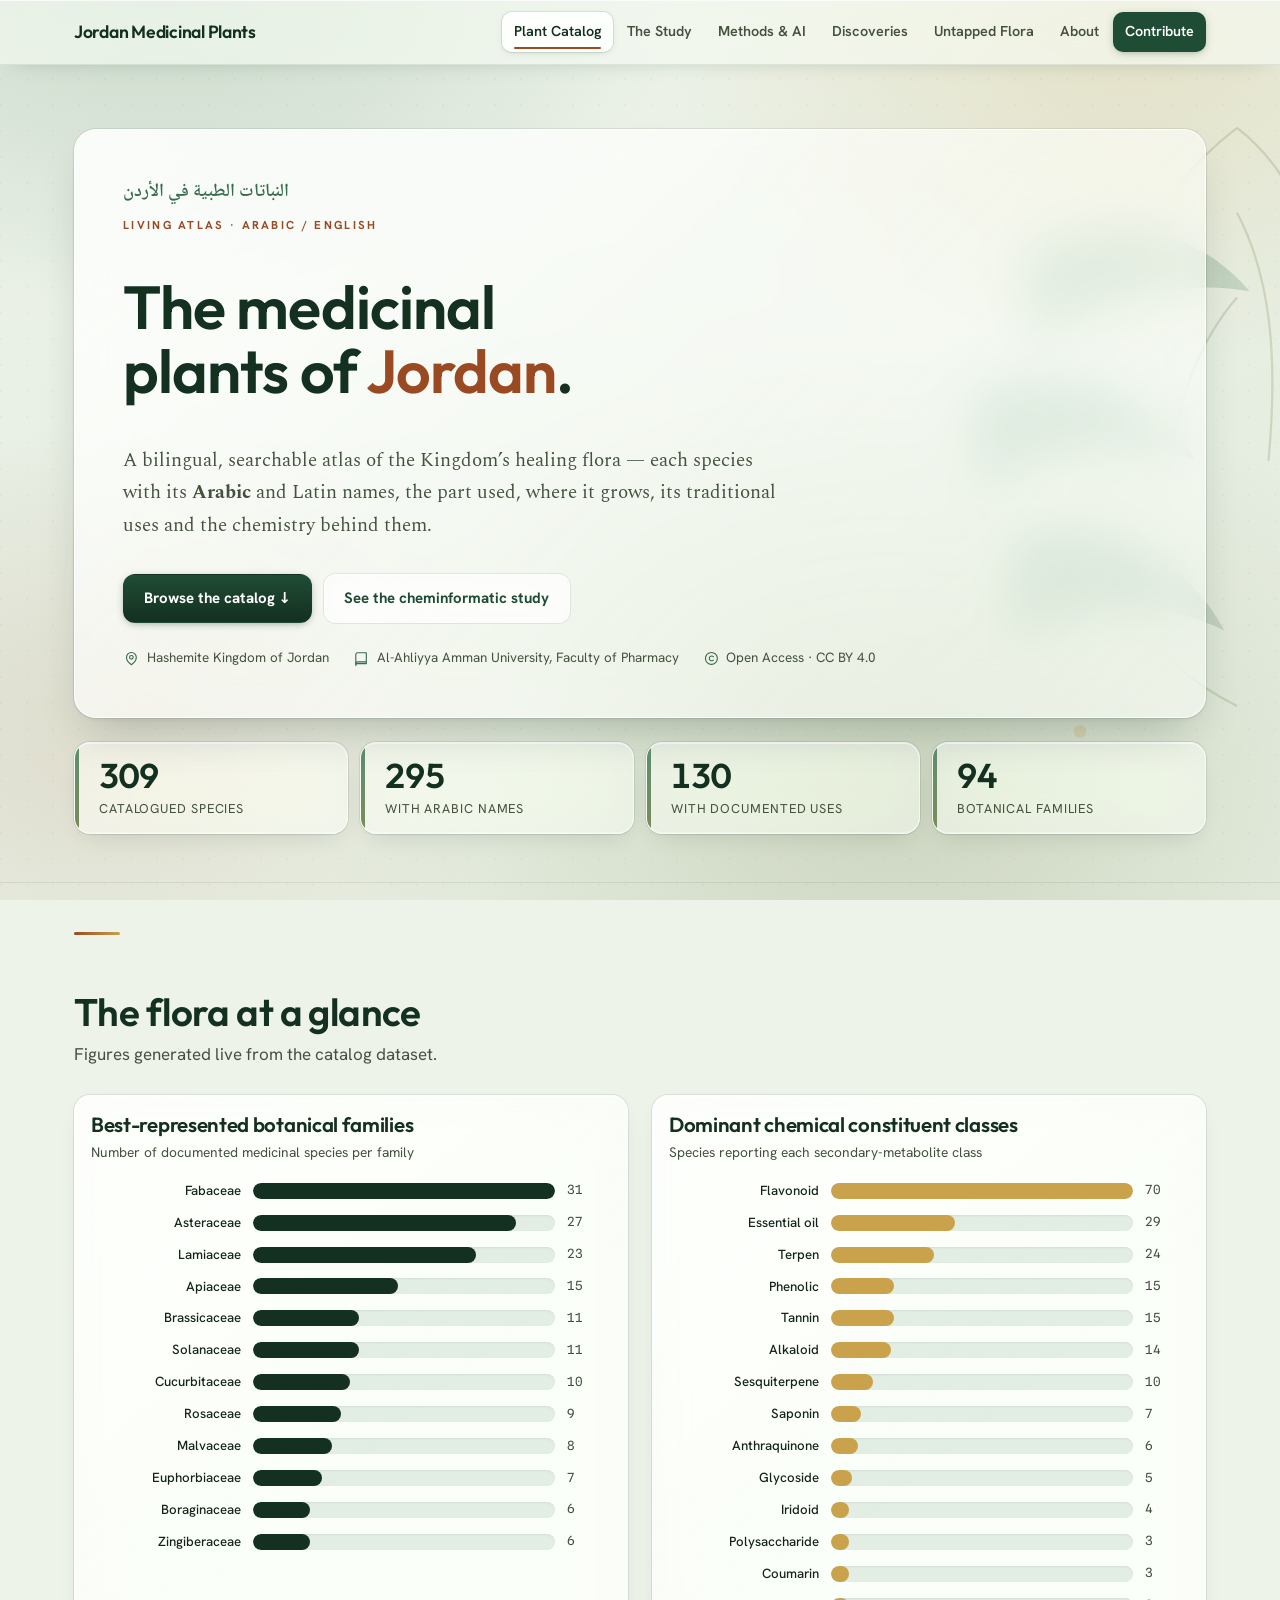
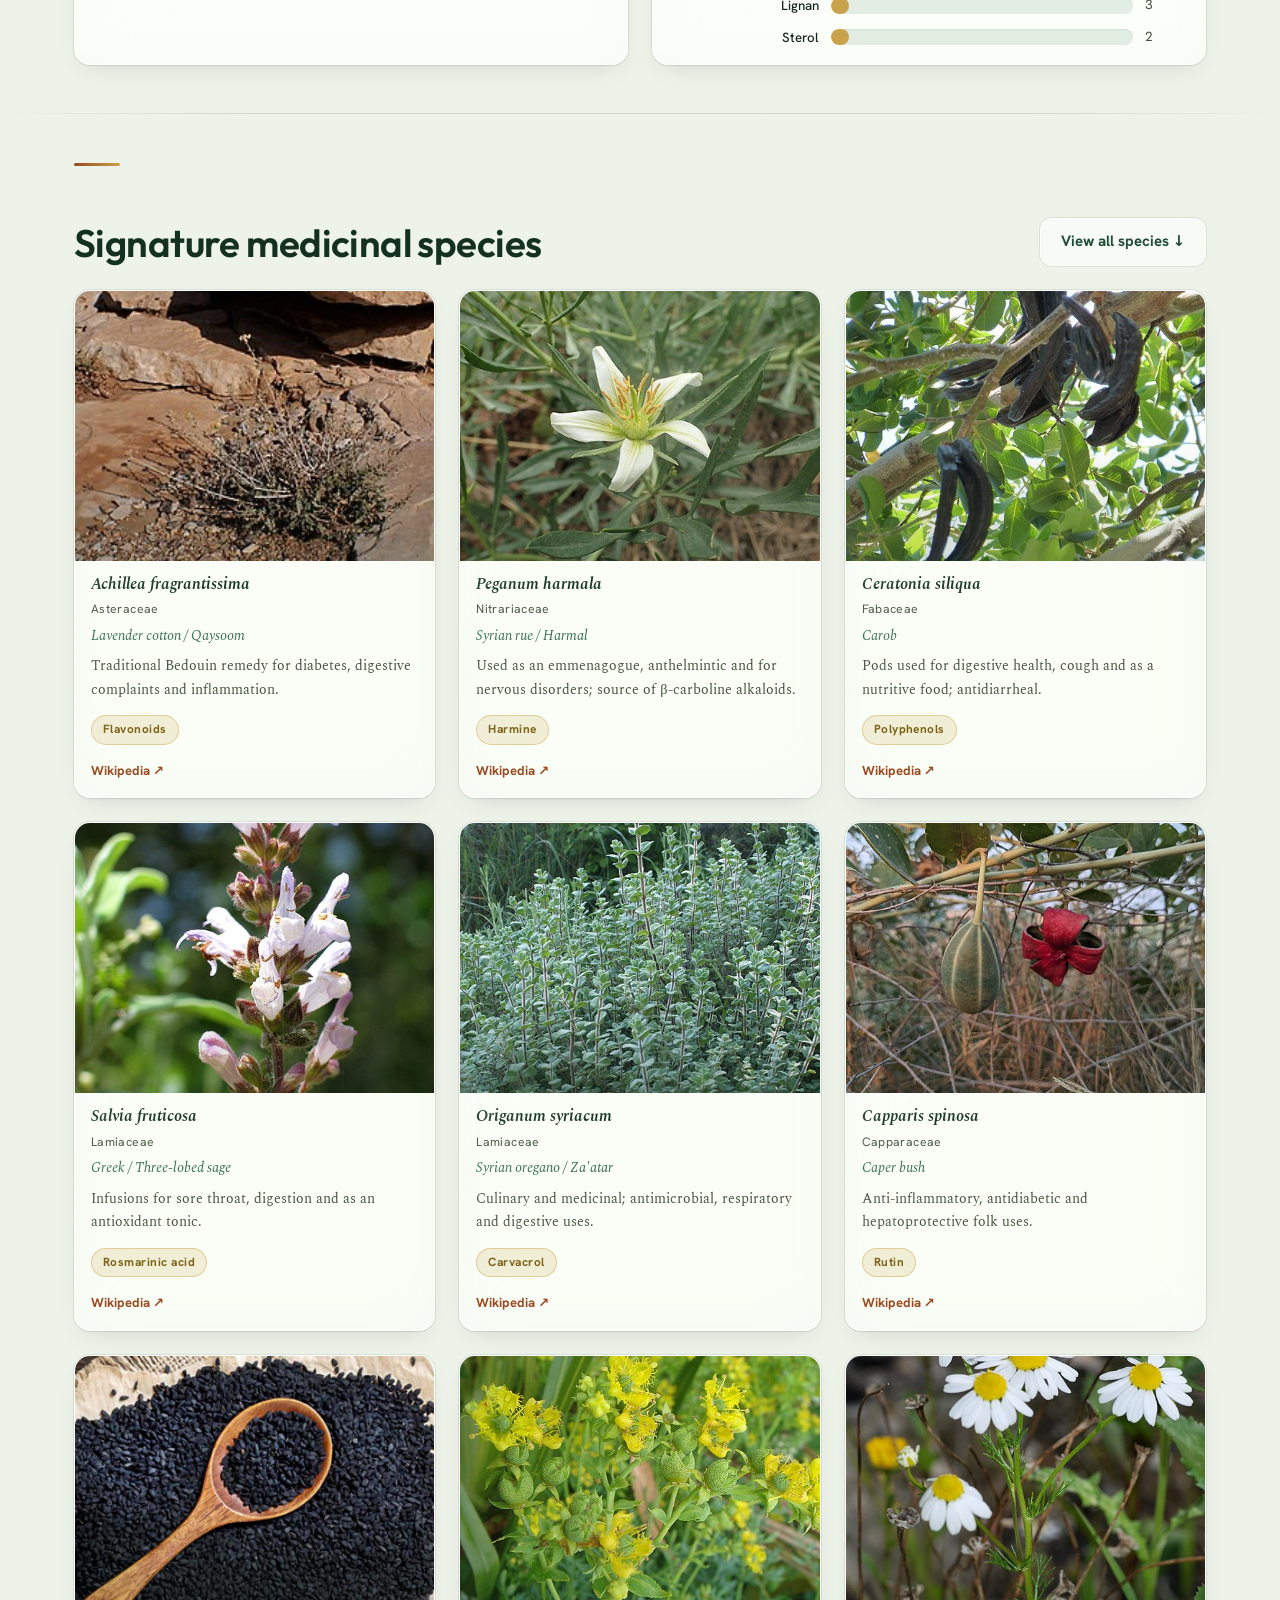
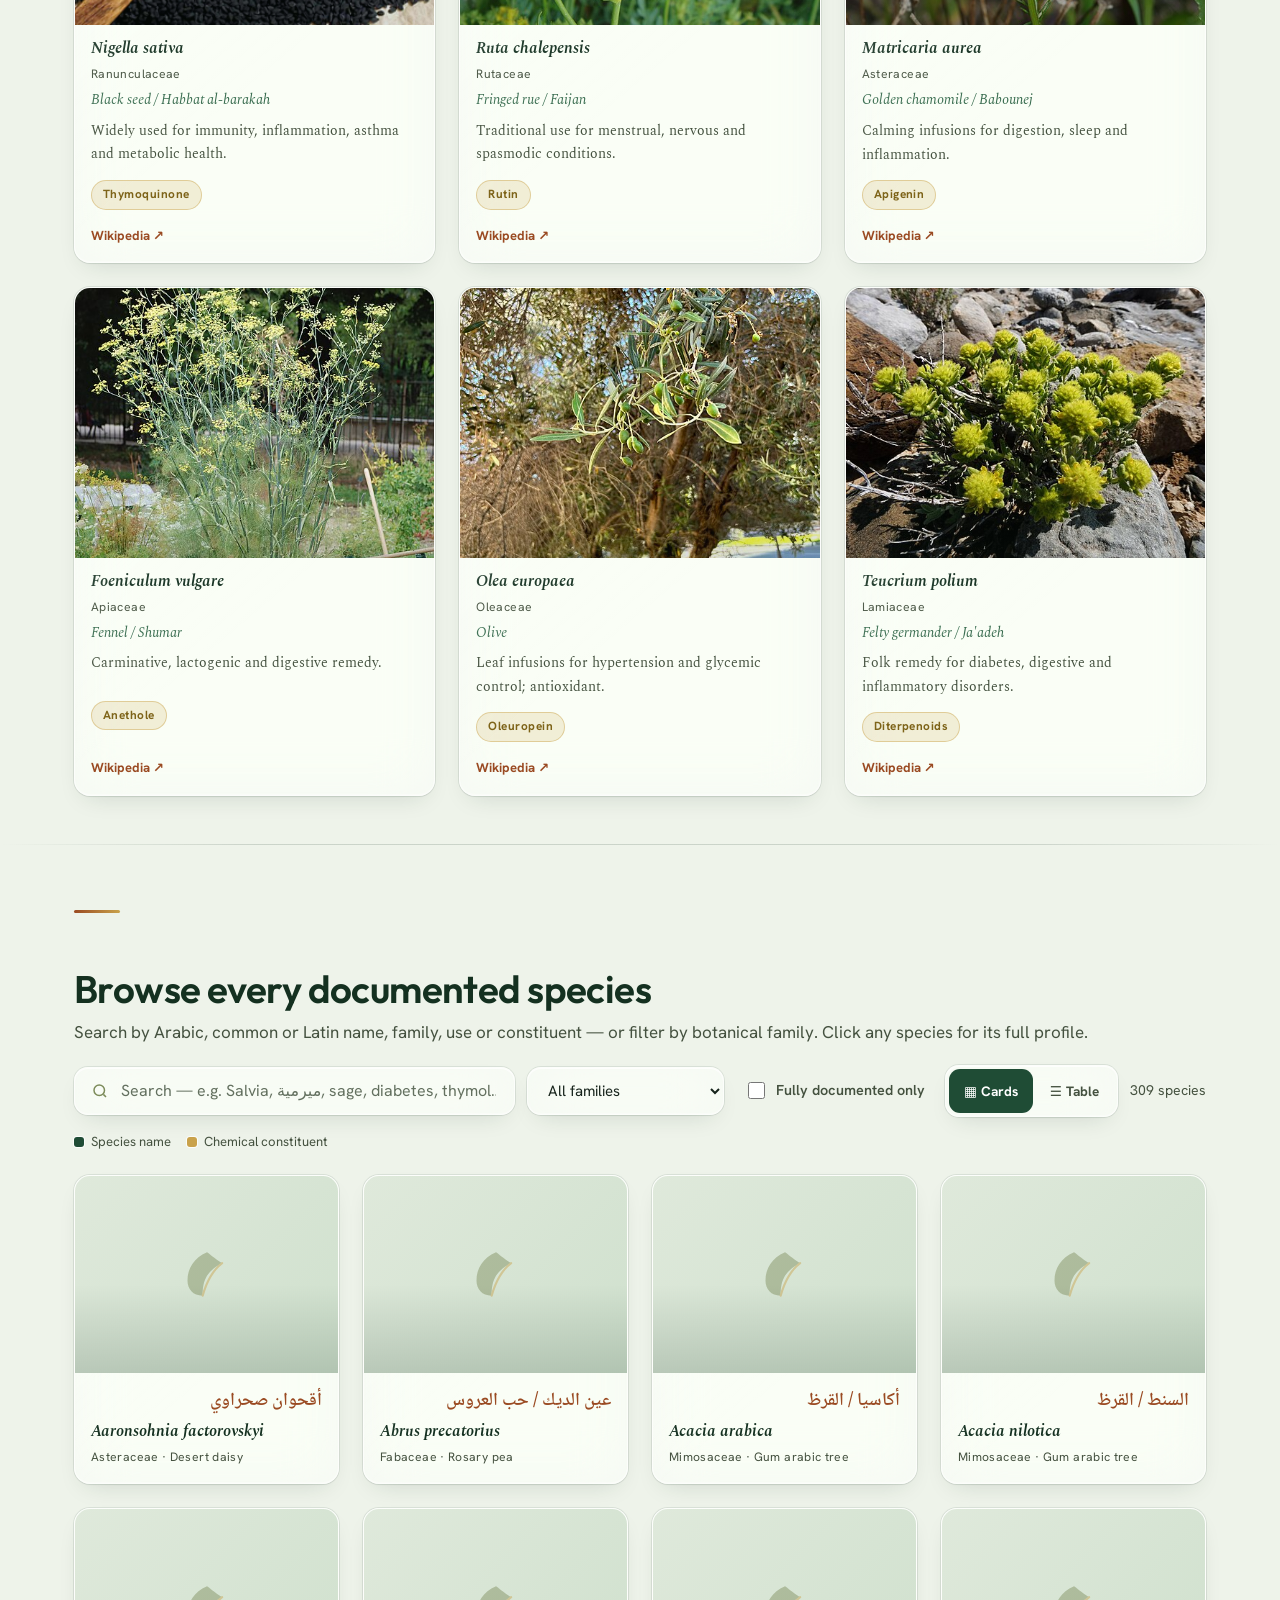
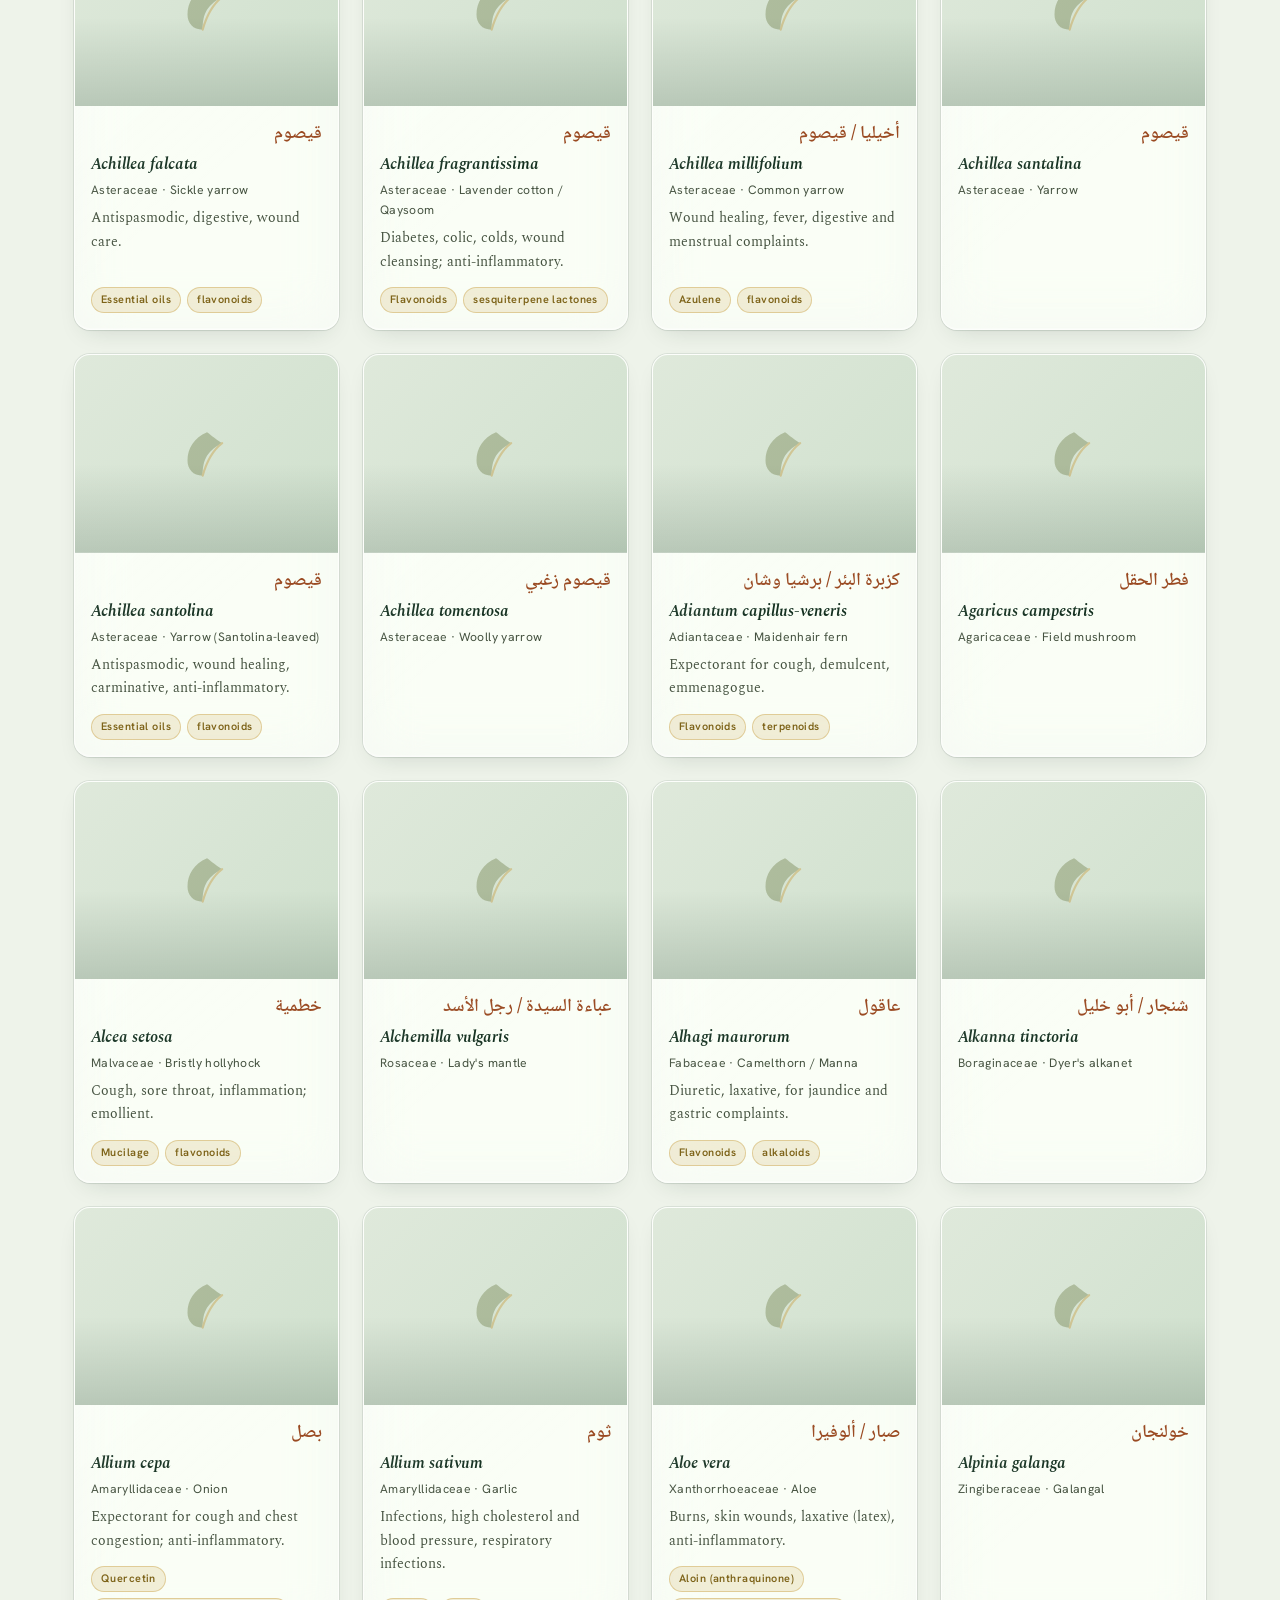
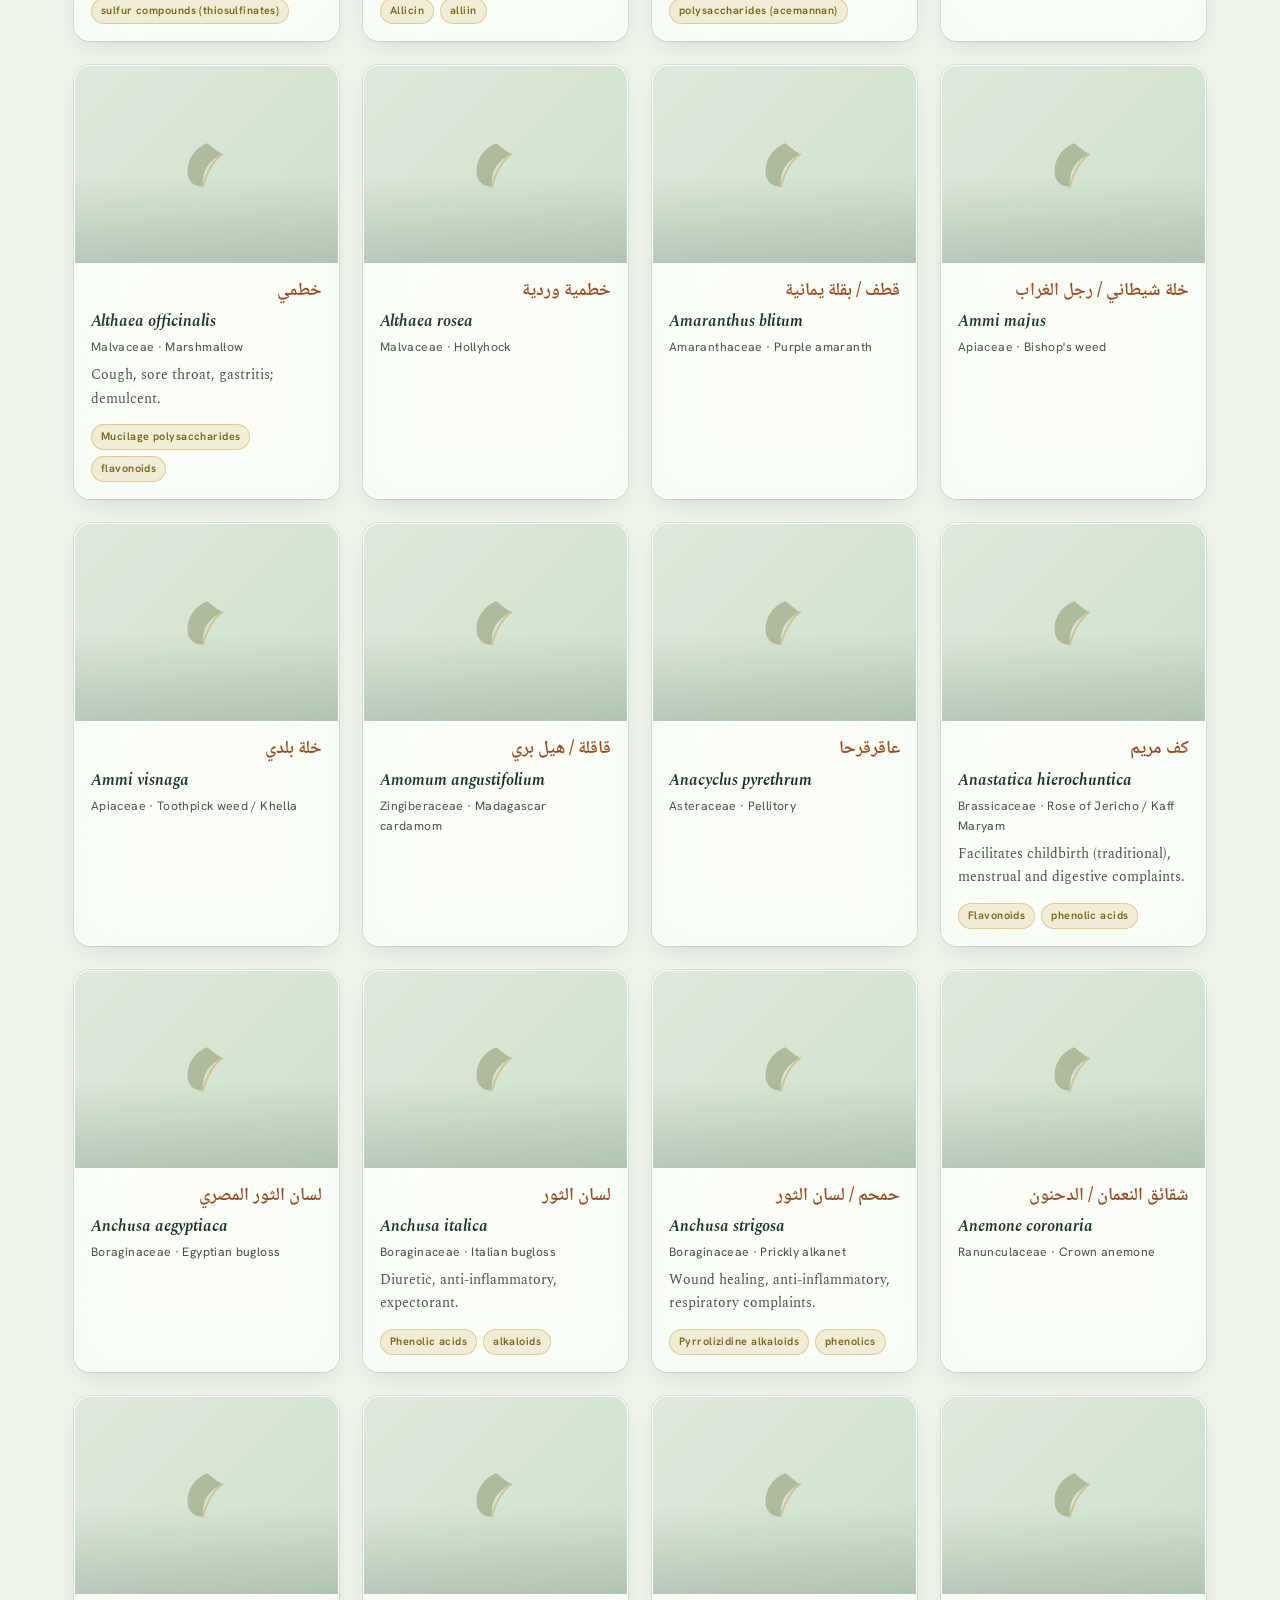
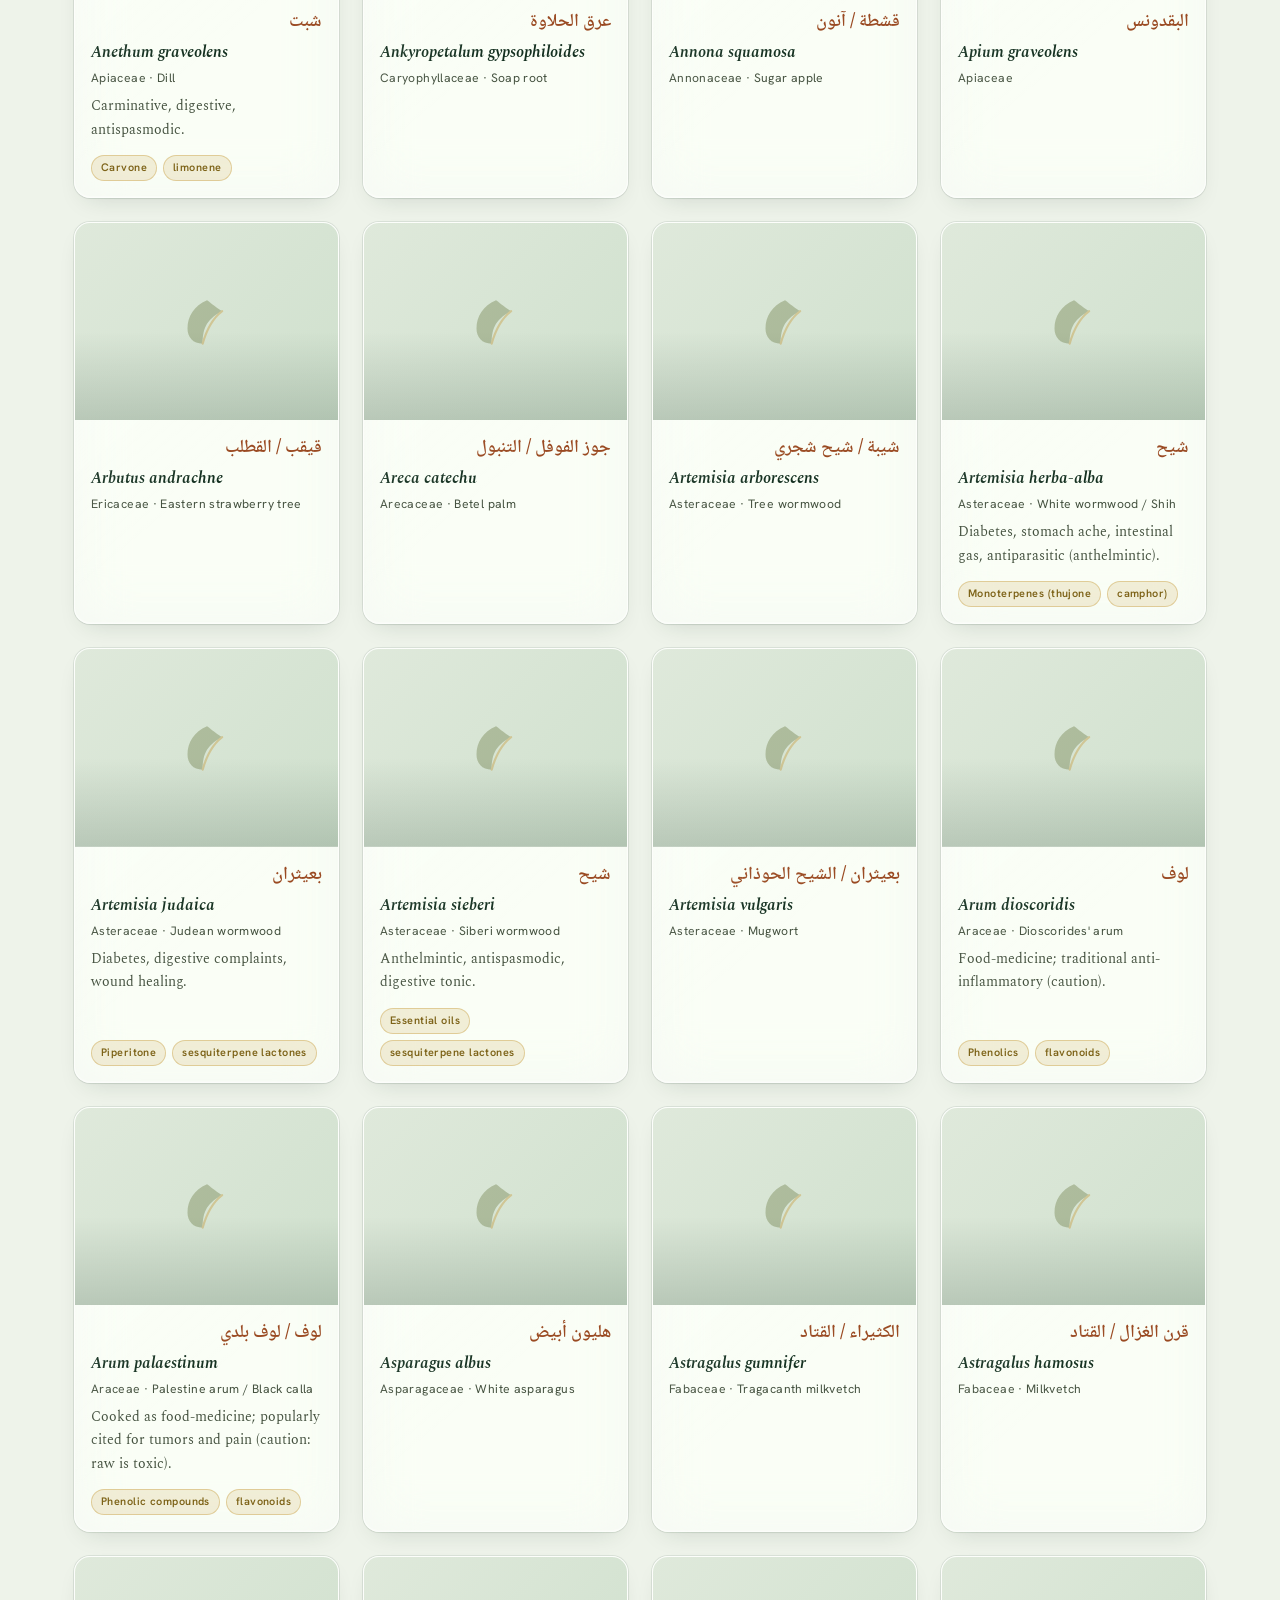
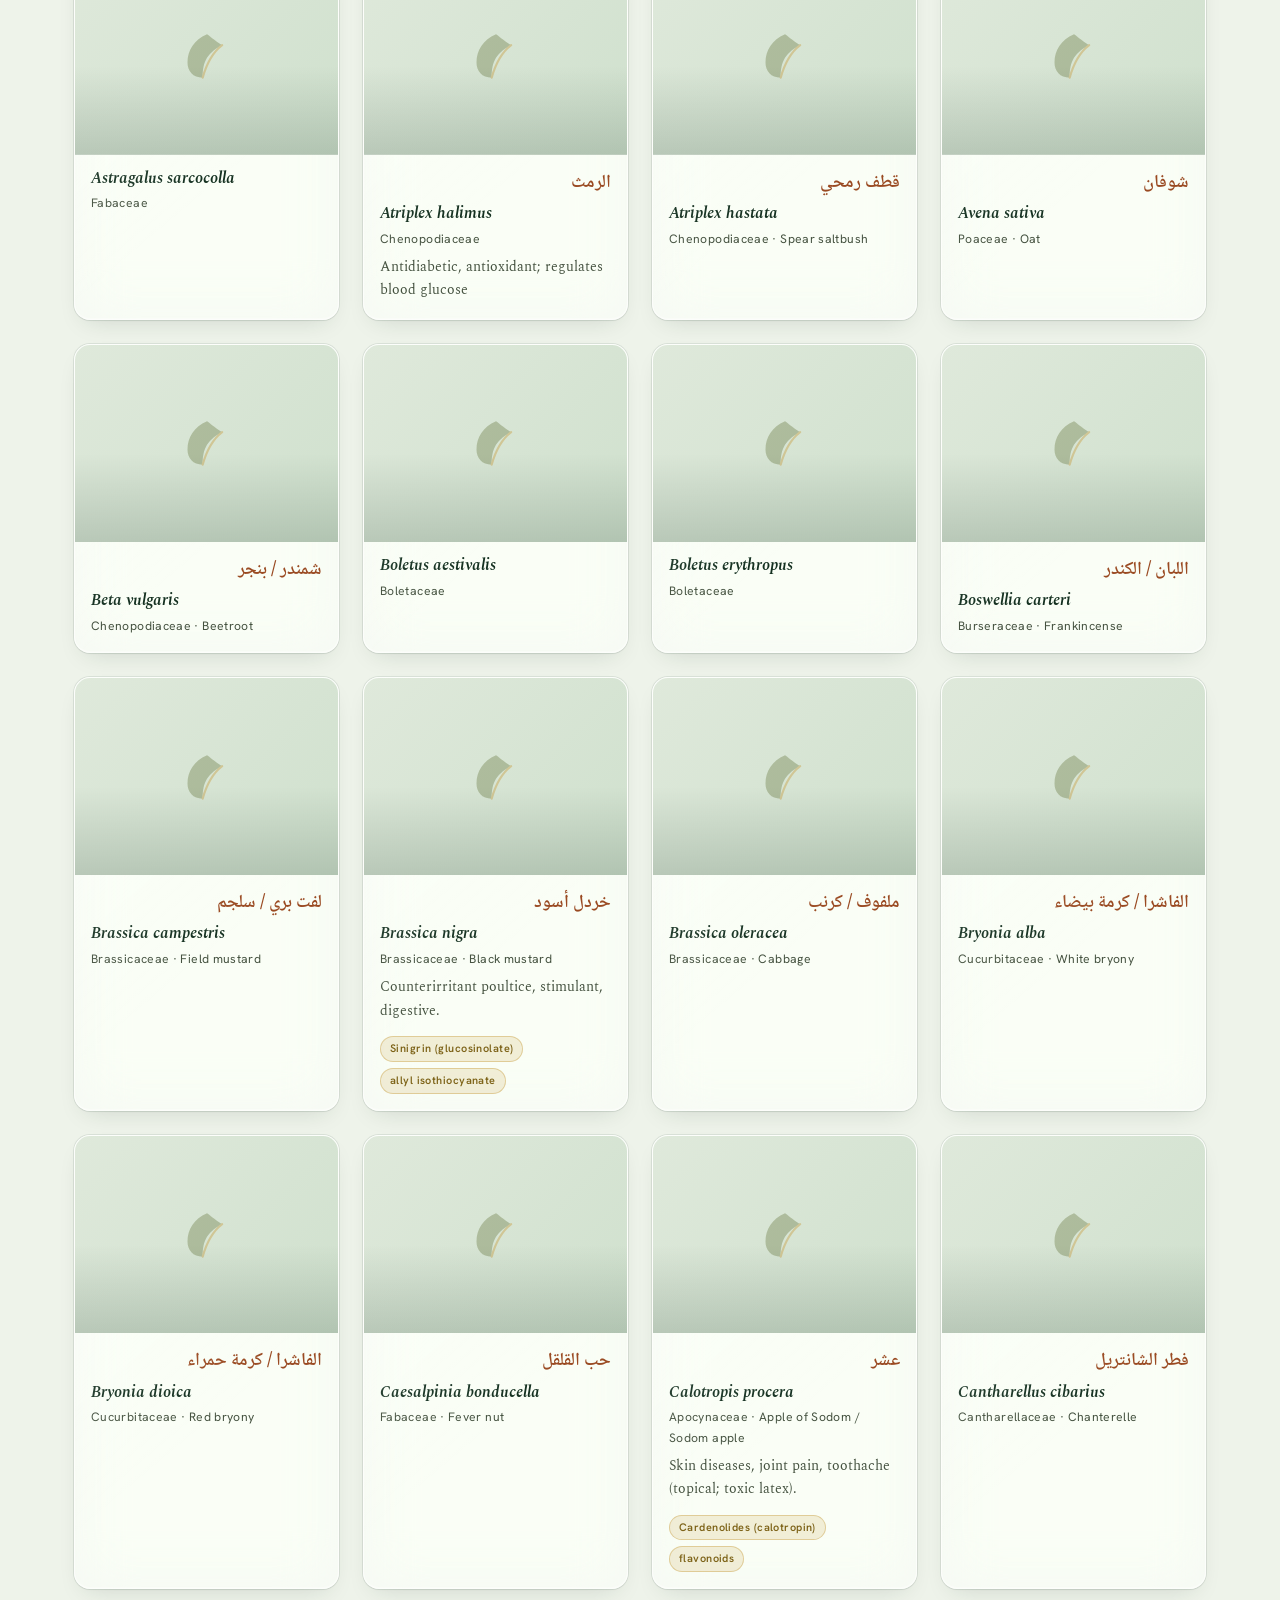
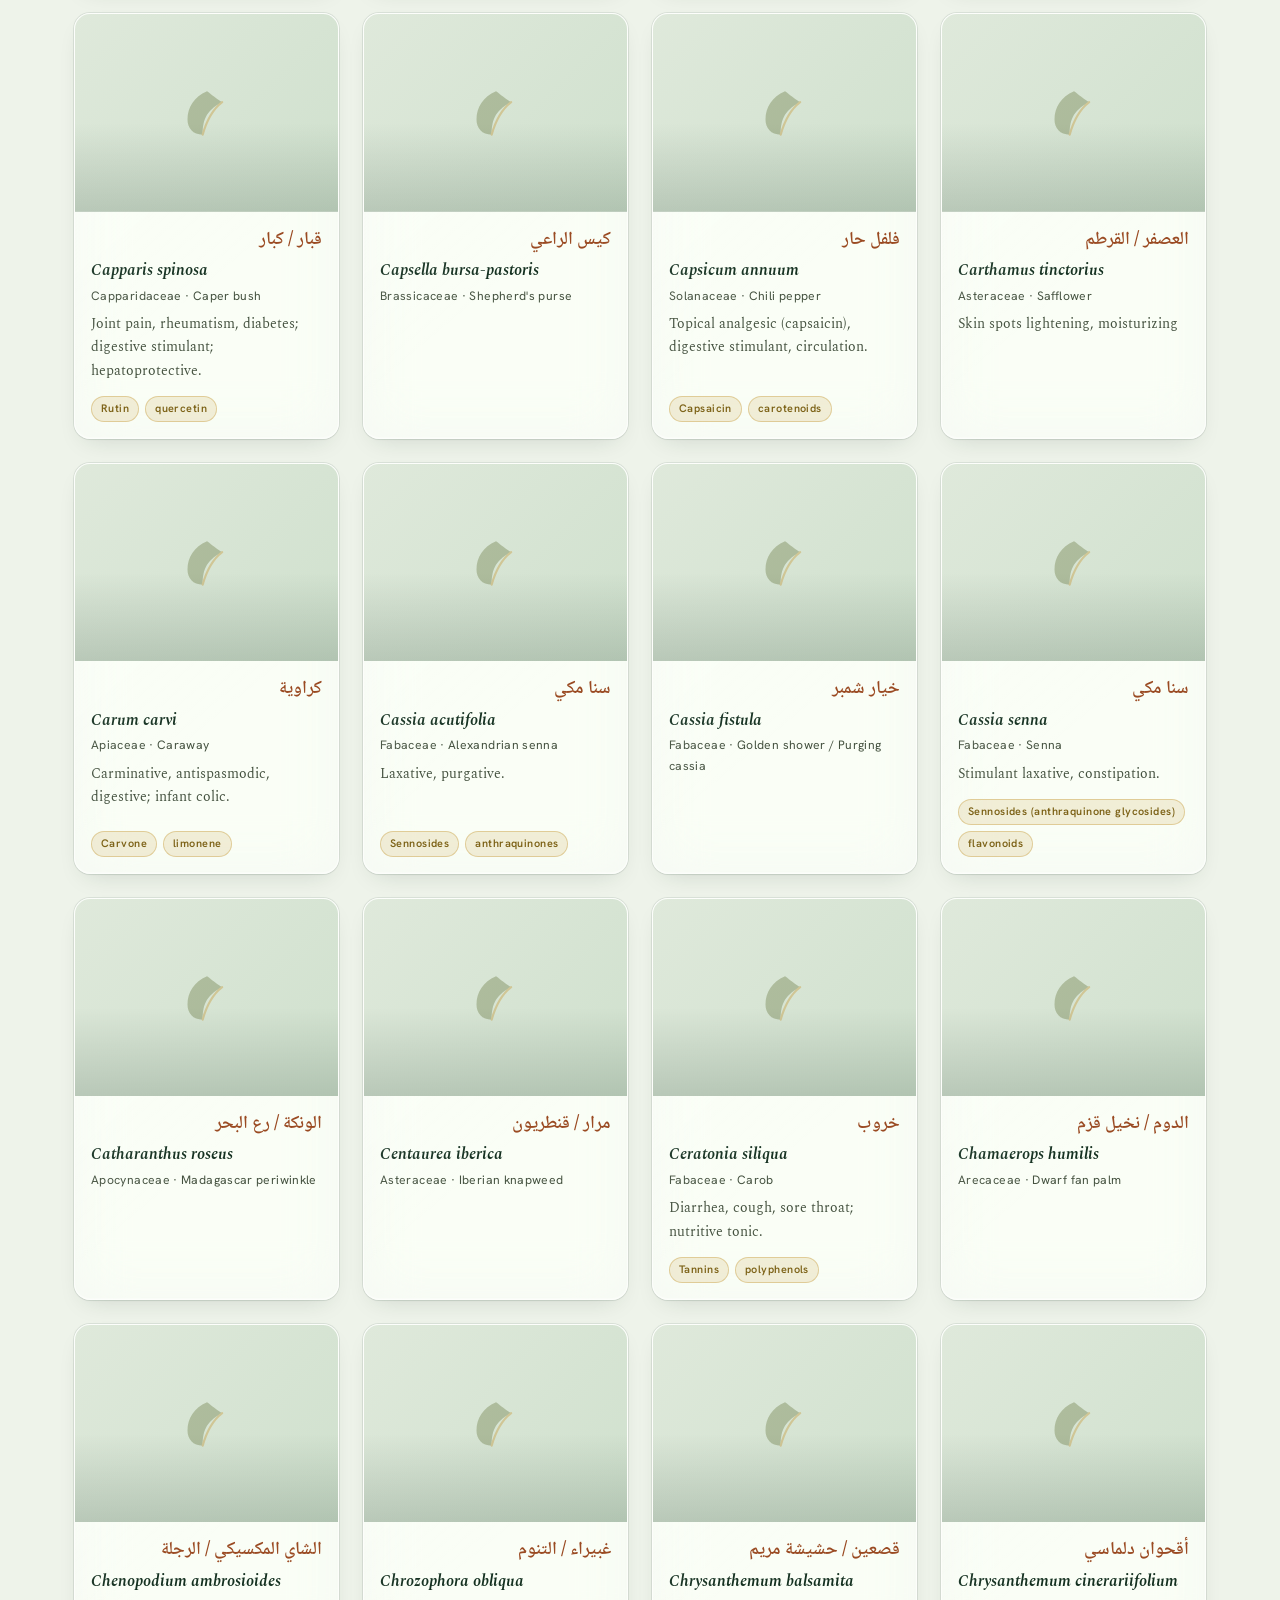
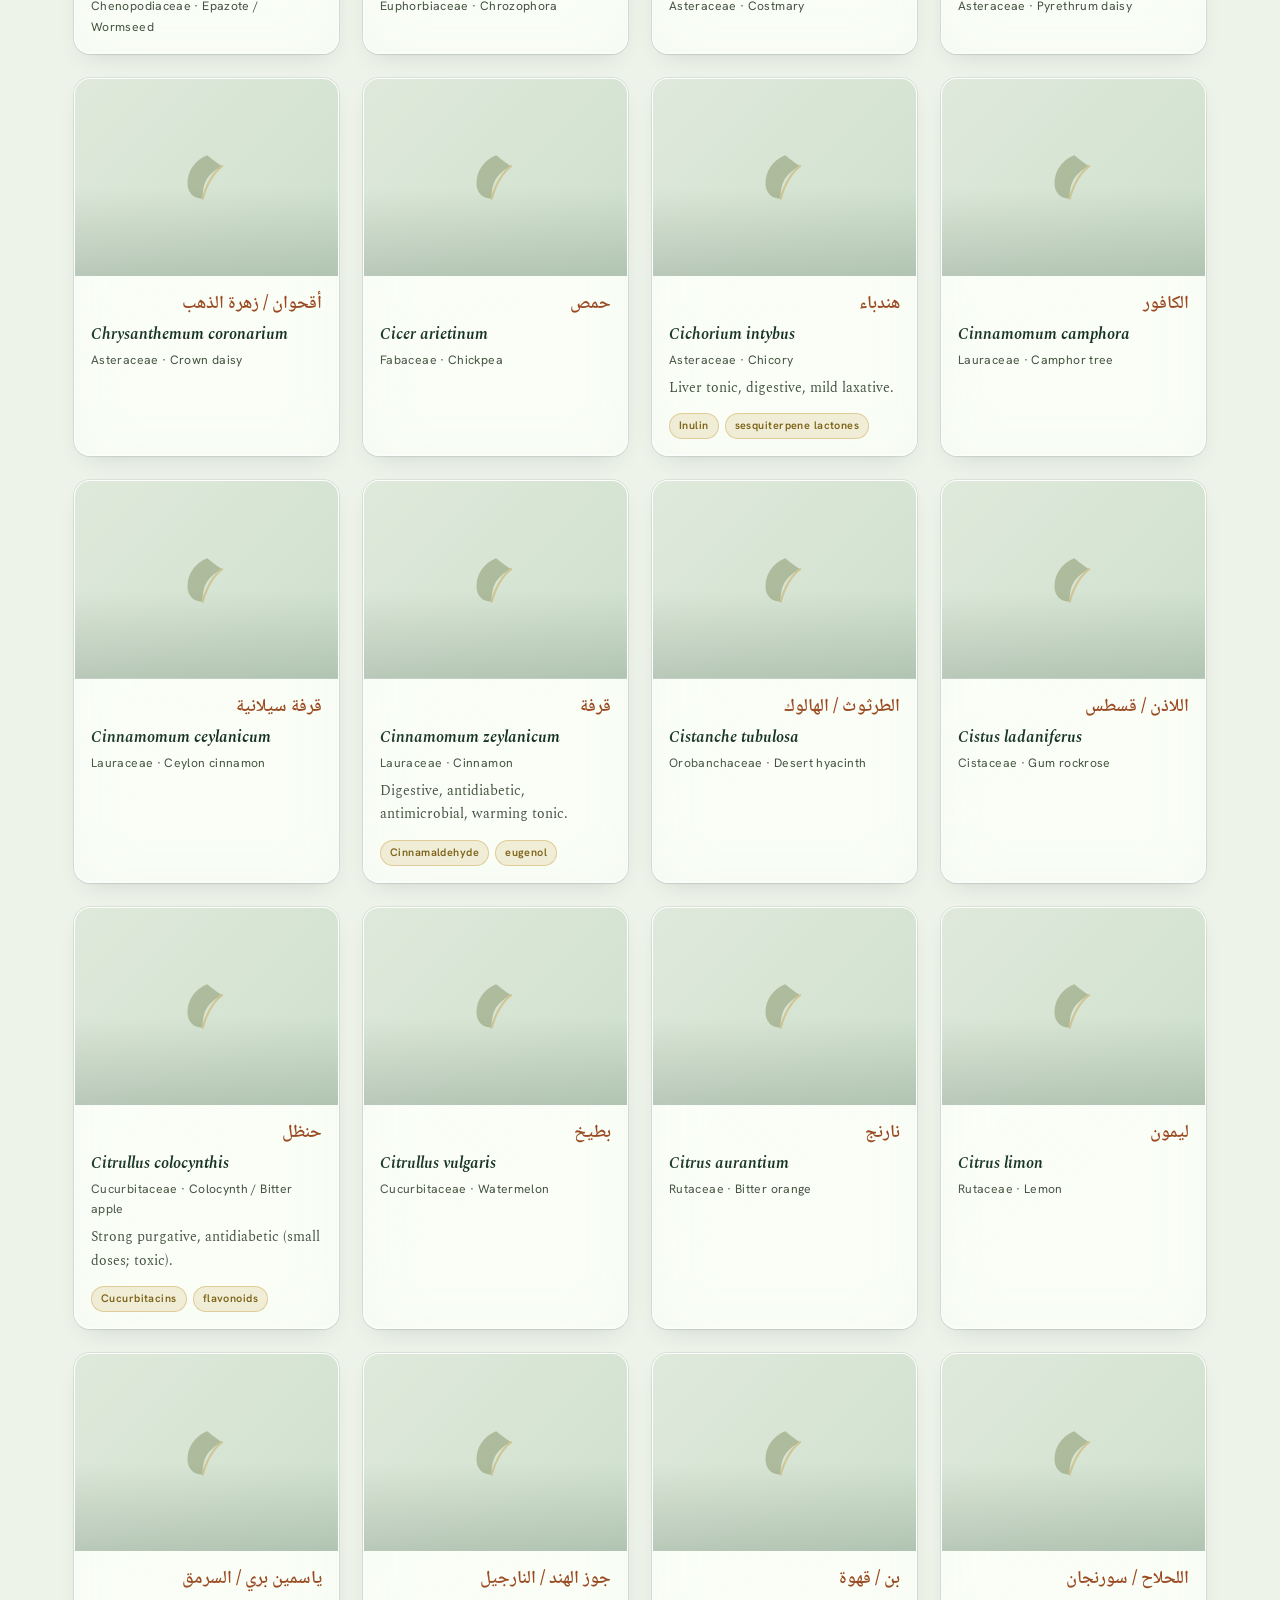
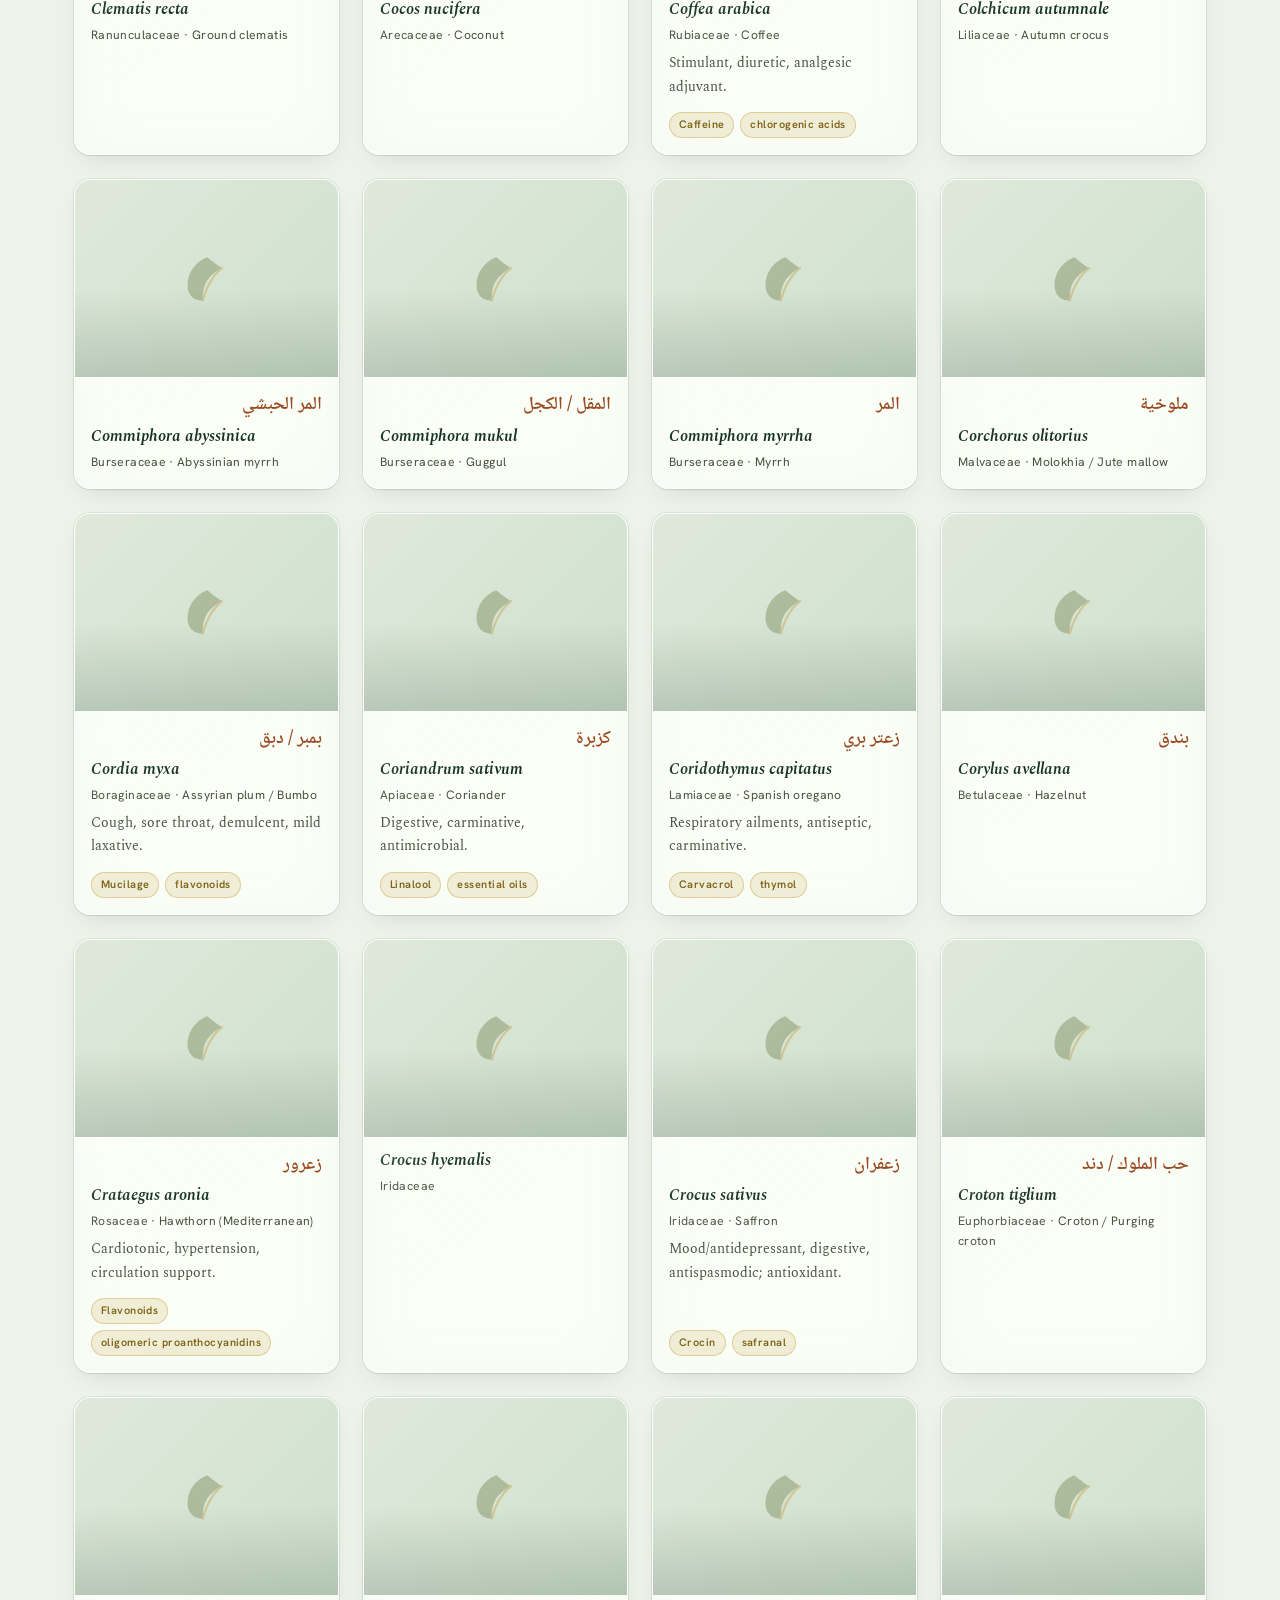
<file: index.html>
<!DOCTYPE html>
<html lang="en">
<head>
<meta charset="UTF-8">
<meta name="viewport" content="width=device-width, initial-scale=1.0">
<title>Jordan Medicinal Plants &mdash; Bilingual Catalog of the Kingdom's Healing Flora</title>
<meta name="description" content="A bilingual (Arabic / English) searchable atlas of Jordan's medicinal plants — names, parts used, regions, traditional uses, chemical constituents, live botanical imagery and full species profiles.">
<link rel="icon" type="image/svg+xml" href="data:image/svg+xml,%3Csvg xmlns='http://www.w3.org/2000/svg' viewBox='0 0 48 48'%3E%3Crect width='48' height='48' rx='10' fill='%23f7f1e3'/%3E%3Cpath d='M24 4C12 9 6 19 6 30c0 8 5 14 14 14 0-12 2-22 18-30C30 9 27 6 24 4Z' fill='%232f6b4f'/%3E%3Cpath d='M20 44C24 30 30 20 38 14' stroke='%23c9a24b' stroke-width='2' stroke-linecap='round' fill='none'/%3E%3C/svg%3E">
<meta property="og:type" content="website">
<meta property="og:site_name" content="Jordan Medicinal Plants">
<meta property="og:title" content="Jordan Medicinal Plants — Bilingual Catalog of the Kingdom's Healing Flora">
<meta property="og:description" content="A bilingual (Arabic / English) searchable atlas of Jordan's medicinal plants — names, parts used, regions, traditional uses, chemical constituents, live botanical imagery and full species profiles.">
<meta property="og:url" content="https://saeedmomo.github.io/jor_med_plant/index.html">
<meta property="og:image" content="https://saeedmomo.github.io/jor_med_plant/images/Jordan_phyto.png">
<meta name="twitter:card" content="summary_large_image">
<link rel="preconnect" href="https://fonts.googleapis.com">
<link rel="preconnect" href="https://fonts.gstatic.com" crossorigin>
<link href="https://fonts.googleapis.com/css2?family=Outfit:wght@300;400;500;600;700&family=Spectral:ital,wght@0,400;0,500;1,400&family=Hanken+Grotesk:wght@400;500;600;700;800&family=Spline+Sans+Mono:wght@400;500&family=Noto+Naskh+Arabic:wght@400;500;600;700&display=swap" rel="stylesheet">
<link rel="stylesheet" href="assets/css/style.css?v=4">
</head>
<body>
<div id="site-nav"></div>
<main id="main">

<!-- HERO -->
<div class="hero hero-catalog">
  <div class="hero-deco" aria-hidden="true">
    <svg viewBox="0 0 1200 520" preserveAspectRatio="xMidYMid slice" style="width:100%;height:100%">
      <defs>
        <linearGradient id="frond" x1="0" y1="0" x2="1" y2="1">
          <stop offset="0" stop-color="#5d8f70" stop-opacity=".55"/>
          <stop offset="1" stop-color="#376b4e" stop-opacity=".30"/>
        </linearGradient>
      </defs>
      <!-- sage line-art sprigs, right -->
      <g fill="none" stroke="#7c8b5a" stroke-width="1.4" opacity=".45">
        <path d="M980 40c-60 46-92 118-92 212 0 74 32 126 92 156"/>
        <path d="M980 40c42 32 62 94 62 178M980 94c22 42 26 94 20 158M980 148c-28 32-46 84-46 148"/>
        <path d="M1096 20c-52 64-74 158-52 264"/>
        <path d="M1096 20c32 42 38 116 26 190M1096 72c-20 52-24 126-8 200"/>
      </g>
      <!-- soft olive-leaf forms, mid-right -->
      <g fill="url(#frond)">
        <path d="M842 118c58-26 112-14 146 26-44-8-92 4-140 34Z"/>
        <path d="M812 206c62-18 114 2 142 46-42-16-92-10-142 18Z"/>
        <path d="M838 300c60-12 110 14 134 60-40-20-90-20-138 8Z"/>
      </g>
      <!-- chamomile disc florets / seed marks -->
      <g fill="#c9a24b" opacity=".42">
        <circle cx="880" cy="424" r="4"/><circle cx="930" cy="372" r="3"/>
        <circle cx="1028" cy="296" r="3.5"/><circle cx="1104" cy="236" r="2.6"/>
        <circle cx="792" cy="352" r="2.6"/>
      </g>
      <!-- faint sprigs, far left, to balance the field -->
      <g fill="none" stroke="#7c8b5a" stroke-width="1.2" opacity=".22">
        <path d="M74 470c-14-64-4-124 34-178"/>
        <path d="M108 292c18 34 20 84 12 132M96 344c-20 26-30 70-32 122"/>
      </g>
    </svg>
  </div>
  <div class="wrap">
    <div class="hero-copy reveal">
      <div class="hero-panel">
        <p class="hero-ar" lang="ar" dir="rtl">النباتات الطبية في الأردن</p>
        <p class="eyebrow">Living Atlas &middot; Arabic / English</p>
        <h1>The medicinal plants of <span style="color:var(--clay)">Jordan</span>.</h1>
        <p class="lead">A bilingual, searchable atlas of the Kingdom&rsquo;s healing flora &mdash; each species with its <strong>Arabic</strong> and Latin names, the part used, where it grows, its traditional uses and the chemistry behind them.</p>
        <div class="hero-cta">
          <a class="btn btn-primary" href="#browse">Browse the catalog &darr;</a>
          <a class="btn btn-ghost" href="study.html">See the cheminformatic study</a>
        </div>
        <div class="hero-meta">
          <span><svg class="icon" viewBox="0 0 24 24" aria-hidden="true"><path d="M12 21s-7-5.1-7-10.4A7 7 0 0 1 19 10.6C19 15.9 12 21 12 21Z"/><circle cx="12" cy="10.4" r="2.6"/></svg>Hashemite Kingdom of Jordan</span>
          <span><svg class="icon" viewBox="0 0 24 24" aria-hidden="true"><path d="M4 6.5A2.5 2.5 0 0 1 6.5 4H19v15.5H6.5A2.5 2.5 0 0 0 4 22Z"/><path d="M4 19.5A2.5 2.5 0 0 1 6.5 17H19"/></svg>Al-Ahliyya Amman University, Faculty of Pharmacy</span>
          <span><svg class="icon" viewBox="0 0 24 24" aria-hidden="true"><circle cx="12" cy="12" r="8.5"/><path d="M14.8 9.6a3.4 3.4 0 1 0 0 4.8"/></svg>Open Access &middot; CC BY 4.0</span>
        </div>
      </div>
      <div class="statline" id="catStats" style="margin-top:var(--sp-5)"></div>
    </div>
  </div>
</div>

<!-- FIGURES -->
<section class="section-tight">
  <div class="wrap">
    <span class="kicker-rule"></span>
    <h2 style="margin-bottom:6px">The flora at a glance</h2>
    <p class="muted" style="margin-bottom:26px">Figures generated live from the catalog dataset.</p>
    <div class="grid g2">
      <div class="figframe reveal">
        <h3 style="margin:0 0 4px">Best-represented botanical families</h3>
        <p class="muted" style="font-size:.86rem;margin:0 0 16px">Number of documented medicinal species per family</p>
        <div class="barchart" id="famFigure"></div>
      </div>
      <div class="figframe reveal">
        <h3 style="margin:0 0 4px">Dominant chemical constituent classes</h3>
        <p class="muted" style="font-size:.86rem;margin:0 0 16px">Species reporting each secondary-metabolite class</p>
        <div class="barchart" id="chemFigure"></div>
      </div>
    </div>
  </div>
</section>

<hr class="divider">

<!-- FEATURED -->
<section class="section-tight">
  <div class="wrap">
    <div class="reveal" style="display:flex;justify-content:space-between;align-items:end;gap:20px;flex-wrap:wrap;margin-bottom:24px">
      <div><span class="kicker-rule"></span><h2 class="mb0">Signature medicinal species</h2></div>
      <a class="btn btn-ghost" href="#browse">View all species &darr;</a>
    </div>
    <div class="feat-grid" id="featuredCatalog"></div>
  </div>
</section>

<hr class="divider">

<!-- FULL BROWSER -->
<section id="browse">
  <div class="wrap">
    <span class="kicker-rule"></span>
    <h2 style="margin-bottom:6px">Browse every documented species</h2>
    <p class="muted">Search by Arabic, common or Latin name, family, use or constituent &mdash; or filter by botanical family. Click any species for its full profile.</p>

    <div class="toolbar">
      <div class="search">
        <svg width="18" height="18" viewBox="0 0 24 24" fill="none" stroke="#7c8b5a" stroke-width="2" aria-hidden="true"><circle cx="11" cy="11" r="7"/><path d="m20 20-3.5-3.5"/></svg>
        <label class="sr-only" for="plantSearch">Search the plant catalog</label>
        <input id="plantSearch" type="text" placeholder="Search &mdash; e.g. Salvia, ميرمية, sage, diabetes, thymol&hellip;" autocomplete="off">
      </div>
      <label class="sr-only" for="famSelect">Filter by botanical family</label>
      <select class="select" id="famSelect"><option value="">All families</option></select>
      <label class="chk"><input type="checkbox" id="docToggle"> Fully documented only</label>
      <div class="viewtog" role="group" aria-label="Catalog view">
        <button data-view="grid" class="active" aria-pressed="true">&#9638; Cards</button>
        <button data-view="table" aria-pressed="false">&#9776; Table</button>
      </div>
      <span class="count-note" id="catCount" aria-live="polite"></span>
    </div>
    <p class="legend" style="margin:-10px 0 22px">
      <span class="dot taxon">Species name</span>
      <span class="dot compound">Chemical constituent</span>
    </p>

    <div class="plant-grid" id="plantGrid"></div>
    <p class="note" style="margin-top:22px">Botanical photographs and summaries load live from Wikipedia / Wikimedia Commons and are attributed to their source. Ethnobotanical data (Arabic names, parts, regions, uses) is compiled from Jordanian field surveys and student documentation; chemical constituents are curated from the phytochemical literature.</p>
  </div>
</section>

<!-- COLLABORATE CALLOUT -->
<section class="section-tight">
  <div class="wrap">
    <div class="callout reveal split" style="display:grid;grid-template-columns:1.4fr 1fr;gap:30px;align-items:center">
      <div>
        <h2 style="margin-top:0">Help complete Jordan&rsquo;s national plant record.</h2>
        <p class="mb0">Researchers and students can contribute species profiles, Arabic names, field observations and phytochemical data &mdash; growing this into a living national database of Jordanian flora.</p>
      </div>
      <div style="text-align:right"><a class="btn btn-clay" href="collaborate.html">Contribute data &rarr;</a></div>
    </div>
  </div>
</section>

</main>
<div id="site-footer"></div>

<script src="assets/js/data.js?v=12"></script>
<script src="assets/js/plants_enriched.js?v=12"></script>
<script src="assets/js/plants.js?v=12"></script>
<script>
  (function () {
    var d = window.JMP_PLANTS || [];
    var ar = d.filter(function (p) { return p.ar; }).length;
    var uses = d.filter(function (p) { return p.uses; }).length;
    var fams = {}; d.forEach(function (p) { if (p.f) fams[p.f] = 1; });
    var items = [
      [d.length, "Catalogued species"],
      [ar, "With Arabic names"],
      [uses, "With documented uses"],
      [Object.keys(fams).length, "Botanical families"]
    ];
    var host = document.getElementById("catStats");
    if (host) host.innerHTML = items.map(function (i) {
      return '<div class="stat"><div class="num">' + i[0] + '</div><div class="lbl">' + i[1] + '</div></div>';
    }).join("");
    renderFeatured("featuredCatalog");
    renderCatalogFigures();
    initCatalog();
  })();
</script>
<script src="assets/js/components.js?v=4"></script>
</body>
</html>
</file>
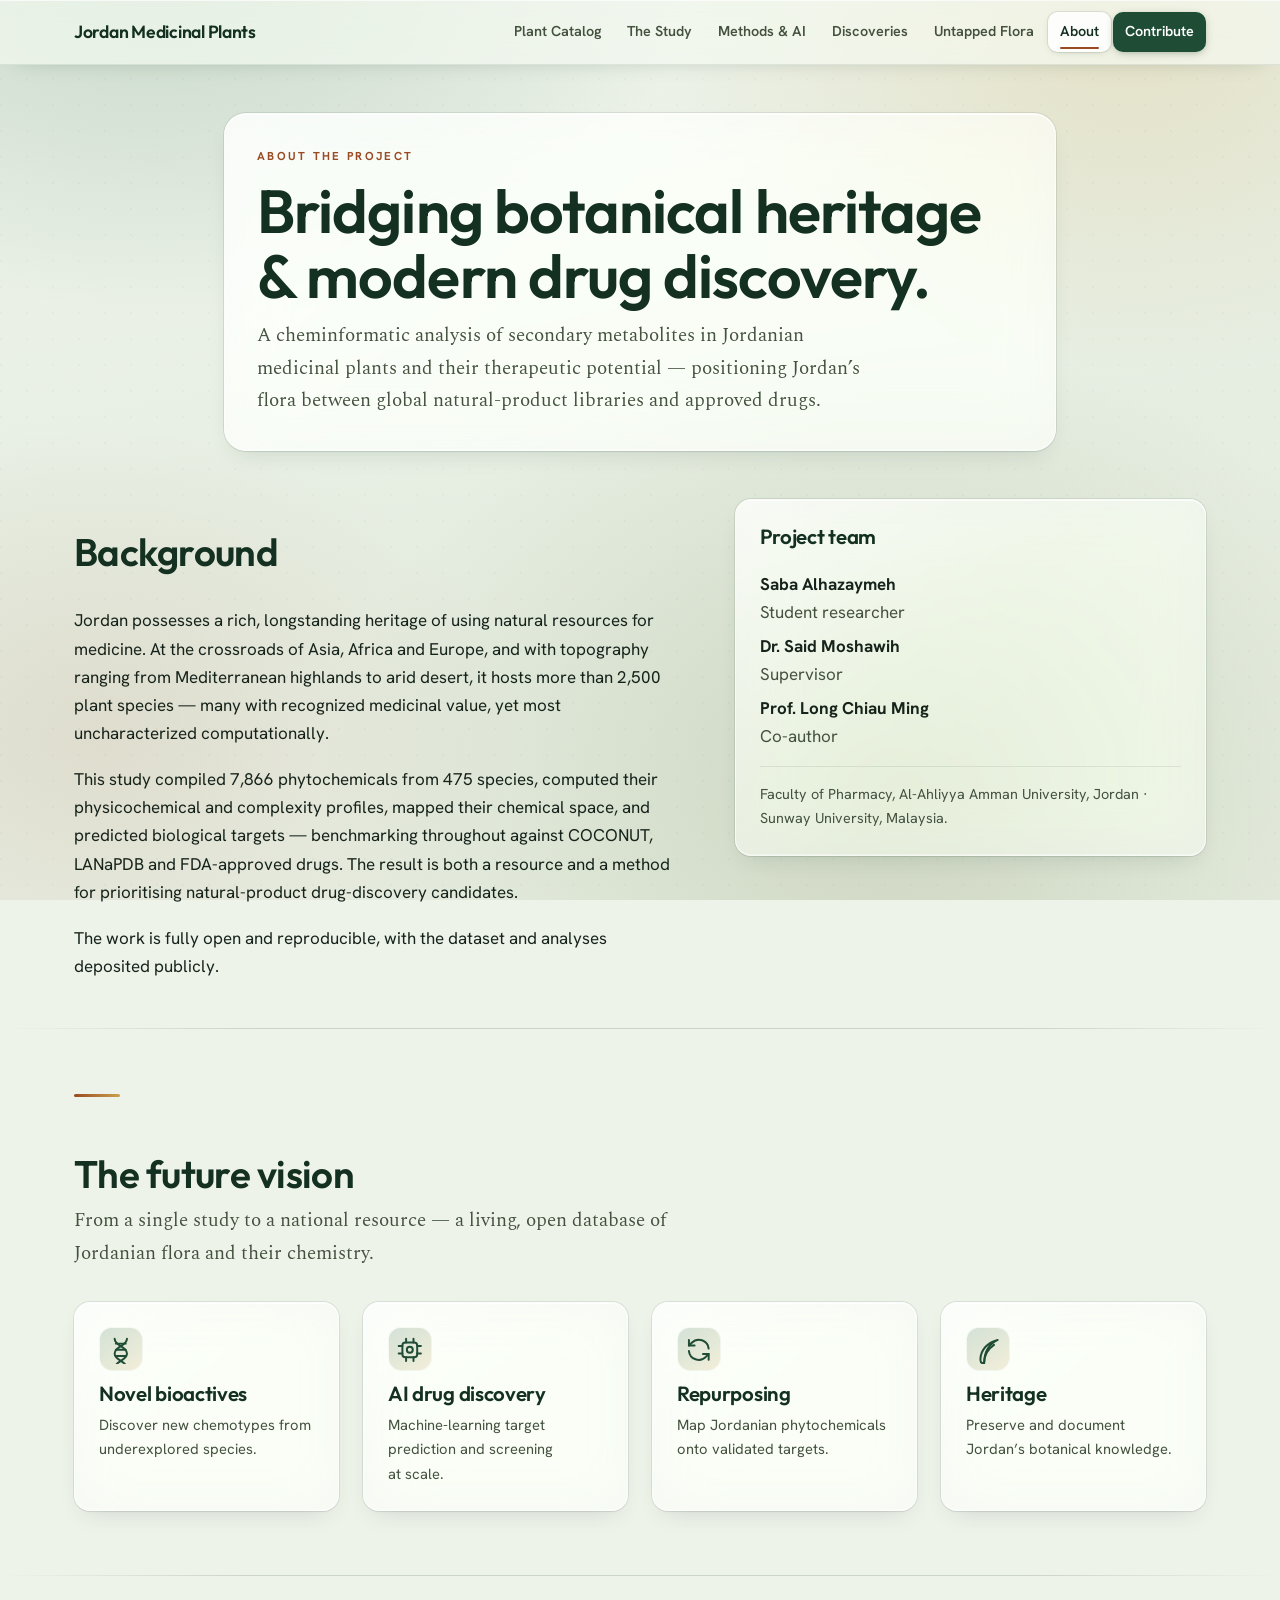
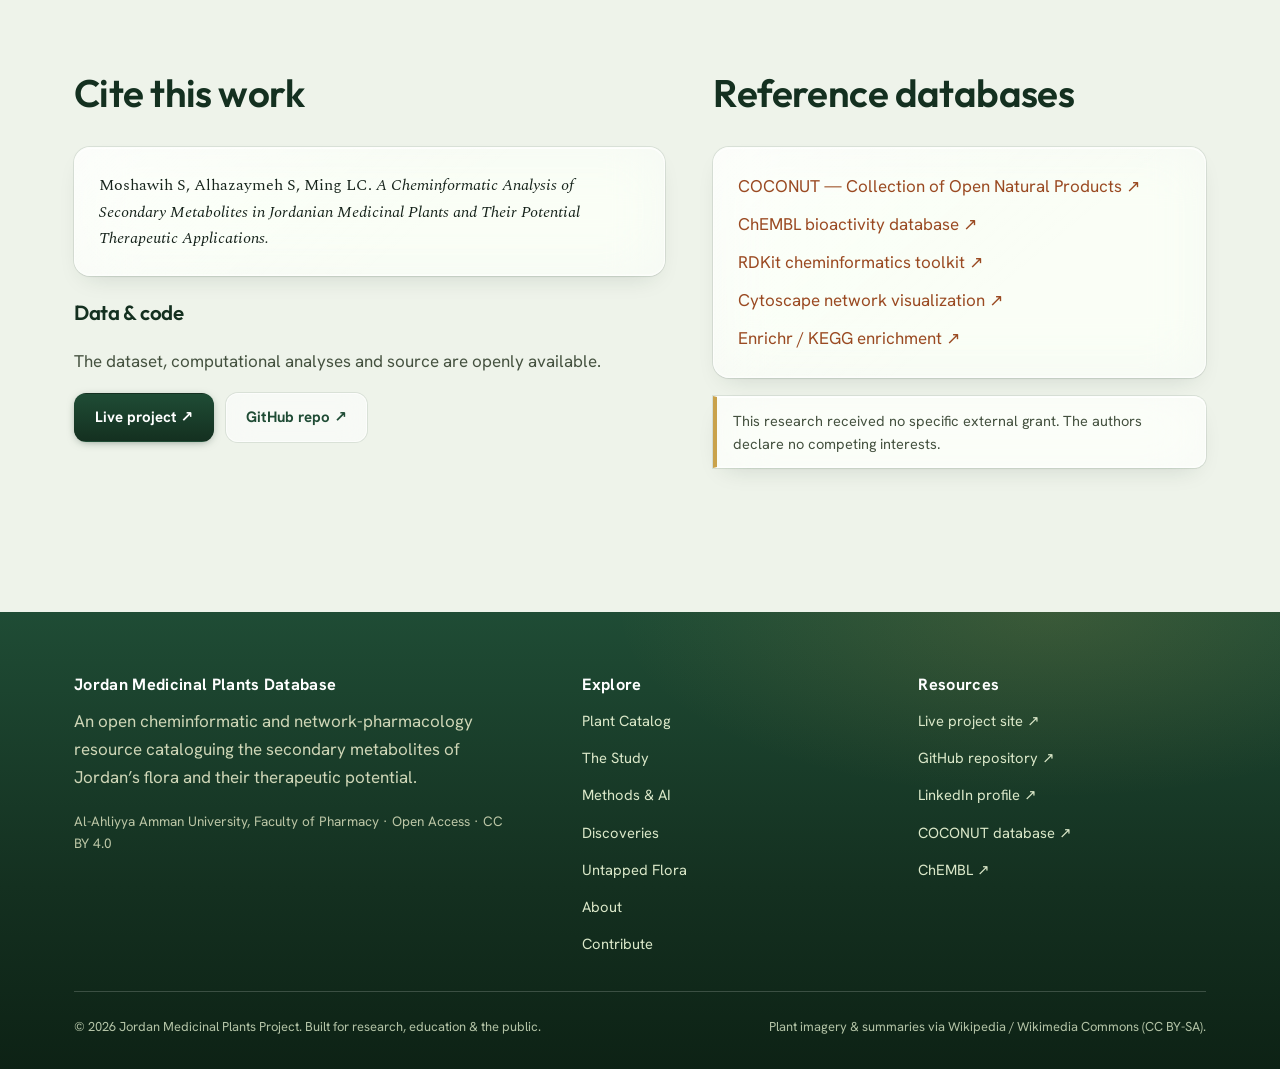
<file: about.html>
<!DOCTYPE html>
<html lang="en">
<head>
<meta charset="UTF-8">
<meta name="viewport" content="width=device-width, initial-scale=1.0">
<title>About &amp; Vision &mdash; Jordan Medicinal Plants</title>
<meta name="description" content="About the Jordan Medicinal Plants project: team, future vision for a national phytochemical database, and how to cite.">
<link rel="icon" type="image/svg+xml" href="data:image/svg+xml,%3Csvg xmlns='http://www.w3.org/2000/svg' viewBox='0 0 48 48'%3E%3Crect width='48' height='48' rx='10' fill='%23f7f1e3'/%3E%3Cpath d='M24 4C12 9 6 19 6 30c0 8 5 14 14 14 0-12 2-22 18-30C30 9 27 6 24 4Z' fill='%232f6b4f'/%3E%3Cpath d='M20 44C24 30 30 20 38 14' stroke='%23c9a24b' stroke-width='2' stroke-linecap='round' fill='none'/%3E%3C/svg%3E">
<meta property="og:type" content="website">
<meta property="og:site_name" content="Jordan Medicinal Plants">
<meta property="og:title" content="About &amp; Vision — Jordan Medicinal Plants">
<meta property="og:description" content="About the Jordan Medicinal Plants project: team, future vision for a national phytochemical database, and how to cite.">
<meta property="og:url" content="https://saeedmomo.github.io/jor_med_plant/about.html">
<meta property="og:image" content="https://saeedmomo.github.io/jor_med_plant/images/Jordan_phyto.png">
<meta name="twitter:card" content="summary_large_image">
<link rel="preconnect" href="https://fonts.googleapis.com">
<link rel="preconnect" href="https://fonts.gstatic.com" crossorigin>
<link href="https://fonts.googleapis.com/css2?family=Outfit:wght@300;400;500;600;700&family=Spectral:ital,wght@0,400;0,500;1,400&family=Hanken+Grotesk:wght@400;500;600;700;800&family=Spline+Sans+Mono:wght@400;500&display=swap" rel="stylesheet">
<link rel="stylesheet" href="assets/css/style.css?v=4">
</head>
<body>
<div id="site-nav"></div>
<main id="main">

<section class="section-tight" style="padding-top:var(--sp-7)">
  <div class="wrap narrow">
    <div class="page-head reveal">
      <p class="eyebrow">About the project</p>
      <h1>Bridging botanical heritage &amp; modern drug discovery.</h1>
      <p class="lead">A cheminformatic analysis of secondary metabolites in Jordanian medicinal plants and their therapeutic potential &mdash; positioning Jordan&rsquo;s flora between global natural-product libraries and approved drugs.</p>
    </div>
  </div>
</section>

<section class="section-tight" style="padding-top:0">
  <div class="wrap split" style="display:grid;grid-template-columns:1.3fr 1fr;gap:var(--sp-7);align-items:start">
    <div class="reveal">
      <h2>Background</h2>
      <p>Jordan possesses a rich, longstanding heritage of using natural resources for medicine. At the crossroads of Asia, Africa and Europe, and with topography ranging from Mediterranean highlands to arid desert, it hosts more than 2,500 plant species &mdash; many with recognized medicinal value, yet most uncharacterized computationally.</p>
      <p>This study compiled 7,866 phytochemicals from 475 species, computed their physicochemical and complexity profiles, mapped their chemical space, and predicted biological targets &mdash; benchmarking throughout against COCONUT, LANaPDB and FDA-approved drugs. The result is both a resource and a method for prioritising natural-product drug-discovery candidates.</p>
      <p class="mb0">The work is fully open and reproducible, with the dataset and analyses deposited publicly.</p>
    </div>
    <div class="reveal">
      <div class="card">
        <h3 style="margin-top:0">Project team</h3>
        <p style="margin-bottom:6px"><strong>Saba Alhazaymeh</strong><br><span class="muted">Student researcher</span></p>
        <p style="margin-bottom:6px"><strong>Dr. Said Moshawih</strong><br><span class="muted">Supervisor</span></p>
        <p style="margin-bottom:0"><strong>Prof. Long Chiau Ming</strong><br><span class="muted">Co-author</span></p>
        <hr style="border:0;border-top:1px solid var(--line);margin:var(--sp-4) 0">
        <p class="muted mb0" style="font-size:.9rem">Faculty of Pharmacy, Al-Ahliyya Amman University, Jordan &middot; Sunway University, Malaysia.</p>
      </div>
    </div>
  </div>
</section>

<hr class="divider">

<!-- VISION -->
<section>
  <div class="wrap">
    <span class="kicker-rule"></span>
    <h2 style="margin-bottom:var(--sp-2)">The future vision</h2>
    <p class="lead narrow" style="margin-bottom:var(--sp-6)">From a single study to a national resource &mdash; a living, open database of Jordanian flora and their chemistry.</p>
    <div class="grid g4">
      <div class="card reveal"><div class="ic" style="margin-bottom:var(--sp-2)"><svg class="icon icon-lg" viewBox="0 0 24 24" aria-hidden="true"><path d="M7 3c0 6 10 6 10 12s-10 6-10 12M17 3c0 6-10 6-10 12s10 6 10 12"/><path d="M8 7h8M8 12h8M8 17h8"/></svg></div><h3 style="margin:10px 0 6px">Novel bioactives</h3><p class="muted mb0" style="font-size:.92rem">Discover new chemotypes from underexplored species.</p></div>
      <div class="card reveal"><div class="ic" style="margin-bottom:var(--sp-2)"><svg class="icon icon-lg" viewBox="0 0 24 24" aria-hidden="true"><rect x="6" y="6" width="12" height="12" rx="2.4"/><circle cx="12" cy="12" r="2.4"/><path d="M9 3v3M15 3v3M9 18v3M15 18v3M3 9h3M3 15h3M18 9h3M18 15h3"/></svg></div><h3 style="margin:10px 0 6px">AI drug discovery</h3><p class="muted mb0" style="font-size:.92rem">Machine-learning target prediction and screening at scale.</p></div>
      <div class="card reveal"><div class="ic" style="margin-bottom:var(--sp-2)"><svg class="icon icon-lg" viewBox="0 0 24 24" aria-hidden="true"><path d="M20 11A8 8 0 0 0 6.3 6.3L4 8.6"/><path d="M4 4v4.6h4.6"/><path d="M4 13a8 8 0 0 0 13.7 4.7L20 15.4"/><path d="M20 20v-4.6h-4.6"/></svg></div><h3 style="margin:10px 0 6px">Repurposing</h3><p class="muted mb0" style="font-size:.92rem">Map Jordanian phytochemicals onto validated targets.</p></div>
      <div class="card reveal"><div class="ic" style="margin-bottom:var(--sp-2)"><svg class="icon icon-lg" viewBox="0 0 24 24" aria-hidden="true"><path d="M20 4C12 6 6 12 6 20c0 2 1 3 3 3 0-9 3-15 11-19Z"/><path d="M9 23c0-6 2-11 8-15"/></svg></div><h3 style="margin:10px 0 6px">Heritage</h3><p class="muted mb0" style="font-size:.92rem">Preserve and document Jordan&rsquo;s botanical knowledge.</p></div>
    </div>
  </div>
</section>

<hr class="divider">

<!-- CITATION + DATA -->
<section>
  <div class="wrap split" style="display:grid;grid-template-columns:1.2fr 1fr;gap:var(--sp-7);align-items:start">
    <div class="reveal">
      <h2>Cite this work</h2>
      <div class="card">
        <p class="serif mb0" style="font-size:1rem">Moshawih S, Alhazaymeh S, Ming LC. <em>A Cheminformatic Analysis of Secondary Metabolites in Jordanian Medicinal Plants and Their Potential Therapeutic Applications.</em></p>
      </div>
      <h3 style="margin-top:var(--sp-5)">Data &amp; code</h3>
      <p class="muted">The dataset, computational analyses and source are openly available.</p>
      <div style="display:flex;gap:var(--sp-3);flex-wrap:wrap">
        <a class="btn btn-primary" href="https://saeedmomo.github.io/jor_med_plant/" target="_blank" rel="noopener">Live project &#8599;</a>
        <a class="btn btn-ghost" href="https://github.com/Saeedmomo/jor_med_plant" target="_blank" rel="noopener">GitHub repo &#8599;</a>
      </div>
    </div>
    <div class="reveal">
      <h2>Reference databases</h2>
      <div class="card">
        <div class="fnav" style="display:flex;flex-direction:column;gap:10px">
          <a href="https://coconut.naturalproducts.net/" target="_blank" rel="noopener">COCONUT &mdash; Collection of Open Natural Products &#8599;</a>
          <a href="https://www.ebi.ac.uk/chembl/" target="_blank" rel="noopener">ChEMBL bioactivity database &#8599;</a>
          <a href="https://www.rdkit.org/" target="_blank" rel="noopener">RDKit cheminformatics toolkit &#8599;</a>
          <a href="https://cytoscape.org/" target="_blank" rel="noopener">Cytoscape network visualization &#8599;</a>
          <a href="https://maayanlab.cloud/Enrichr/" target="_blank" rel="noopener">Enrichr / KEGG enrichment &#8599;</a>
        </div>
      </div>
      <p class="note" style="margin-top:18px">This research received no specific external grant. The authors declare no competing interests.</p>
    </div>
  </div>
</section>

</main>
<div id="site-footer"></div>

<script src="assets/js/data.js"></script>
<script src="assets/js/components.js?v=4"></script>
</body>
</html>
</file>
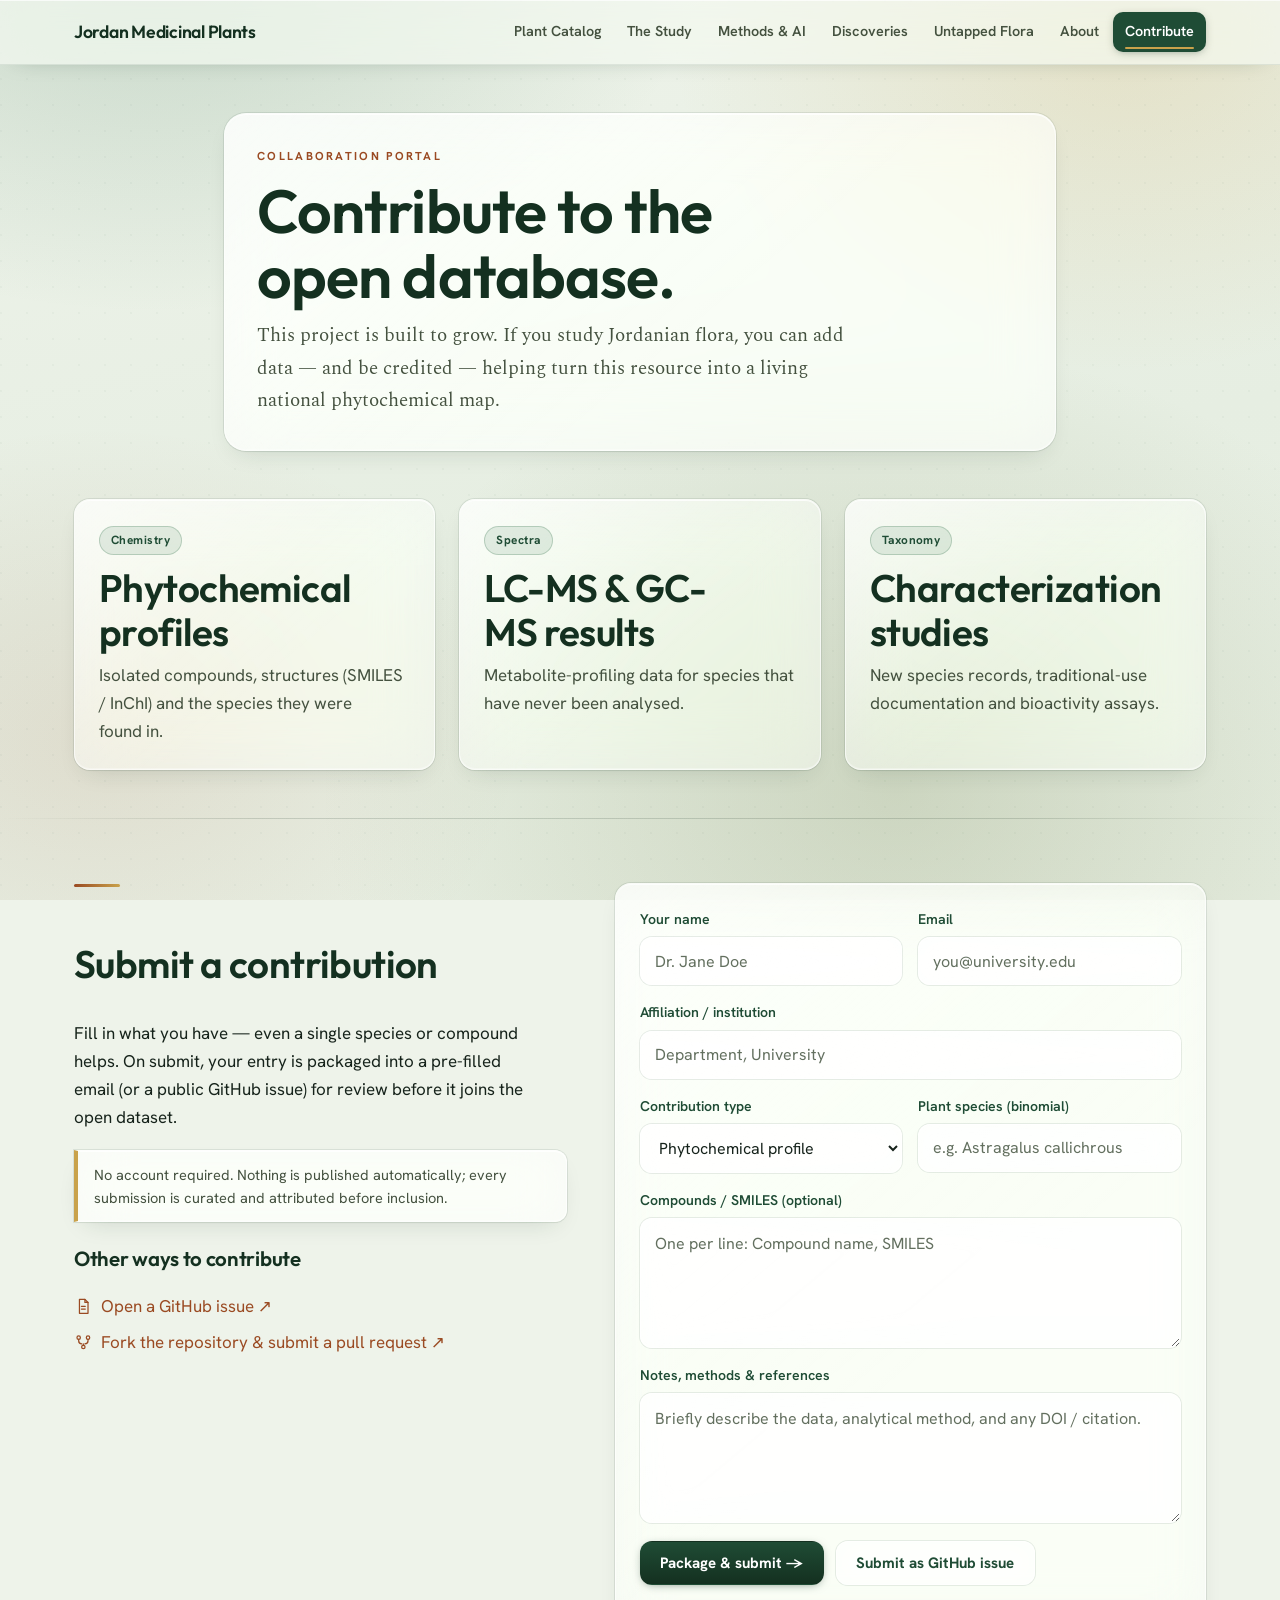
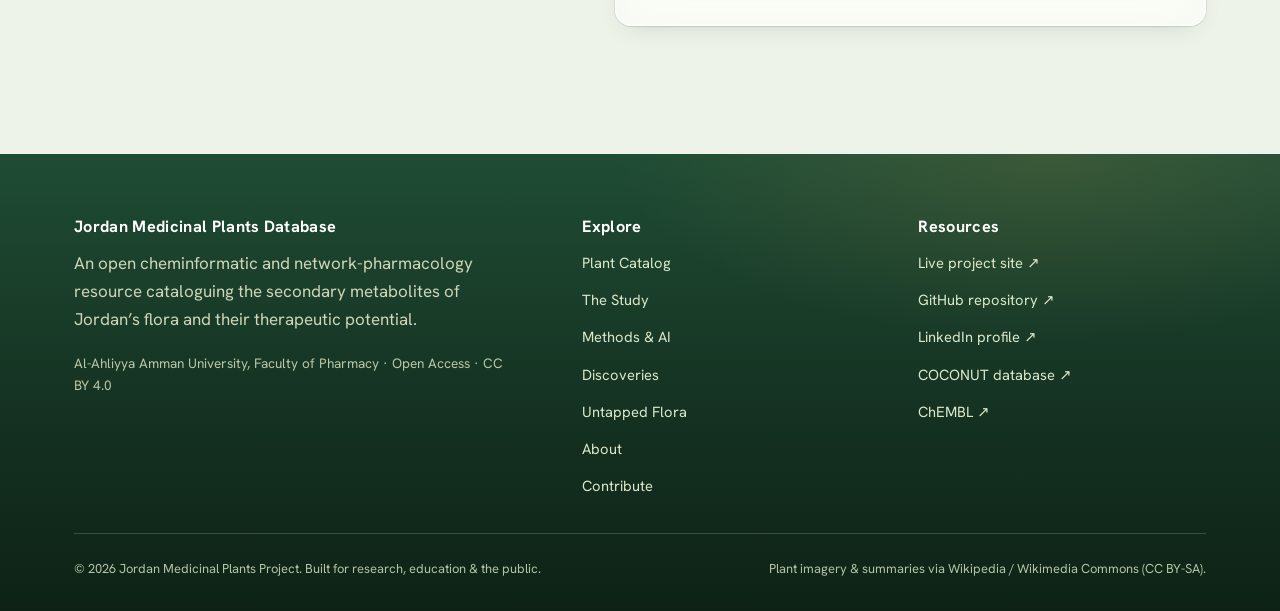
<file: collaborate.html>
<!DOCTYPE html>
<html lang="en">
<head>
<meta charset="UTF-8">
<meta name="viewport" content="width=device-width, initial-scale=1.0">
<title>Contribute &mdash; Jordan Medicinal Plants</title>
<meta name="description" content="Contribute phytochemical profiles, LC-MS/GC-MS data and species characterizations to the open Jordan Medicinal Plants database.">
<link rel="icon" type="image/svg+xml" href="data:image/svg+xml,%3Csvg xmlns='http://www.w3.org/2000/svg' viewBox='0 0 48 48'%3E%3Crect width='48' height='48' rx='10' fill='%23f7f1e3'/%3E%3Cpath d='M24 4C12 9 6 19 6 30c0 8 5 14 14 14 0-12 2-22 18-30C30 9 27 6 24 4Z' fill='%232f6b4f'/%3E%3Cpath d='M20 44C24 30 30 20 38 14' stroke='%23c9a24b' stroke-width='2' stroke-linecap='round' fill='none'/%3E%3C/svg%3E">
<meta property="og:type" content="website">
<meta property="og:site_name" content="Jordan Medicinal Plants">
<meta property="og:title" content="Contribute — Jordan Medicinal Plants">
<meta property="og:description" content="Contribute phytochemical profiles, LC-MS/GC-MS data and species characterizations to the open Jordan Medicinal Plants database.">
<meta property="og:url" content="https://saeedmomo.github.io/jor_med_plant/collaborate.html">
<meta property="og:image" content="https://saeedmomo.github.io/jor_med_plant/images/Jordan_phyto.png">
<meta name="twitter:card" content="summary_large_image">
<link rel="preconnect" href="https://fonts.googleapis.com">
<link rel="preconnect" href="https://fonts.gstatic.com" crossorigin>
<link href="https://fonts.googleapis.com/css2?family=Outfit:wght@300;400;500;600;700&family=Spectral:ital,wght@0,400;0,500;1,400&family=Hanken+Grotesk:wght@400;500;600;700;800&family=Spline+Sans+Mono:wght@400;500&display=swap" rel="stylesheet">
<link rel="stylesheet" href="assets/css/style.css?v=4">
</head>
<body>
<div id="site-nav"></div>
<main id="main">

<section class="section-tight" style="padding-top:var(--sp-7)">
  <div class="wrap narrow">
    <div class="page-head reveal">
      <p class="eyebrow">Collaboration portal</p>
      <h1>Contribute to the open database.</h1>
      <p class="lead">This project is built to grow. If you study Jordanian flora, you can add data &mdash; and be credited &mdash; helping turn this resource into a living national phytochemical map.</p>
    </div>
  </div>
</section>

<!-- WHAT YOU CAN CONTRIBUTE -->
<section class="section-tight" style="padding-top:0">
  <div class="wrap">
    <div class="grid g3">
      <div class="card reveal"><span class="pill">Chemistry</span><h2 style="margin:var(--sp-3) 0 6px">Phytochemical profiles</h2><p class="muted mb0">Isolated compounds, structures (SMILES / InChI) and the species they were found in.</p></div>
      <div class="card reveal"><span class="pill">Spectra</span><h2 style="margin:var(--sp-3) 0 6px">LC-MS &amp; GC-MS results</h2><p class="muted mb0">Metabolite-profiling data for species that have never been analysed.</p></div>
      <div class="card reveal"><span class="pill">Taxonomy</span><h2 style="margin:var(--sp-3) 0 6px">Characterization studies</h2><p class="muted mb0">New species records, traditional-use documentation and bioactivity assays.</p></div>
    </div>
  </div>
</section>

<hr class="divider">

<!-- FORM -->
<section>
  <div class="wrap split" style="display:grid;grid-template-columns:1fr 1.2fr;gap:var(--sp-7);align-items:start">
    <div class="reveal">
      <span class="kicker-rule"></span>
      <h2>Submit a contribution</h2>
      <p>Fill in what you have &mdash; even a single species or compound helps. On submit, your entry is packaged into a pre-filled email (or a public GitHub issue) for review before it joins the open dataset.</p>
      <p class="note">No account required. Nothing is published automatically; every submission is curated and attributed before inclusion.</p>
      <h3 style="margin-top:var(--sp-5)">Other ways to contribute</h3>
      <div class="fnav" style="display:flex;flex-direction:column;gap:var(--sp-2)">
        <a href="https://github.com/Saeedmomo/jor_med_plant/issues/new" target="_blank" rel="noopener" style="display:inline-flex;align-items:center;gap:var(--sp-2)"><svg class="icon" style="width:1.1em;height:1.1em" viewBox="0 0 24 24" aria-hidden="true"><path d="M7 3h7l4 4v14H7z"/><path d="M14 3v4h4"/><path d="M9.5 12h5M9.5 15.5h5"/></svg> Open a GitHub issue &#8599;</a>
        <a href="https://github.com/Saeedmomo/jor_med_plant/fork" target="_blank" rel="noopener" style="display:inline-flex;align-items:center;gap:var(--sp-2)"><svg class="icon" style="width:1.1em;height:1.1em" viewBox="0 0 24 24" aria-hidden="true"><circle cx="18" cy="6" r="2.2"/><circle cx="6" cy="6" r="2.2"/><circle cx="12" cy="18" r="2.2"/><path d="M6 8.2v1.8a4 4 0 0 0 4 4M18 8.2v1.8a4 4 0 0 1-4 4"/><path d="M12 14v2"/></svg> Fork the repository &amp; submit a pull request &#8599;</a>
      </div>
    </div>

    <div class="card reveal">
      <form id="contribForm">
        <div class="form-grid">
          <label class="fld">Your name<input name="name" required placeholder="Dr. Jane Doe"></label>
          <label class="fld">Email<input type="email" name="email" required placeholder="you@university.edu"></label>
          <label class="fld full">Affiliation / institution<input name="affil" placeholder="Department, University"></label>
          <label class="fld">Contribution type
            <select name="type">
              <option>Phytochemical profile</option>
              <option>LC-MS results</option>
              <option>GC-MS results</option>
              <option>Species characterization</option>
              <option>New species record</option>
              <option>Bioactivity / assay data</option>
              <option>Other</option>
            </select>
          </label>
          <label class="fld">Plant species (binomial)<input name="species" placeholder="e.g. Astragalus callichrous"></label>
          <label class="fld full">Compounds / SMILES (optional)<textarea name="compounds" placeholder="One per line: Compound name, SMILES"></textarea></label>
          <label class="fld full">Notes, methods &amp; references<textarea name="notes" placeholder="Briefly describe the data, analytical method, and any DOI / citation."></textarea></label>
        </div>
        <div style="display:flex;gap:var(--sp-3);margin-top:18px;flex-wrap:wrap">
          <button type="submit" class="btn btn-primary">Package &amp; submit &rarr;</button>
          <button type="button" id="issueBtn" class="btn btn-ghost">Submit as GitHub issue</button>
        </div>
        <p id="formMsg" class="muted" style="margin-top:14px;font-size:.9rem"></p>
      </form>
    </div>
  </div>
</section>

</main>
<div id="site-footer"></div>

<script>
(function(){
  // --- CONFIG ---------------------------------------------------------------
  // Out of the box this opens a pre-filled email. To collect submissions
  // automatically without a server, create a free form at https://formspree.io
  // and paste your endpoint URL below (e.g. "https://formspree.io/f/abcdwxyz").
  var FORMSPREE_ENDPOINT = "";          // <-- optional: paste your Formspree URL
  var CONTACT_EMAIL = "saeedmomo@hotmail.com";   // <-- change to your real email
  var GH_REPO = "Saeedmomo/jor_med_plant";
  // --------------------------------------------------------------------------

  var form = document.getElementById("contribForm");
  var msg = document.getElementById("formMsg");

  function collect(){
    var f = new FormData(form), o = {};
    f.forEach(function(v,k){ o[k]=v; });
    return o;
  }
  function asText(o){
    return "New contribution to Jordan Medicinal Plants\n\n"+
      "Name: "+o.name+"\nEmail: "+o.email+"\nAffiliation: "+(o.affil||"-")+
      "\nType: "+o.type+"\nSpecies: "+(o.species||"-")+
      "\n\nCompounds / SMILES:\n"+(o.compounds||"-")+
      "\n\nNotes & references:\n"+(o.notes||"-");
  }

  form.addEventListener("submit", function(e){
    e.preventDefault();
    var o = collect();
    if(FORMSPREE_ENDPOINT){
      fetch(FORMSPREE_ENDPOINT,{method:"POST",headers:{Accept:"application/json"},body:new FormData(form)})
        .then(function(r){ msg.textContent = r.ok ? "Thank you — your contribution was sent for review." : "Something went wrong; please try the email option."; if(r.ok) form.reset(); })
        .catch(function(){ msg.textContent = "Network error; opening your email client instead."; openMail(o); });
    } else {
      openMail(o);
      msg.textContent = "Your email client should now open with the submission pre-filled. (Tip: a maintainer can wire up Formspree for one-click submission.)";
    }
  });
  function openMail(o){
    var subj = encodeURIComponent("Data contribution: "+(o.species||o.type));
    window.location.href = "mailto:"+CONTACT_EMAIL+"?subject="+subj+"&body="+encodeURIComponent(asText(o));
  }
  document.getElementById("issueBtn").addEventListener("click", function(){
    var o = collect();
    var url = "https://github.com/"+GH_REPO+"/issues/new?title="+
      encodeURIComponent("Data contribution: "+(o.species||o.type))+
      "&body="+encodeURIComponent(asText(o));
    window.open(url,"_blank","noopener");
  });
})();
</script>
<script src="assets/js/components.js?v=4"></script>
</body>
</html>
</file>
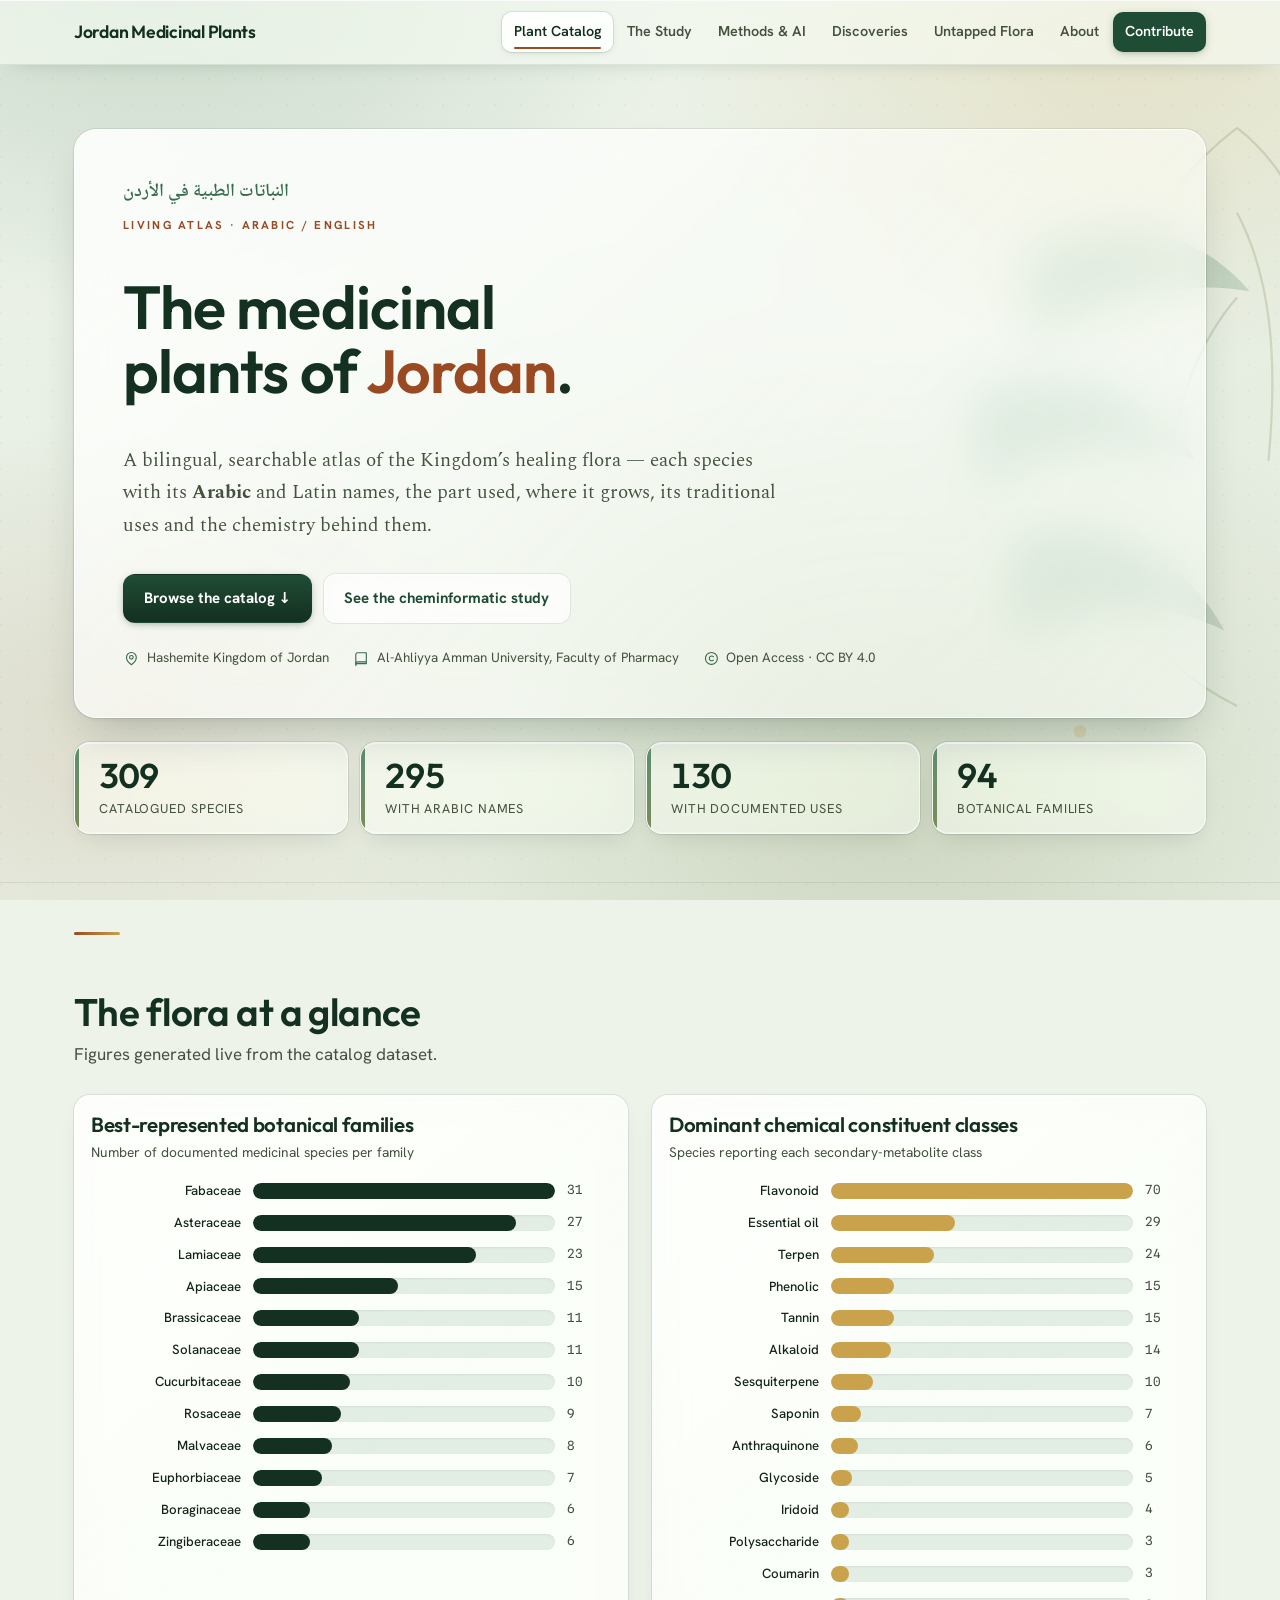
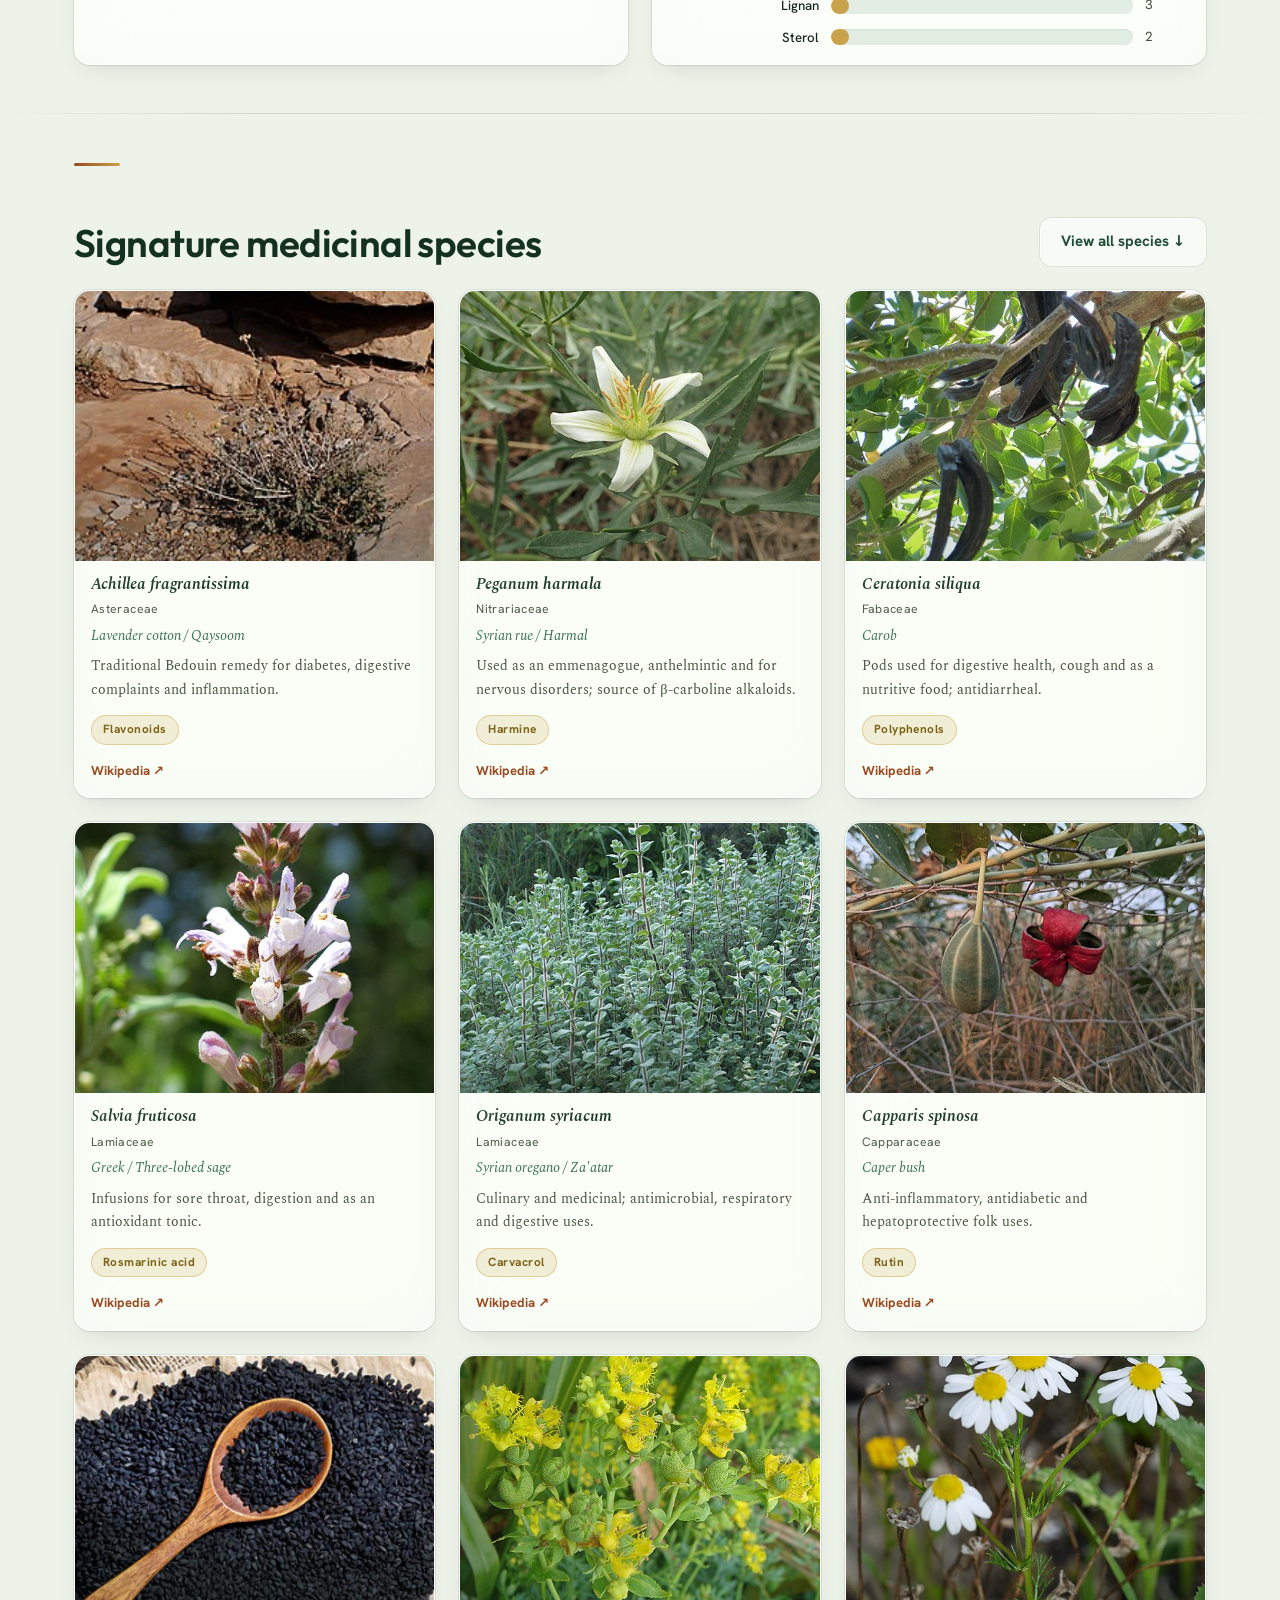
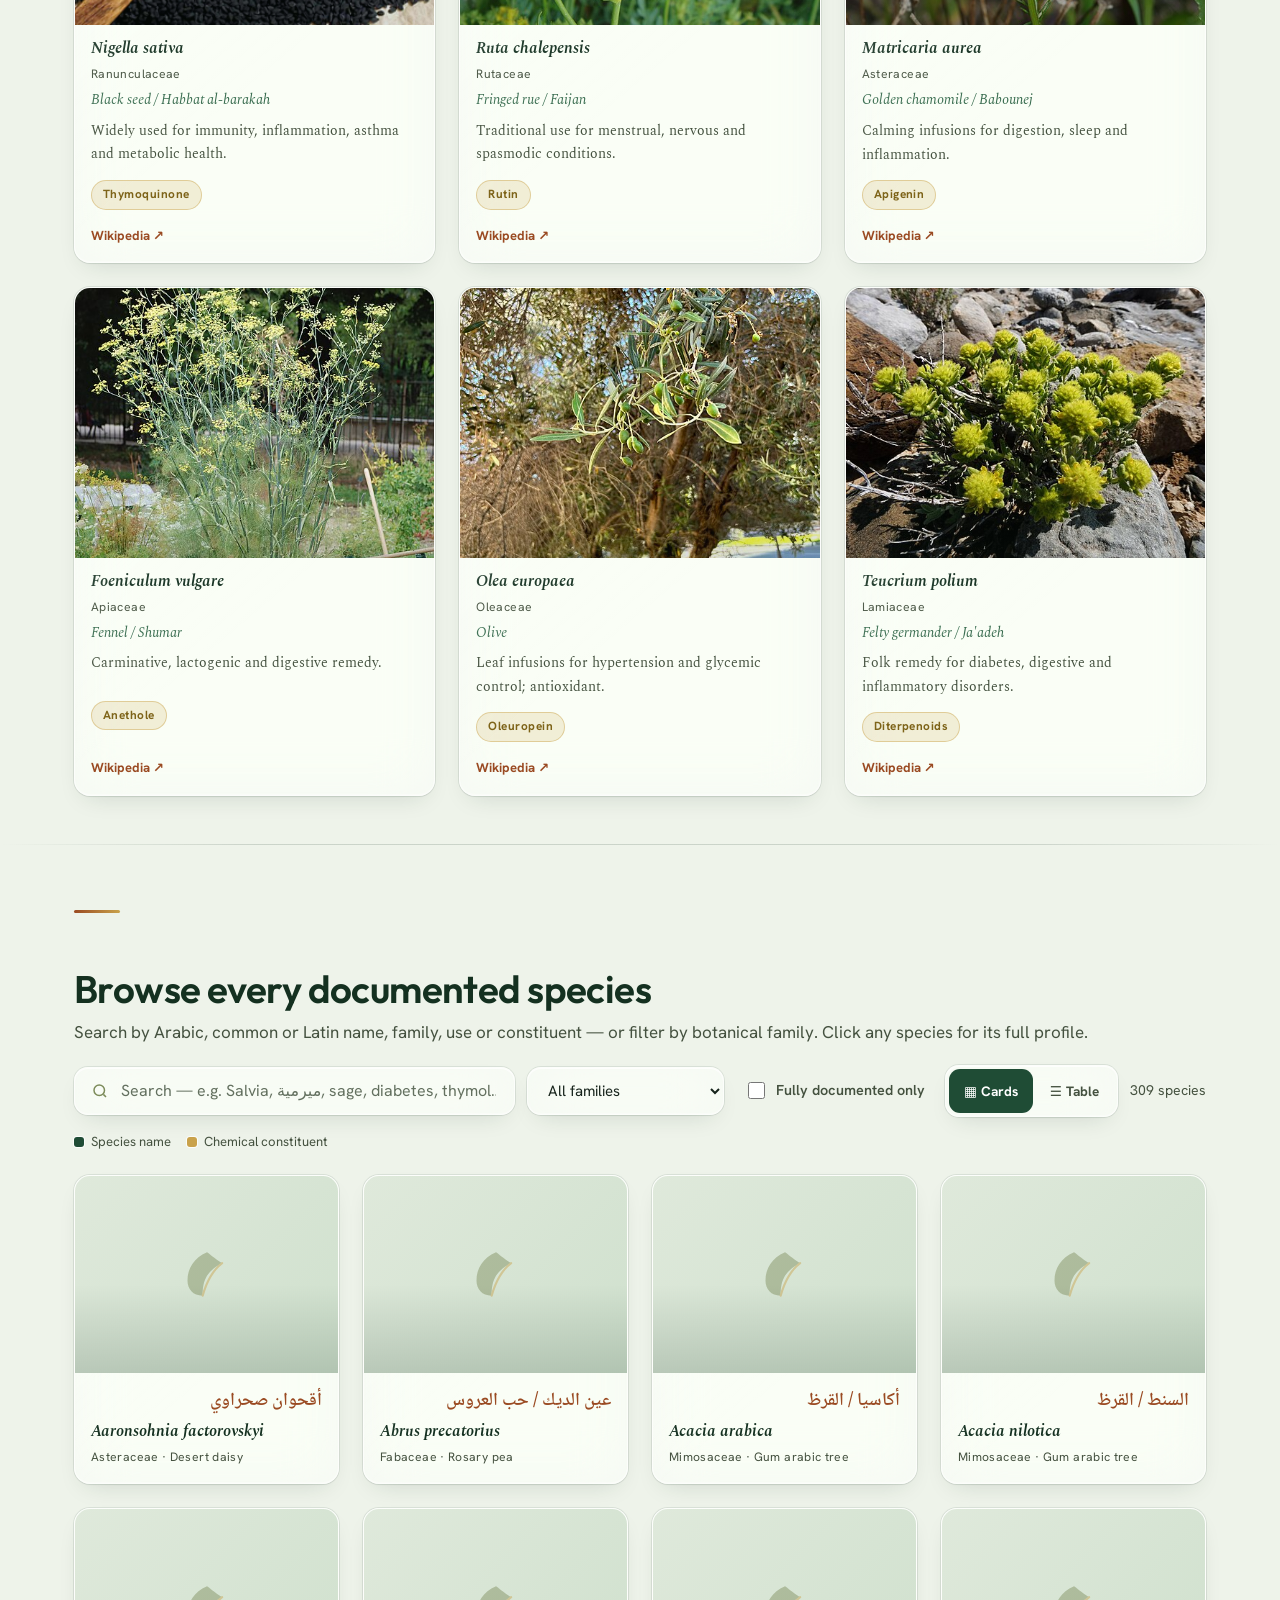
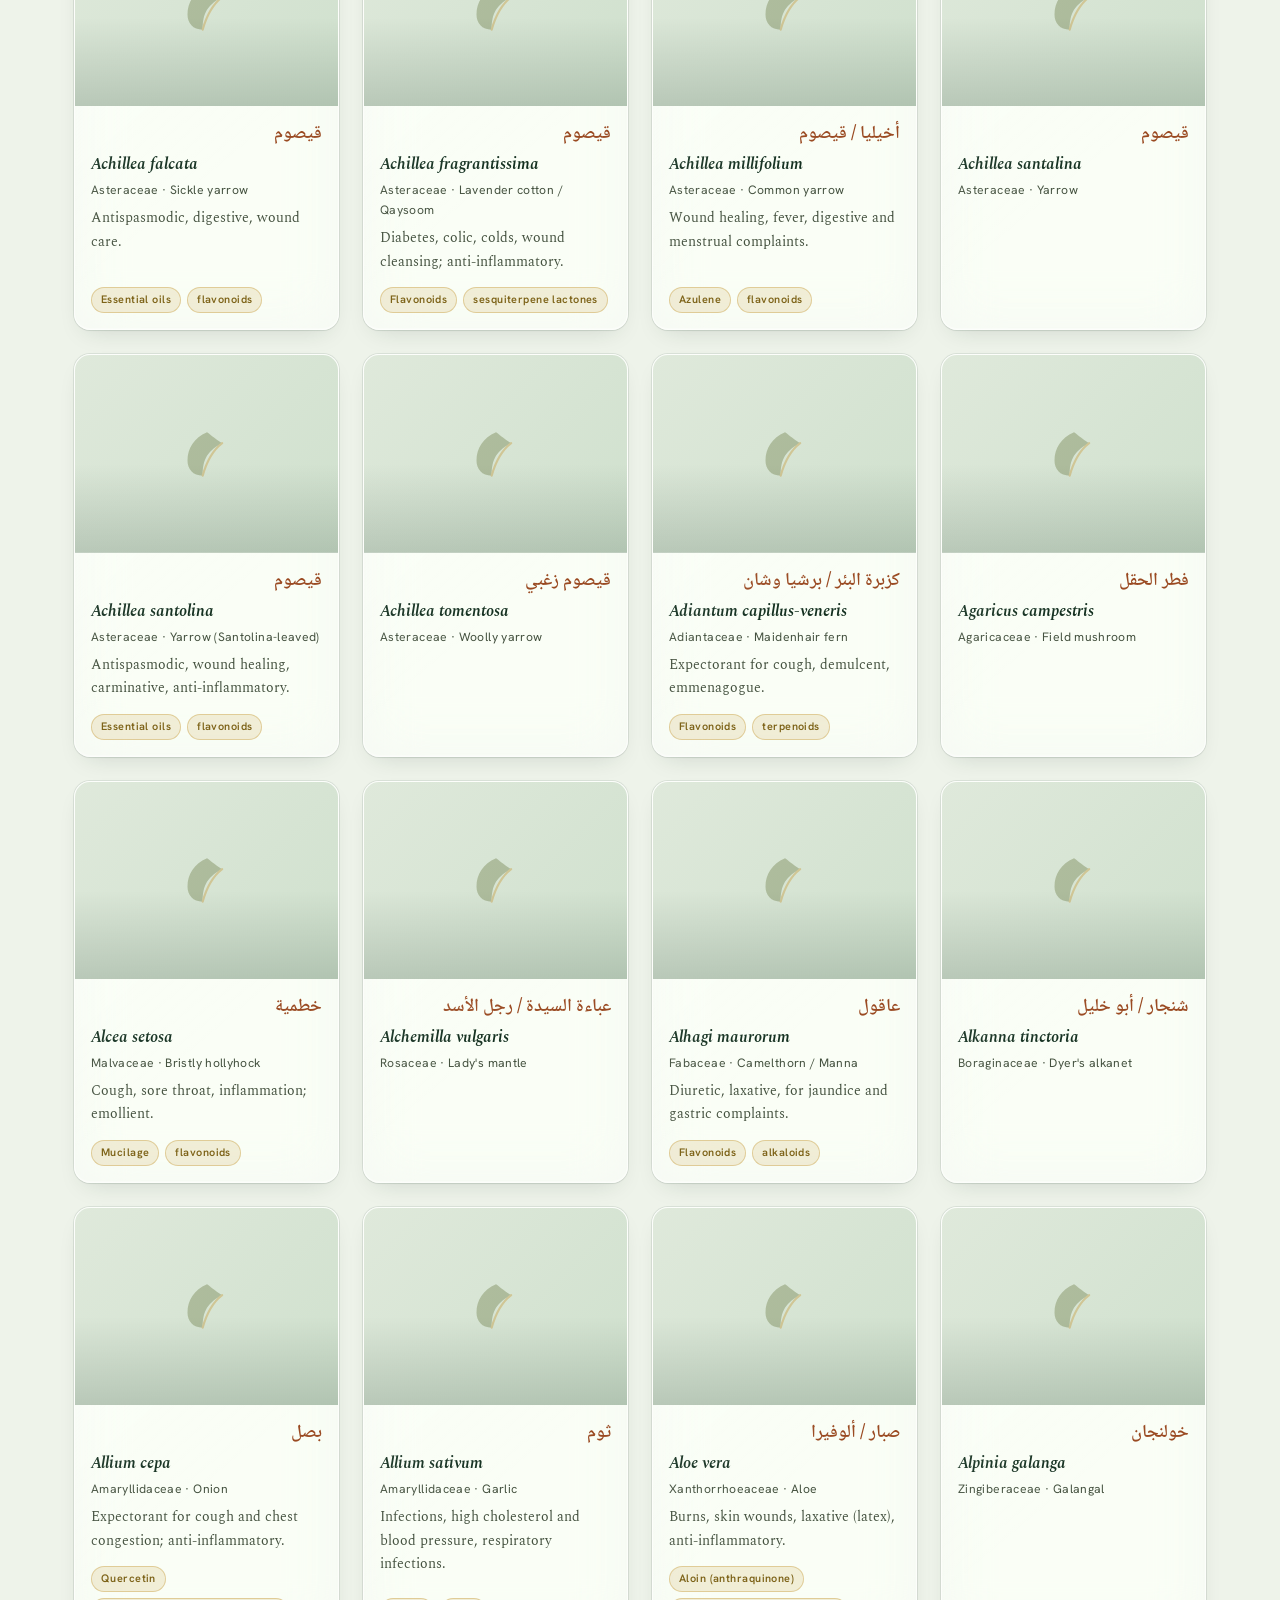
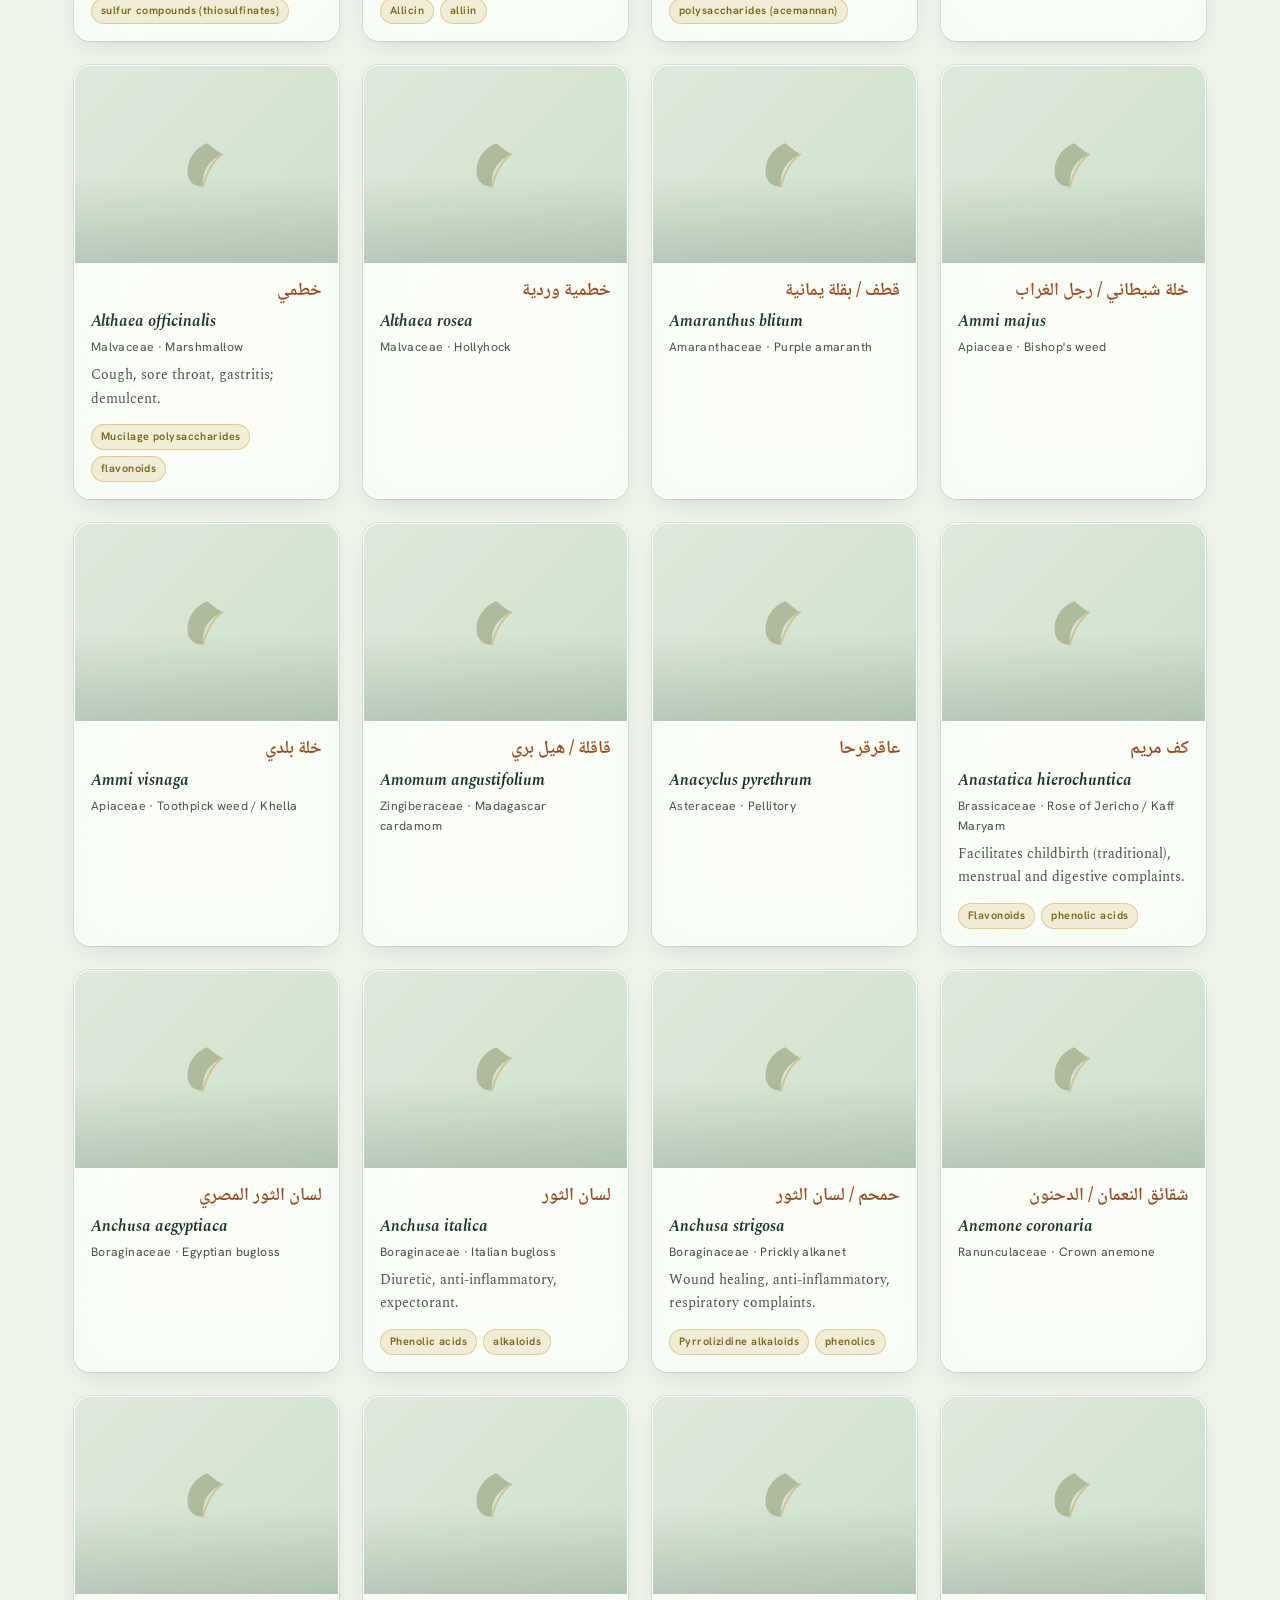
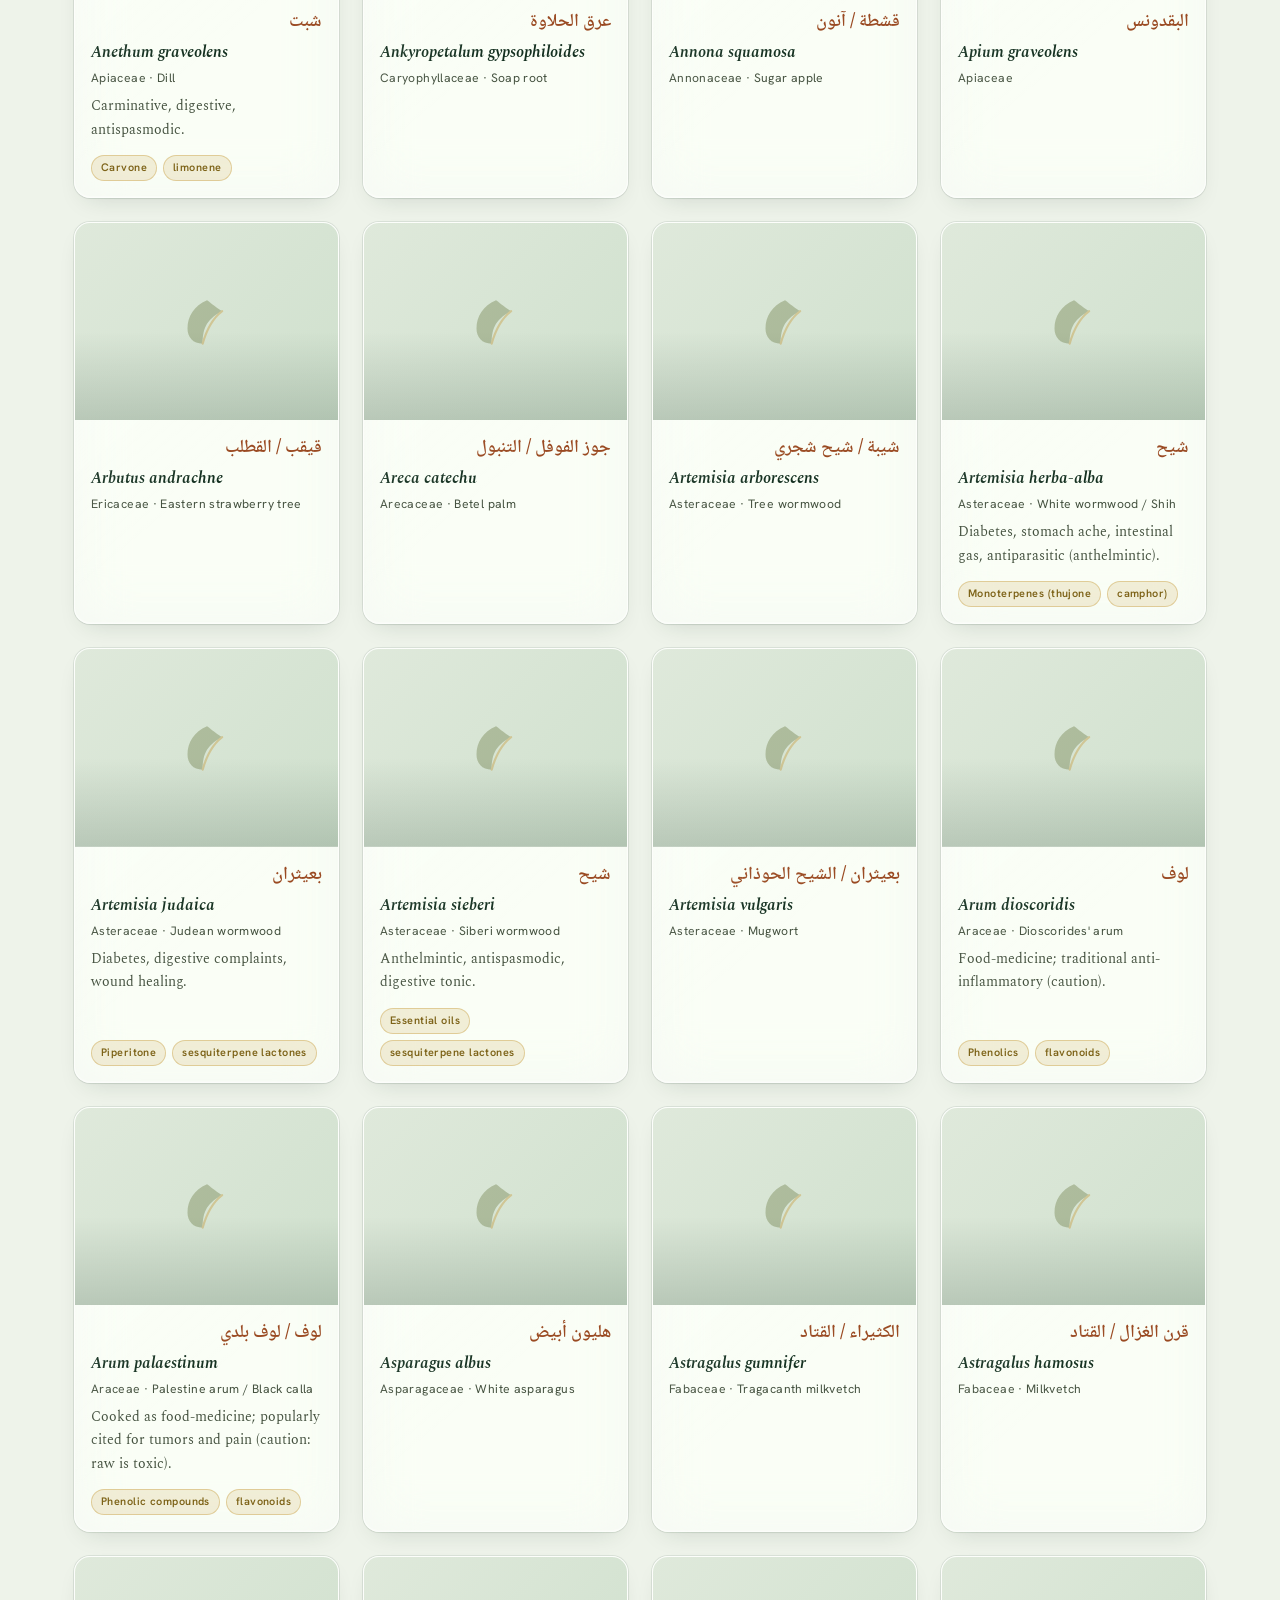
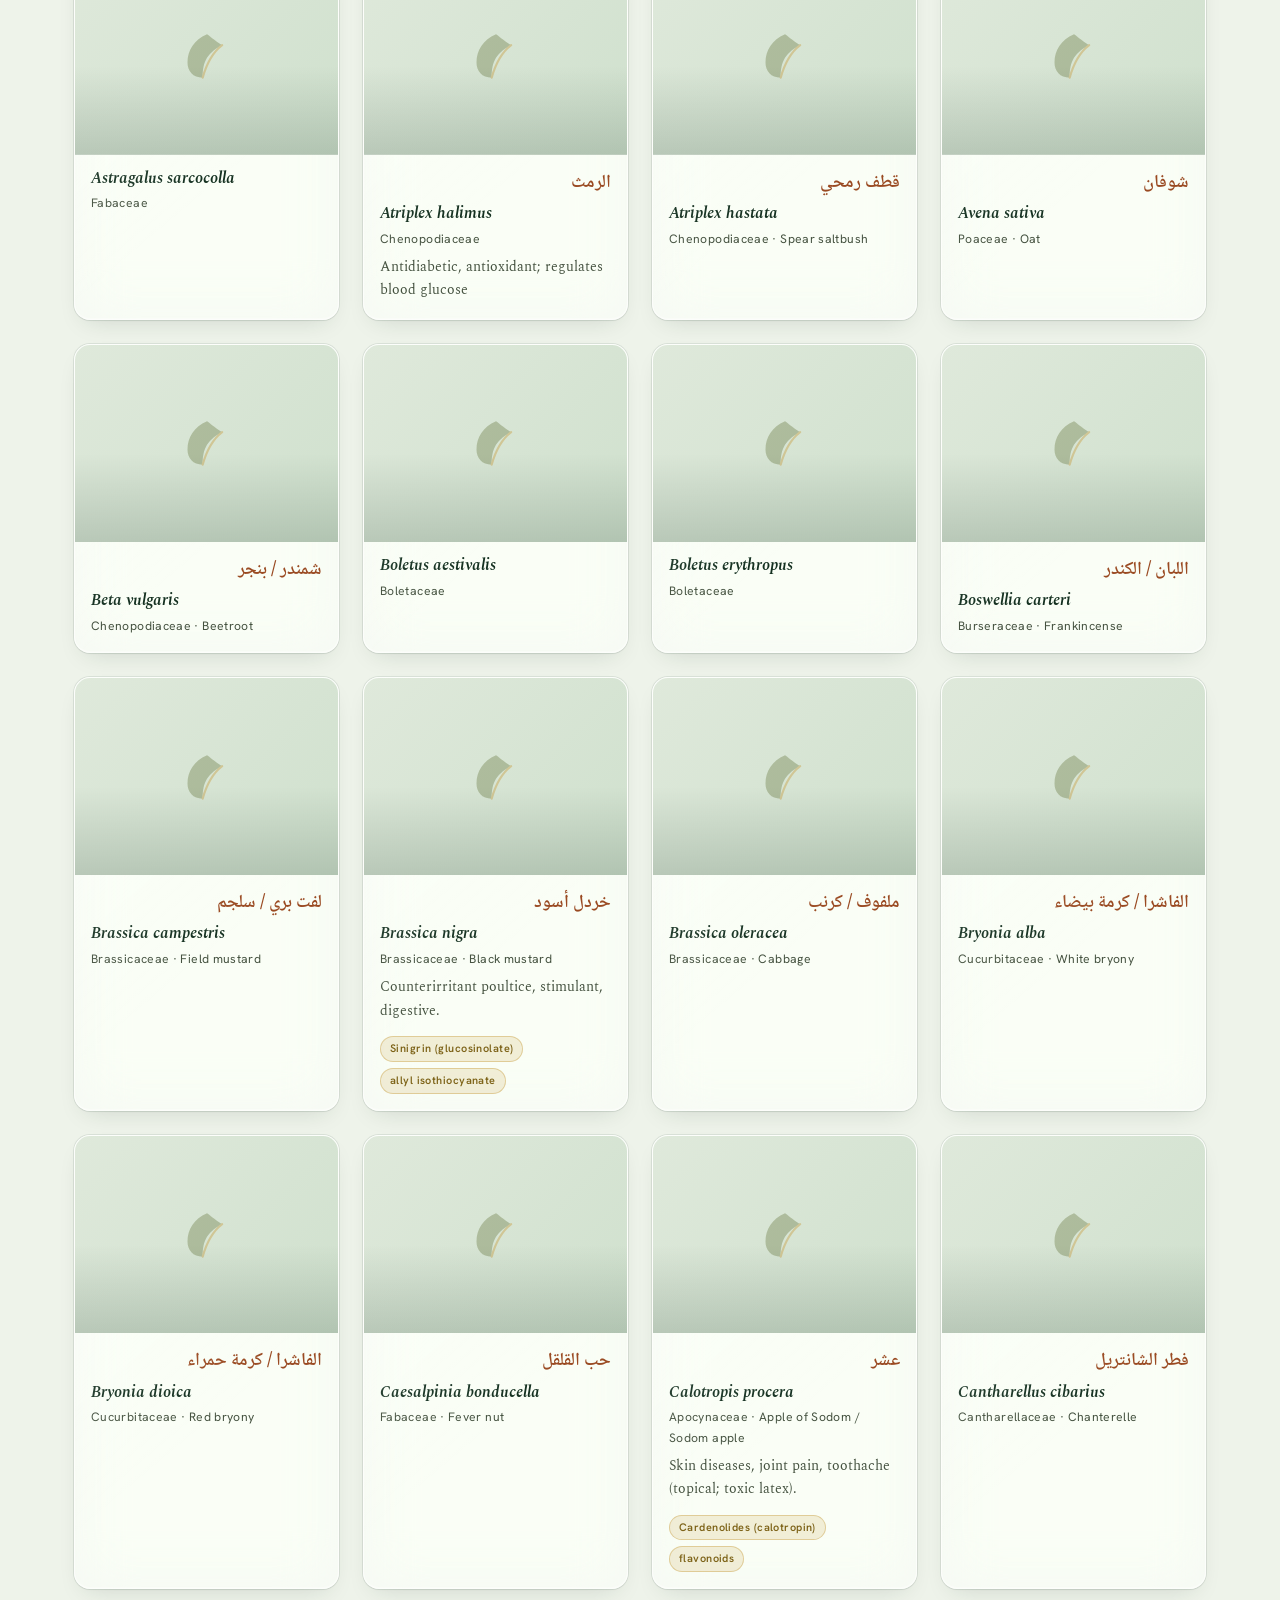
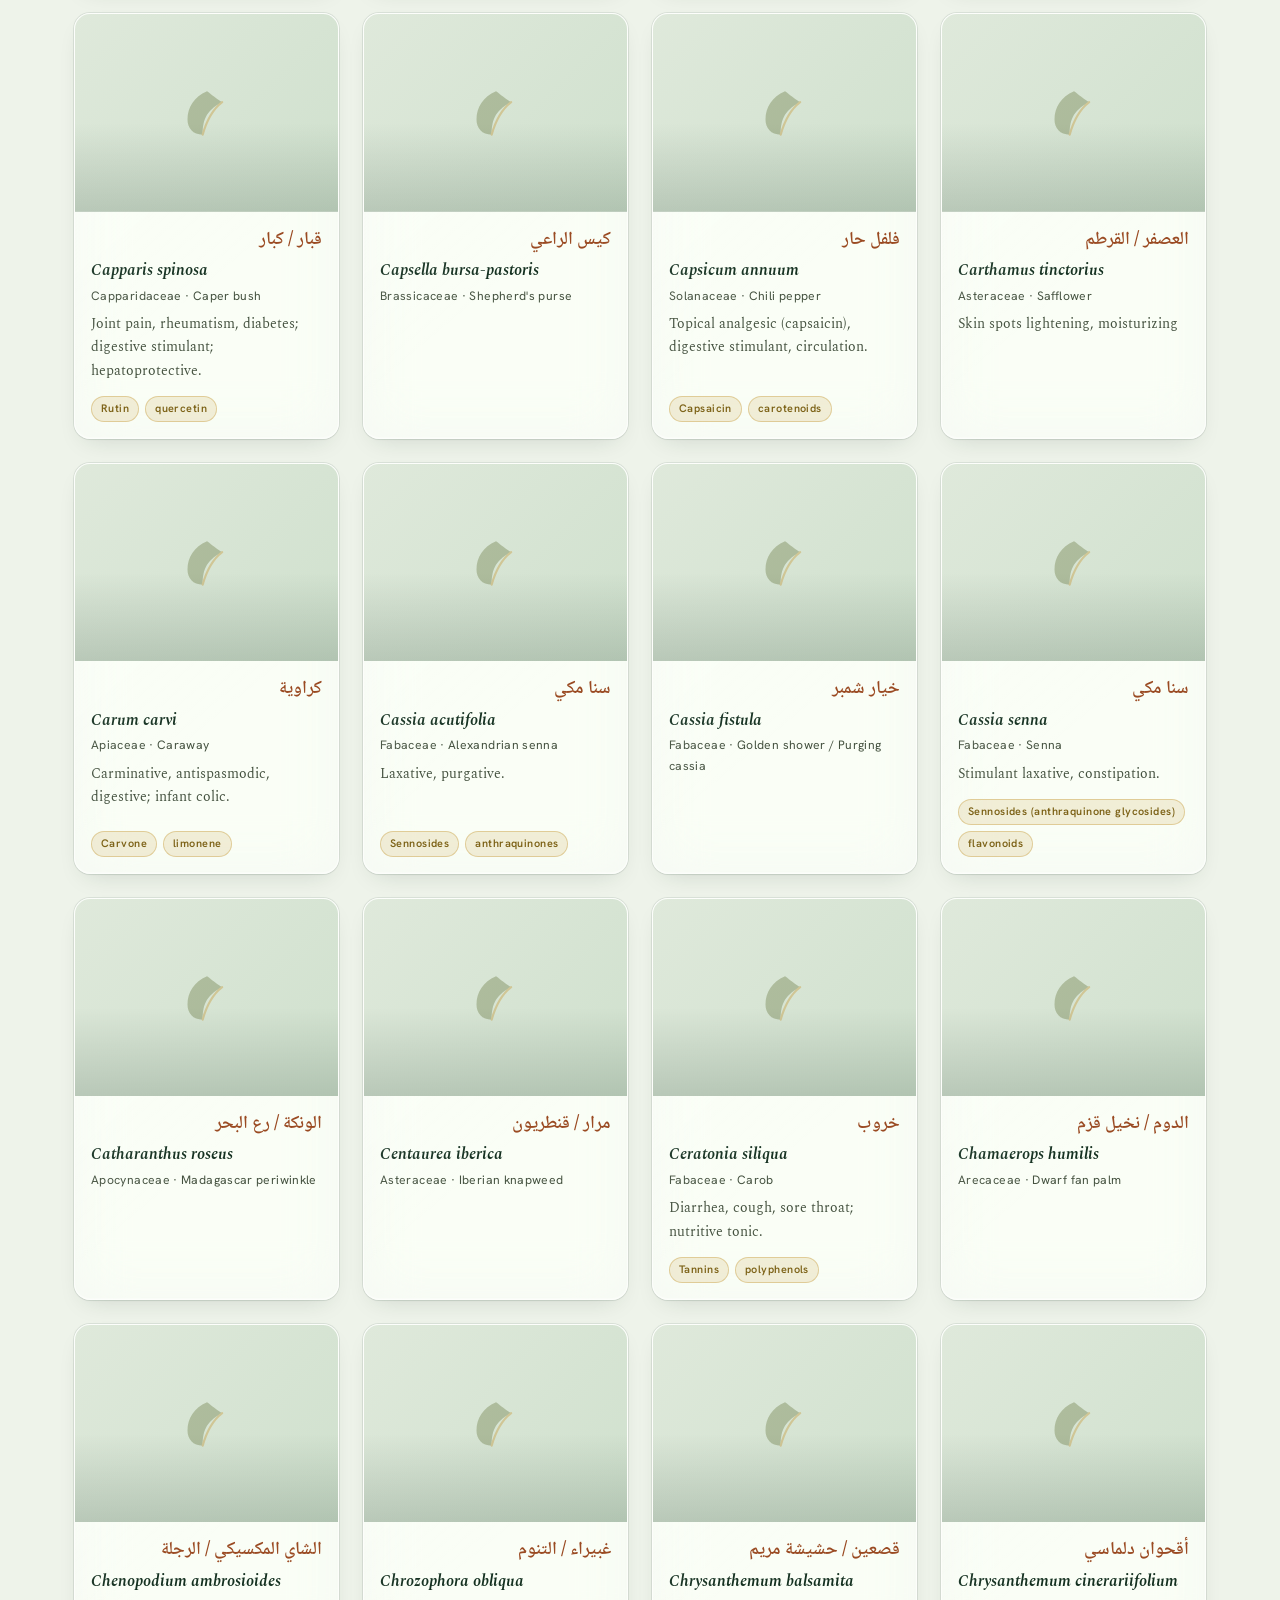
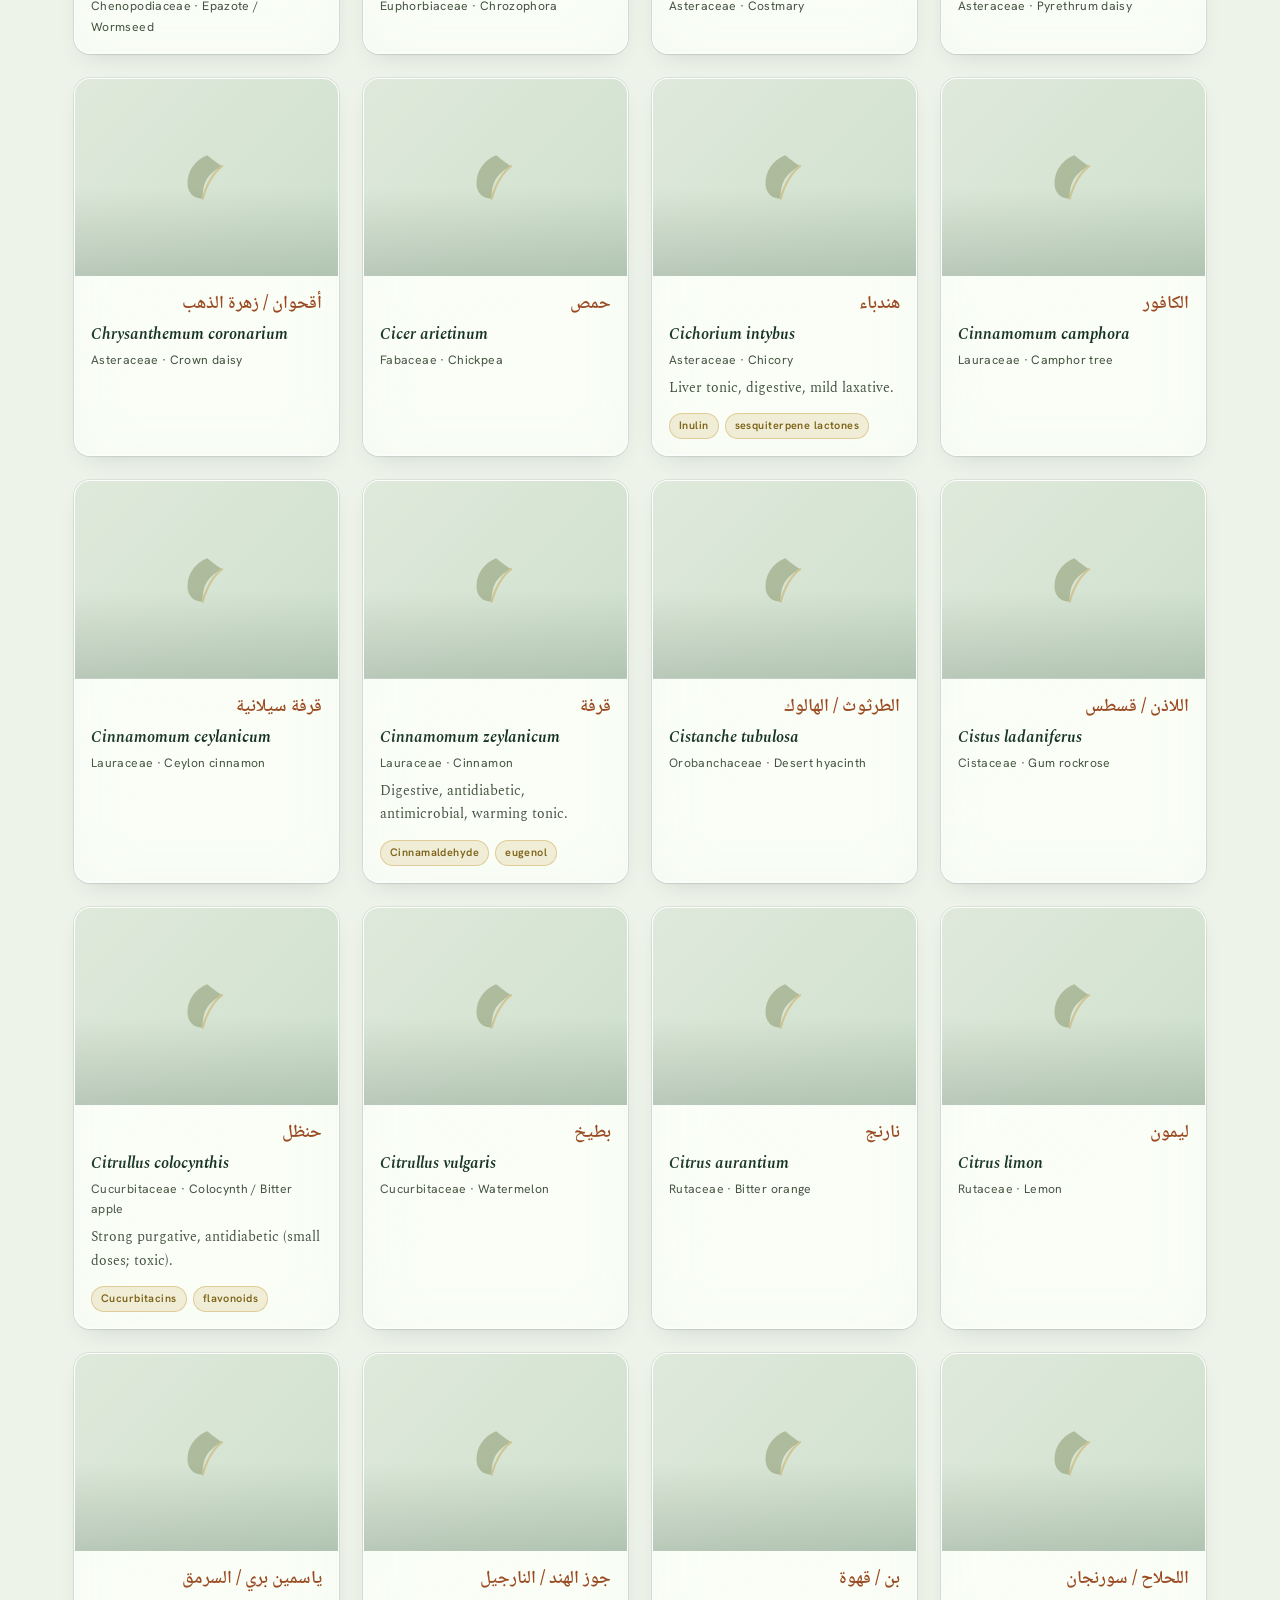
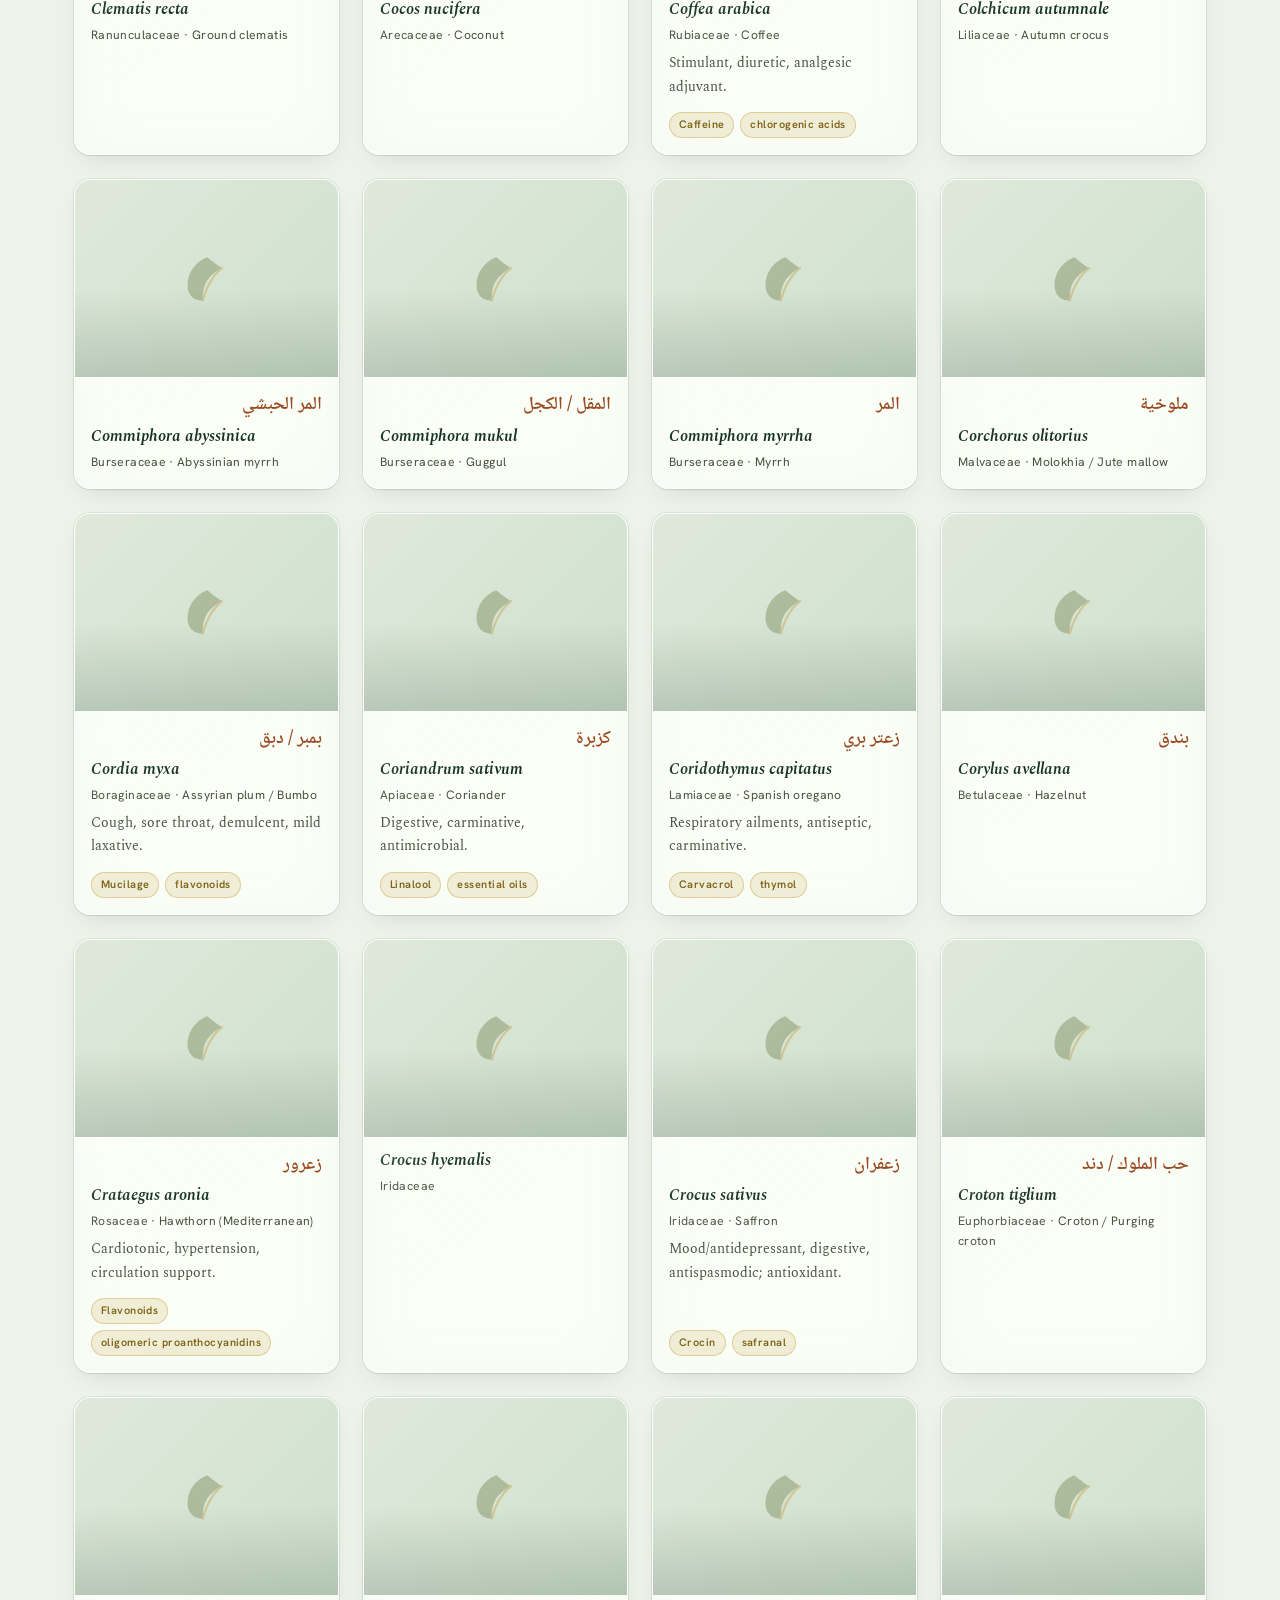
<file: plants.html>
<!DOCTYPE html>
<html lang="en">
<head>
<meta charset="UTF-8">
<meta http-equiv="refresh" content="0; url=index.html">
<link rel="canonical" href="index.html">
<title>Plant Catalog &mdash; Jordan Medicinal Plants</title>
<script>location.replace("index.html"+location.search+location.hash);</script>
</head>
<body>
<p>The plant catalog is now the home page. <a href="index.html">Continue to the catalog &rarr;</a></p>
</body>
</html>
</file>
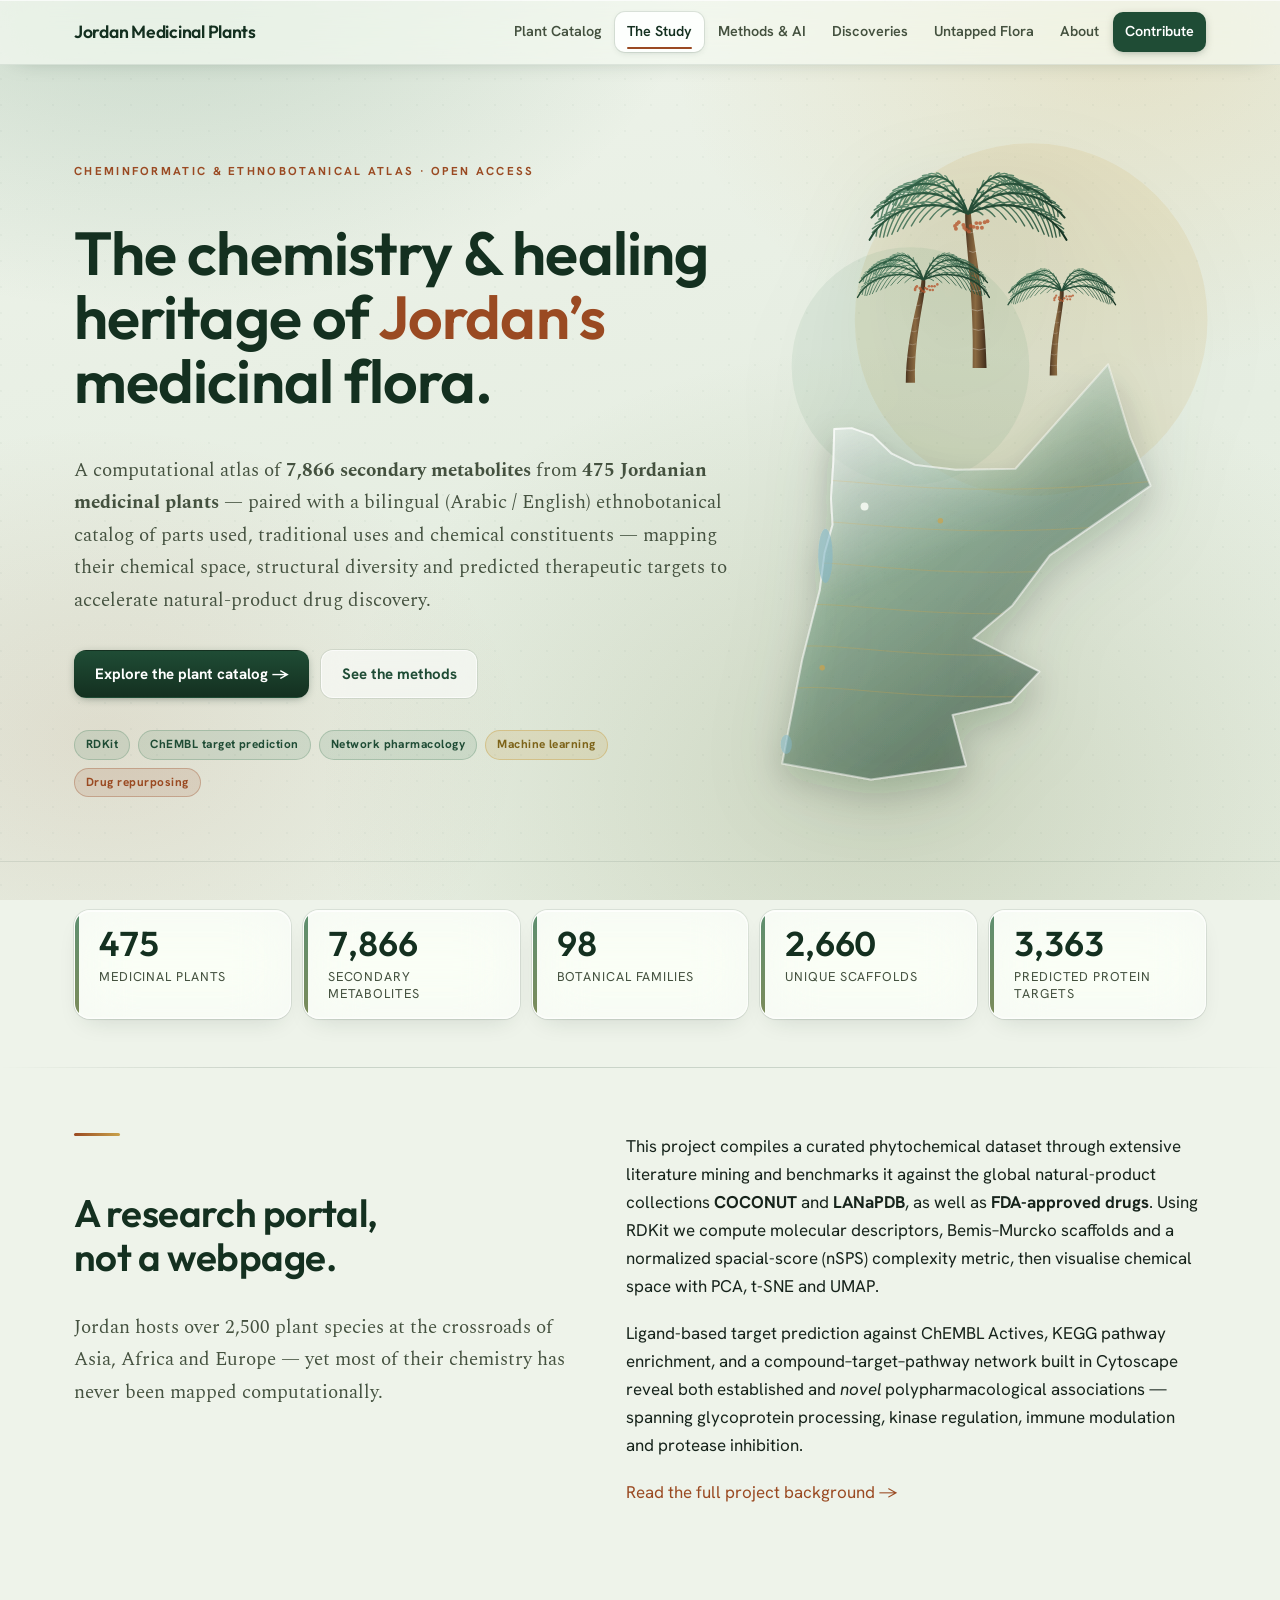
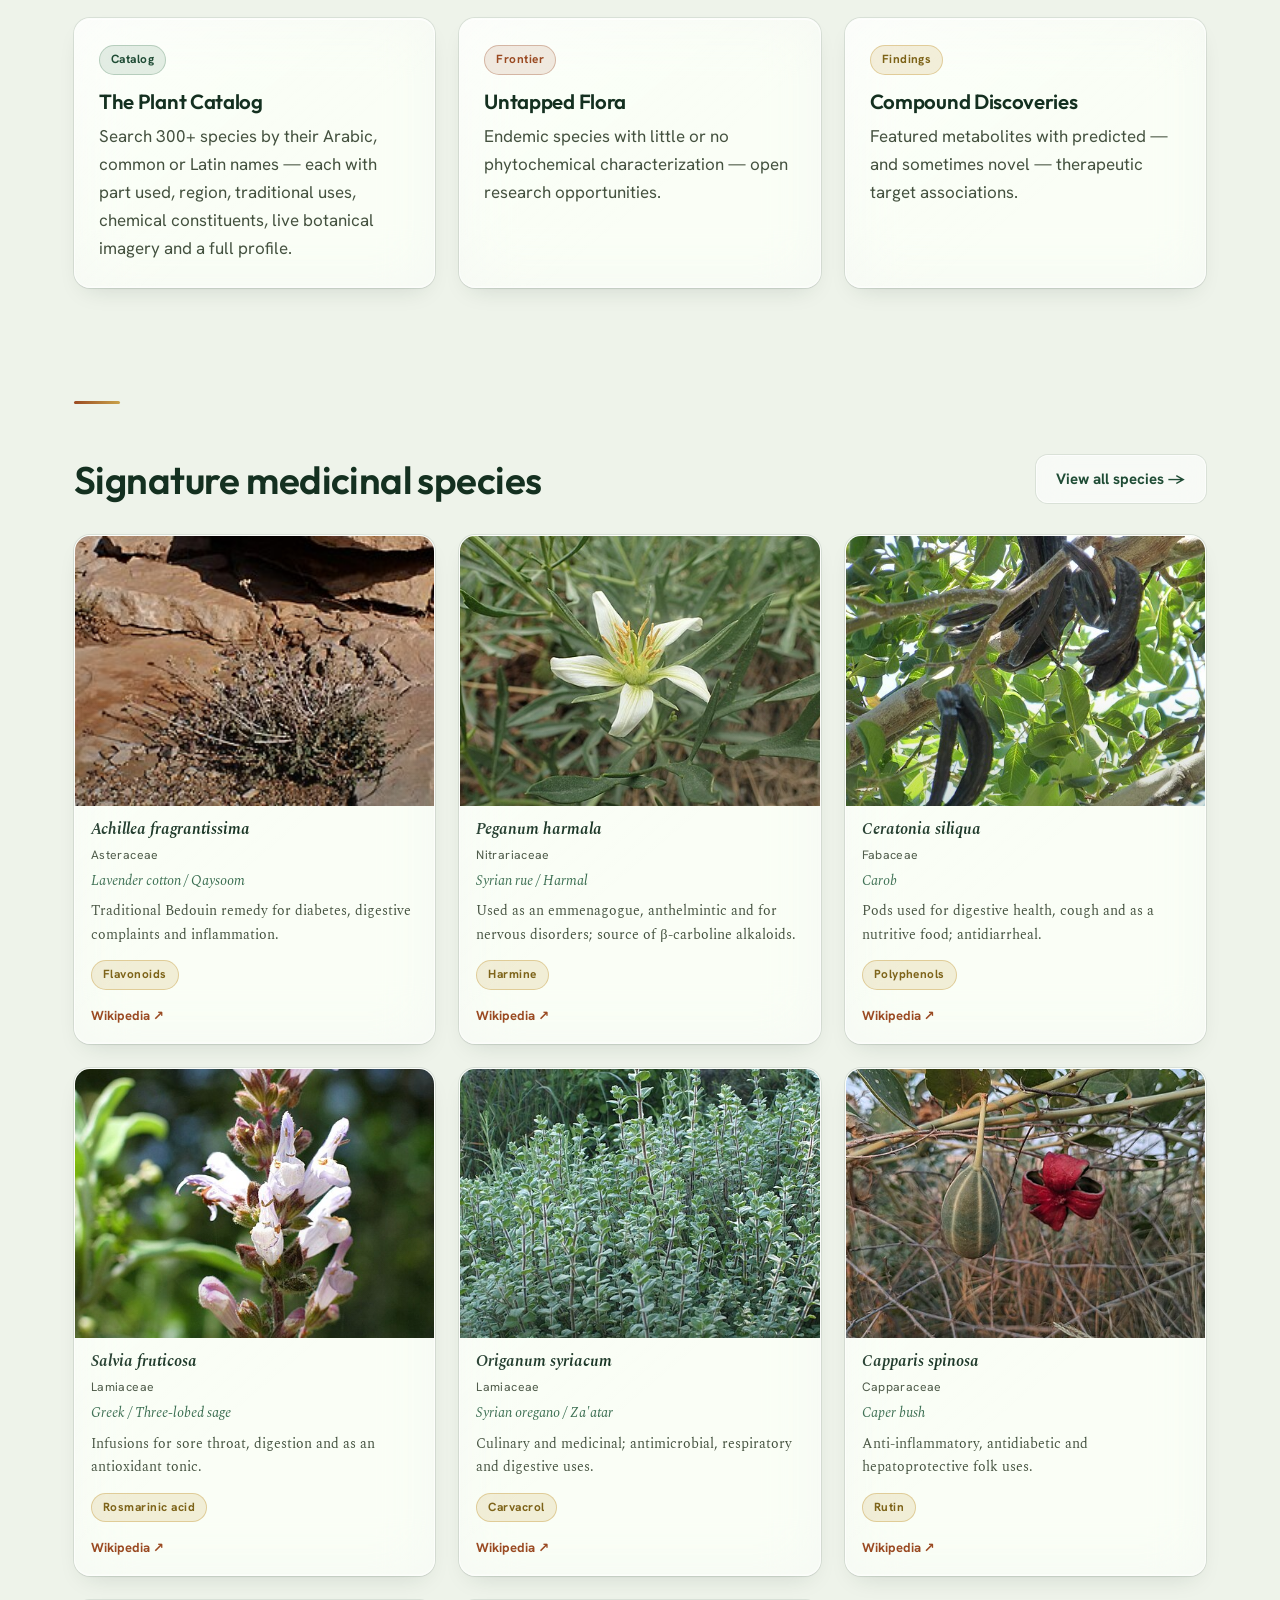
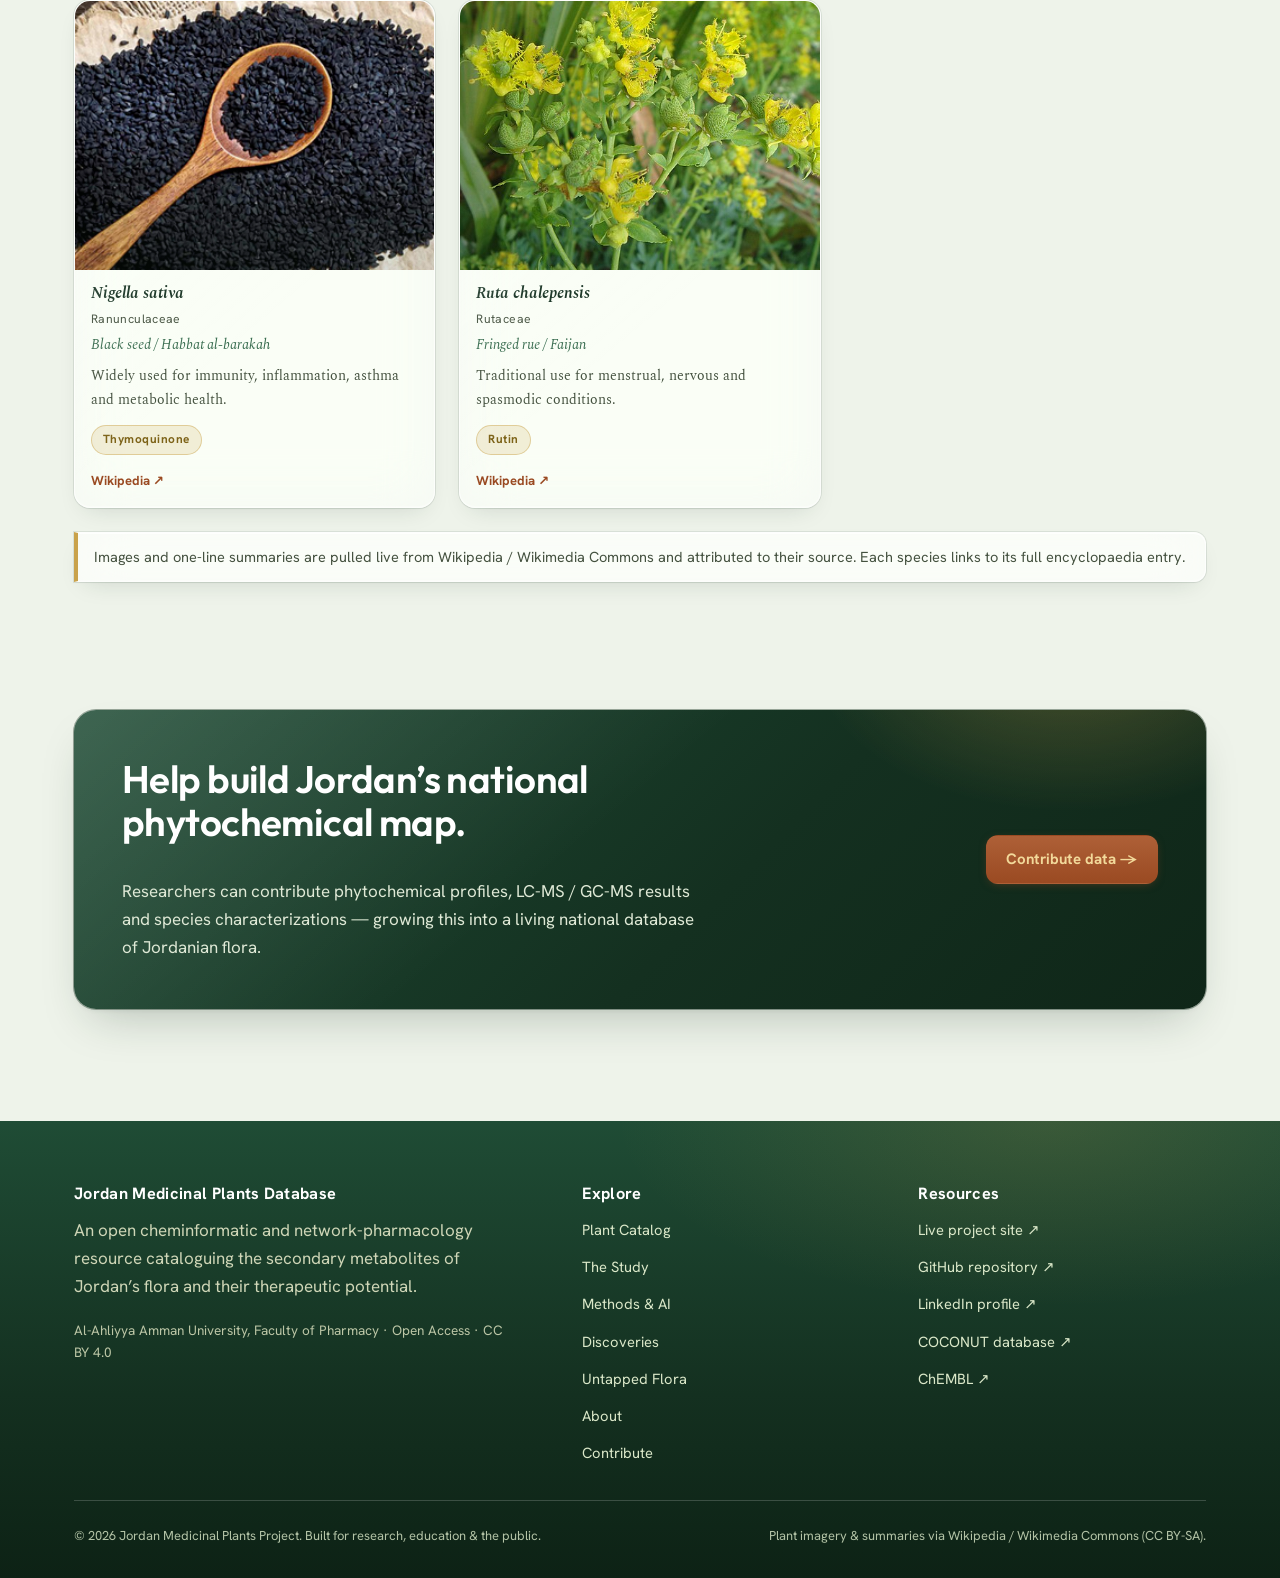
<file: study.html>
<!DOCTYPE html>
<html lang="en">
<head>
<meta charset="UTF-8">
<meta name="viewport" content="width=device-width, initial-scale=1.0">
<title>Jordan Medicinal Plants &mdash; A Cheminformatic &amp; Ethnobotanical Atlas of Secondary Metabolites, Traditional Uses &amp; Therapeutic Potential</title>
<meta name="description" content="An open bilingual (Arabic/English) atlas of Jordan's medicinal flora: species with traditional uses, parts used and chemical constituents, integrated with a cheminformatic and network-pharmacology study of their secondary metabolites and predicted therapeutic targets.">
<link rel="icon" type="image/svg+xml" href="data:image/svg+xml,%3Csvg xmlns='http://www.w3.org/2000/svg' viewBox='0 0 48 48'%3E%3Crect width='48' height='48' rx='10' fill='%23f7f1e3'/%3E%3Cpath d='M24 4C12 9 6 19 6 30c0 8 5 14 14 14 0-12 2-22 18-30C30 9 27 6 24 4Z' fill='%232f6b4f'/%3E%3Cpath d='M20 44C24 30 30 20 38 14' stroke='%23c9a24b' stroke-width='2' stroke-linecap='round' fill='none'/%3E%3C/svg%3E">
<meta property="og:type" content="website">
<meta property="og:site_name" content="Jordan Medicinal Plants">
<meta property="og:title" content="Jordan Medicinal Plants — A Cheminformatic &amp; Ethnobotanical Atlas">
<meta property="og:description" content="An open bilingual (Arabic/English) atlas of Jordan's medicinal flora: species with traditional uses, parts used and chemical constituents, integrated with a cheminformatic and network-pharmacology study of their secondary metabolites and predicted therapeutic targets.">
<meta property="og:url" content="https://saeedmomo.github.io/jor_med_plant/study.html">
<meta property="og:image" content="https://saeedmomo.github.io/jor_med_plant/images/Jordan_phyto.png">
<meta name="twitter:card" content="summary_large_image">
<link rel="preconnect" href="https://fonts.googleapis.com">
<link rel="preconnect" href="https://fonts.gstatic.com" crossorigin>
<link href="https://fonts.googleapis.com/css2?family=Outfit:wght@300;400;500;600;700&family=Spectral:ital,wght@0,400;0,500;1,400&family=Hanken+Grotesk:wght@400;500;600;700;800&family=Spline+Sans+Mono:wght@400;500&display=swap" rel="stylesheet">
<link rel="stylesheet" href="assets/css/style.css?v=4">
</head>
<body>
<div id="site-nav"></div>
<main id="main">

<!-- HERO -->
<div class="hero">
  <div class="hero-art" aria-hidden="true">
<svg viewBox="0 0 560 900" width="100%" height="100%" xmlns="http://www.w3.org/2000/svg" role="img" aria-label="Glass relief map of Jordan with date palms growing from it"><defs><linearGradient id="mapG" x1="0" y1="0" x2=".7" y2="1"><stop offset="0" stop-color="#ffffff" stop-opacity=".58"/><stop offset=".45" stop-color="#5d8f70" stop-opacity=".42"/><stop offset="1" stop-color="#143020" stop-opacity=".55"/></linearGradient><linearGradient id="rimG" x1="0" y1="0" x2="1" y2="1"><stop offset="0" stop-color="#ffffff" stop-opacity=".95"/><stop offset=".5" stop-color="#ffffff" stop-opacity=".38"/><stop offset="1" stop-color="#ffffff" stop-opacity=".72"/></linearGradient><linearGradient id="specG" x1="0" y1="0" x2=".4" y2="1"><stop offset="0" stop-color="#fff" stop-opacity=".6"/><stop offset=".55" stop-color="#fff" stop-opacity="0"/></linearGradient><linearGradient id="trunkG" x1="0" y1="0" x2="1" y2="0"><stop offset="0" stop-color="#4a3520"/><stop offset=".18" stop-color="#6b4f30"/><stop offset=".48" stop-color="#8a6a42"/><stop offset=".82" stop-color="#5a4128"/><stop offset="1" stop-color="#3d2b1a"/></linearGradient><linearGradient id="frondG" x1="0" y1="0" x2="1" y2="1"><stop offset="0" stop-color="#5d8f70"/><stop offset="1" stop-color="#1f4c35"/></linearGradient><linearGradient id="ribG" x1="0" y1="0" x2="1" y2="1"><stop offset="0" stop-color="#376b4e"/><stop offset="1" stop-color="#143020"/></linearGradient><clipPath id="mapClip"><path d="M65 81 L87 80 L113 89 L137 112 L166 126 L217 132 L292 131 L408 0 L436 92 L461 152 L335 239 L288 302 L239 343 L322 385 L286 423 L213 439 L230 503 L111 520 L0 500 L6 468 L25 370 L47 283 L53 236 L63 201 L61 168 L64 121 Z"/></clipPath><filter id="glassShadow" x="-25%" y="-25%" width="150%" height="150%"><feDropShadow dx="0" dy="18" stdDeviation="20" flood-color="#143020" flood-opacity=".3"/></filter></defs><circle cx="320" cy="300" r="190" fill="#c9a24b" opacity=".13"/><circle cx="190" cy="350" r="128" fill="#5d8f70" opacity=".1"/><g transform="translate(52 348) scale(0.86)" filter="url(#glassShadow)"><path d="M65 81 L87 80 L113 89 L137 112 L166 126 L217 132 L292 131 L408 0 L436 92 L461 152 L335 239 L288 302 L239 343 L322 385 L286 423 L213 439 L230 503 L111 520 L0 500 L6 468 L25 370 L47 283 L53 236 L63 201 L61 168 L64 121 Z" fill="url(#mapG)"/><g clip-path="url(#mapClip)"><g stroke="#c9a24b" stroke-width="1.2" fill="none" opacity=".32"><path d="M-10 150C70 130 150 176 470 146"/><path d="M-10 202C70 182 150 228 470 198"/><path d="M-10 254C70 234 160 280 470 250"/><path d="M-10 306C70 286 170 332 470 302"/><path d="M-10 358C70 338 150 384 470 354"/><path d="M-10 410C70 390 150 436 470 406"/></g><path d="M65 81 L87 80 L113 89 L137 112 L166 126 L217 132 L292 131 L408 0 L436 92 L461 152 L335 239 L288 302 L239 343 L322 385 L286 423 L213 439 L230 503 L111 520 L0 500 L6 468 L25 370 L47 283 L53 236 L63 201 L61 168 L64 121 Z" fill="url(#specG)"/></g><path d="M65 81 L87 80 L113 89 L137 112 L166 126 L217 132 L292 131 L408 0 L436 92 L461 152 L335 239 L288 302 L239 343 L322 385 L286 423 L213 439 L230 503 L111 520 L0 500 L6 468 L25 370 L47 283 L53 236 L63 201 L61 168 L64 121 Z" fill="none" stroke="url(#rimG)" stroke-width="2.4" stroke-linejoin="round"/><ellipse cx="54" cy="240" rx="9" ry="34" fill="#7fb7c9" opacity=".55"/><ellipse cx="5" cy="476" rx="7" ry="12" fill="#7fb7c9" opacity=".5"/><circle cx="103" cy="178" r="5" fill="#f4f8f1" opacity=".9"/><g fill="#c9a24b" opacity=".7"><circle cx="50" cy="380" r="3.4"/><circle cx="198" cy="196" r="3.4"/></g></g><g>
<path d="M257 352C259 268 248 214 249 184L255 184C257 214 270 268 272 352Z" fill="url(#trunkG)"/>
<path d="M257 331Q264 334 271 331M257 310Q263 313 270 310M256 289Q262 292 268 289M256 268Q261 271 267 268M254 247Q259 250 264 247M253 226Q257 229 262 226M251 205Q255 208 259 205" stroke="rgba(255,255,255,.32)" stroke-width="1.0" fill="none"/>
<path d="M244 178Q243 175 241 174M244 178Q240 178 236 181M236 173Q233 167 230 166M236 173Q229 173 223 178M227 168Q222 161 217 161M227 168Q219 170 210 178M219 165Q212 158 205 159M219 165Q209 168 199 180M210 164Q201 157 192 160M210 164Q200 169 190 182M201 164Q191 158 181 162M201 164Q192 170 182 185M193 164Q182 160 172 165M193 164Q184 172 176 188M185 166Q174 163 164 169M185 166Q177 174 170 191M177 169Q167 168 158 174M177 169Q171 177 166 192M169 173Q162 172 154 178M169 173Q165 179 162 192M162 177Q157 177 151 182M162 177Q160 182 158 192M156 182Q154 182 151 185M156 182Q155 184 155 189M151 187Q151 187 151 187M151 187Q151 187 151 187M260 178Q264 178 268 181M260 178Q261 175 263 174M268 173Q275 173 281 178M268 173Q271 167 274 166M277 168Q285 170 294 178M277 168Q282 161 287 161M285 165Q295 168 305 180M285 165Q292 158 299 159M294 164Q304 169 314 182M294 164Q303 157 312 160M303 164Q312 170 322 185M303 164Q313 158 323 162M311 164Q320 172 328 188M311 164Q322 160 332 165M319 166Q327 174 334 191M319 166Q330 163 340 169M327 169Q333 177 338 192M327 169Q337 168 346 174M335 173Q339 179 342 192M335 173Q342 172 350 178M342 177Q344 182 346 192M342 177Q347 177 353 182M348 182Q349 184 349 189M348 182Q350 182 353 185M353 187Q353 187 353 187M353 187Q353 187 353 187M245 175Q245 172 244 171M245 175Q242 174 239 176M238 167Q237 162 235 161M238 167Q232 166 227 169M231 161Q228 154 225 154M231 161Q223 161 216 166M223 157Q218 150 213 150M223 157Q215 158 206 166M216 154Q209 148 202 149M216 154Q207 157 198 168M208 153Q200 148 192 151M208 153Q200 158 191 171M201 154Q192 150 183 154M201 154Q194 160 186 174M194 155Q185 153 177 157M194 155Q188 162 182 176M187 157Q179 156 171 161M187 157Q182 164 178 177M181 160Q174 160 168 165M181 160Q178 166 174 177M175 164Q170 164 165 168M175 164Q173 168 171 176M170 168Q167 168 165 170M170 168Q169 170 168 174M165 172Q165 172 165 172M165 172Q165 172 165 172M259 175Q262 174 265 176M259 175Q259 172 260 171M266 167Q272 166 277 169M266 167Q267 162 269 161M273 161Q281 161 288 166M273 161Q276 154 279 154M281 157Q289 158 298 166M281 157Q286 150 291 150M288 154Q297 157 306 168M288 154Q295 148 302 149M296 153Q304 158 313 171M296 153Q304 148 312 151M303 154Q310 160 318 174M303 154Q312 150 321 154M310 155Q316 162 322 176M310 155Q319 153 327 157M317 157Q322 164 326 177M317 157Q325 156 333 161M323 160Q326 166 330 177M323 160Q330 160 336 165M329 164Q331 168 333 176M329 164Q334 164 339 168M334 168Q335 170 336 174M334 168Q337 168 339 170M339 172Q339 172 339 172M339 172Q339 172 339 172M247 173Q247 171 248 171M247 173Q245 172 243 173M242 164Q242 160 242 159M242 164Q238 162 235 163M237 156Q236 151 235 150M237 156Q232 155 227 157M231 151Q229 145 227 145M231 151Q225 150 219 155M226 148Q222 142 218 142M226 148Q219 149 212 155M221 146Q215 141 210 143M221 146Q214 149 207 157M215 146Q209 143 203 145M215 146Q210 150 204 160M210 147Q204 145 198 149M210 147Q206 152 201 162M205 149Q200 148 194 152M205 149Q202 153 199 163M201 151Q196 151 191 155M201 151Q198 155 196 163M196 154Q193 154 190 157M196 154Q195 157 194 163M193 156Q191 156 189 158M193 156Q192 158 191 161M189 159Q189 159 189 159M189 159Q189 159 189 159M257 173Q259 172 261 173M257 173Q257 171 256 171M262 164Q266 162 269 163M262 164Q262 160 262 159M267 156Q272 155 277 157M267 156Q268 151 269 150M273 151Q279 150 285 155M273 151Q275 145 277 145M278 148Q285 149 292 155M278 148Q282 142 286 142M283 146Q290 149 297 157M283 146Q289 141 294 143M289 146Q294 150 300 160M289 146Q295 143 301 145M294 147Q298 152 303 162M294 147Q300 145 306 149M299 149Q302 153 305 163M299 149Q304 148 310 152M303 151Q306 155 308 163M303 151Q308 151 313 155M308 154Q309 157 310 163M308 154Q311 154 314 157M311 156Q312 158 313 161M311 156Q313 156 315 158M315 159Q315 159 315 159M315 159Q315 159 315 159M244 183Q241 179 239 179M244 183Q240 183 236 187M235 180Q231 175 226 176M235 180Q229 182 223 189M227 178Q220 172 213 174M227 178Q219 181 211 192M218 177Q209 171 201 174M218 177Q209 182 200 195M209 177Q199 172 190 175M209 177Q200 183 191 199M200 178Q190 173 179 178M200 178Q191 185 182 202M192 180Q181 176 170 182M192 180Q184 188 176 205M183 182Q173 180 162 187M183 182Q177 191 170 208M175 186Q166 185 156 192M175 186Q170 194 165 210M168 190Q160 191 152 197M168 190Q164 197 161 211M161 196Q155 197 149 202M161 196Q159 201 157 211M154 202Q152 203 149 206M154 202Q154 205 153 210M149 209Q149 209 149 209M149 209Q149 209 149 209M260 183Q264 183 268 187M260 183Q263 179 265 179M269 180Q275 182 281 189M269 180Q273 175 278 176M277 178Q285 181 293 192M277 178Q284 172 291 174M286 177Q295 182 304 195M286 177Q295 171 303 174M295 177Q304 183 313 199M295 177Q305 172 314 175M304 178Q313 185 322 202M304 178Q314 173 325 178M312 180Q320 188 328 205M312 180Q323 176 334 182M321 182Q327 191 334 208M321 182Q331 180 342 187M329 186Q334 194 339 210M329 186Q338 185 348 192M336 190Q340 197 343 211M336 190Q344 191 352 197M343 196Q345 201 347 211M343 196Q349 197 355 202M350 202Q350 205 351 210M350 202Q352 203 355 206M355 209Q355 209 355 209M355 209Q355 209 355 209" stroke="url(#frondG)" stroke-width="1.5" fill="none" stroke-linecap="round" opacity=".88"/>
<path d="M252 186C217 148 169 165 148 190M252 186C287 148 335 165 356 190M252 186C222 133 180 157 162 174M252 186C282 133 324 157 342 174M252 186C230 122 200 151 187 160M252 186C274 122 304 151 317 160M252 186C216 168 167 176 146 214M252 186C288 168 337 176 358 214" stroke="url(#ribG)" stroke-width="2.2" fill="none" stroke-linecap="round"/>
<g fill="#b5562e" opacity=".8"><circle cx="242" cy="195" r="2.1"/><circle cx="240" cy="197" r="2.1"/><circle cx="238" cy="199" r="2.1"/><circle cx="239" cy="202" r="2.1"/><circle cx="247" cy="198" r="2.1"/><circle cx="248" cy="201" r="2.1"/><circle cx="250" cy="203" r="2.1"/><circle cx="253" cy="205" r="2.1"/><circle cx="255" cy="199" r="2.1"/><circle cx="258" cy="200" r="2.1"/><circle cx="262" cy="201" r="2.1"/><circle cx="267" cy="201" r="2.1"/><circle cx="261" cy="196" r="2.1"/><circle cx="265" cy="196" r="2.1"/><circle cx="270" cy="195" r="2.1"/><circle cx="273" cy="194" r="2.1"/></g></g>
<g>
<path d="M185 368C186 312 201 276 202 256L206 256C207 276 194 312 195 368Z" fill="url(#trunkG)"/>
<path d="M185 354Q190 356 195 354M186 340Q191 342 195 340M188 326Q192 328 196 326M190 312Q194 314 197 312M192 298Q195 300 199 298M195 284Q198 286 201 284M198 270Q201 272 203 270" stroke="rgba(255,255,255,.32)" stroke-width="0.7" fill="none"/>
<path d="M199 252Q198 250 197 249M199 252Q196 252 193 254M193 248Q191 244 189 244M193 248Q189 248 184 252M187 245Q184 241 181 241M187 245Q182 246 176 252M182 244Q177 239 172 240M182 244Q175 246 169 253M176 243Q170 238 164 240M176 243Q169 246 163 255M170 242Q164 239 157 241M170 242Q164 247 158 257M165 243Q158 240 151 244M165 243Q159 248 153 259M159 244Q152 242 145 246M159 244Q154 249 150 260M154 246Q148 245 141 249M154 246Q150 251 146 261M149 248Q144 248 139 252M149 248Q146 253 144 262M144 251Q141 251 137 255M144 251Q143 255 141 261M140 254Q138 255 137 256M140 254Q140 256 139 259M137 258Q137 258 137 258M137 258Q137 258 137 258M209 252Q212 252 215 254M209 252Q210 250 211 249M215 248Q219 248 224 252M215 248Q217 244 219 244M221 245Q226 246 232 252M221 245Q224 241 227 241M226 244Q233 246 239 253M226 244Q231 239 236 240M232 243Q239 246 245 255M232 243Q238 238 244 240M238 242Q244 247 250 257M238 242Q244 239 251 241M243 243Q249 248 255 259M243 243Q250 240 257 244M249 244Q254 249 258 260M249 244Q256 242 263 246M254 246Q258 251 262 261M254 246Q260 245 267 249M259 248Q262 253 264 262M259 248Q264 248 269 252M264 251Q265 255 267 261M264 251Q267 251 271 255M268 254Q268 256 269 259M268 254Q270 255 271 256M271 258Q271 258 271 258M271 258Q271 258 271 258M199 250Q199 248 199 248M199 250Q197 250 195 251M195 245Q194 241 193 241M195 245Q191 244 187 246M190 241Q188 236 186 236M190 241Q185 241 180 244M185 238Q182 233 178 233M185 238Q179 239 173 244M180 236Q175 232 171 233M180 236Q174 238 168 245M175 236Q170 232 164 234M175 236Q169 239 164 247M170 236Q164 233 158 236M170 236Q165 240 160 249M165 237Q160 235 154 238M165 237Q161 241 157 251M161 238Q156 237 150 241M161 238Q158 243 154 251M157 240Q152 240 148 243M157 240Q154 244 152 252M153 243Q149 243 146 245M153 243Q151 245 150 251M149 245Q148 245 146 247M149 245Q149 247 148 249M146 248Q146 248 146 248M146 248Q146 248 146 248M209 250Q211 250 213 251M209 250Q209 248 209 248M213 245Q217 244 221 246M213 245Q214 241 215 241M218 241Q223 241 228 244M218 241Q220 236 222 236M223 238Q229 239 235 244M223 238Q226 233 230 233M228 236Q234 238 240 245M228 236Q233 232 237 233M233 236Q239 239 244 247M233 236Q238 232 244 234M238 236Q243 240 248 249M238 236Q244 233 250 236M243 237Q247 241 251 251M243 237Q248 235 254 238M247 238Q250 243 254 251M247 238Q252 237 258 241M251 240Q254 244 256 252M251 240Q256 240 260 243M255 243Q257 245 258 251M255 243Q259 243 262 245M259 245Q259 247 260 249M259 245Q260 245 262 247M262 248Q262 248 262 248M262 248Q262 248 262 248M201 249Q201 247 201 247M201 249Q199 248 198 248M197 242Q197 240 197 239M197 242Q195 241 192 242M194 237Q193 234 193 233M194 237Q190 236 187 238M190 234Q189 230 187 230M190 234Q186 234 182 236M187 232Q184 228 181 228M187 232Q182 232 178 237M183 231Q179 228 176 228M183 231Q179 233 174 238M180 231Q175 228 171 230M180 231Q176 233 172 240M176 231Q172 230 168 232M176 231Q173 234 170 241M173 232Q169 232 165 235M173 232Q171 236 168 242M170 234Q167 234 163 236M170 234Q168 237 167 242M167 236Q165 236 162 238M167 236Q166 238 165 242M164 238Q163 238 162 239M164 238Q164 239 164 241M162 239Q162 239 162 239M162 239Q162 239 162 239M207 249Q209 248 210 248M207 249Q207 247 207 247M211 242Q213 241 216 242M211 242Q211 240 211 239M214 237Q218 236 221 238M214 237Q215 234 215 233M218 234Q222 234 226 236M218 234Q219 230 221 230M221 232Q226 232 230 237M221 232Q224 228 227 228M225 231Q229 233 234 238M225 231Q229 228 232 228M228 231Q232 233 236 240M228 231Q233 228 237 230M232 231Q235 234 238 241M232 231Q236 230 240 232M235 232Q237 236 240 242M235 232Q239 232 243 235M238 234Q240 237 241 242M238 234Q241 234 245 236M241 236Q242 238 243 242M241 236Q243 236 246 238M244 238Q244 239 244 241M244 238Q245 238 246 239M246 239Q246 239 246 239M246 239Q246 239 246 239M199 255Q197 253 195 253M199 255Q196 256 193 258M193 253Q190 250 187 251M193 253Q189 255 184 260M187 252Q183 248 178 249M187 252Q182 254 176 261M181 251Q176 248 170 249M181 251Q175 255 169 263M175 251Q169 248 162 250M175 251Q169 256 163 266M169 252Q162 249 155 252M169 252Q164 257 158 268M164 253Q156 251 149 255M164 253Q158 259 153 270M158 255Q151 253 144 258M158 255Q154 261 149 272M153 257Q146 257 140 261M153 257Q149 263 146 273M148 260Q143 260 137 265M148 260Q146 265 143 274M143 264Q139 264 136 268M143 264Q142 267 141 274M139 268Q137 268 135 271M139 268Q139 270 138 273M135 273Q135 273 135 273M135 273Q135 273 135 273M209 255Q212 256 215 258M209 255Q211 253 213 253M215 253Q219 255 224 260M215 253Q218 250 221 251M221 252Q226 254 232 261M221 252Q225 248 230 249M227 251Q233 255 239 263M227 251Q232 248 238 249M233 251Q239 256 245 266M233 251Q239 248 246 250M239 252Q244 257 250 268M239 252Q246 249 253 252M244 253Q250 259 255 270M244 253Q252 251 259 255M250 255Q254 261 259 272M250 255Q257 253 264 258M255 257Q259 263 262 273M255 257Q262 257 268 261M260 260Q262 265 265 274M260 260Q265 260 271 265M265 264Q266 267 267 274M265 264Q269 264 272 268M269 268Q269 270 270 273M269 268Q271 268 273 271M273 273Q273 273 273 273M273 273Q273 273 273 273" stroke="url(#frondG)" stroke-width="1.0" fill="none" stroke-linecap="round" opacity=".88"/>
<path d="M204 257C180 232 148 243 135 260M204 257C228 232 260 243 273 260M204 257C184 222 156 238 144 249M204 257C224 222 252 238 264 249M204 257C189 215 170 234 161 240M204 257C219 215 238 234 247 240M204 257C180 246 147 251 133 276M204 257C228 246 261 251 275 276" stroke="url(#ribG)" stroke-width="1.5" fill="none" stroke-linecap="round"/>
<g fill="#b5562e" opacity=".8"><circle cx="197" cy="264" r="1.4"/><circle cx="196" cy="265" r="1.4"/><circle cx="195" cy="267" r="1.4"/><circle cx="195" cy="268" r="1.4"/><circle cx="200" cy="266" r="1.4"/><circle cx="201" cy="267" r="1.4"/><circle cx="203" cy="269" r="1.4"/><circle cx="205" cy="270" r="1.4"/><circle cx="206" cy="266" r="1.4"/><circle cx="208" cy="267" r="1.4"/><circle cx="211" cy="268" r="1.4"/><circle cx="214" cy="268" r="1.4"/><circle cx="210" cy="264" r="1.4"/><circle cx="213" cy="264" r="1.4"/><circle cx="216" cy="264" r="1.4"/><circle cx="219" cy="262" r="1.4"/></g></g>
<g>
<path d="M340 360C341 314 351 285 351 268L355 268C356 285 347 314 348 360Z" fill="url(#trunkG)"/>
<path d="M340 349Q344 350 348 349M341 337Q345 339 348 337M342 326Q345 327 349 326M343 314Q346 316 349 314M345 303Q348 304 350 303M346 291Q349 293 352 291M349 280Q351 281 353 280" stroke="rgba(255,255,255,.32)" stroke-width="0.6" fill="none"/>
<path d="M349 265Q348 263 347 263M349 265Q346 265 344 266M344 262Q342 259 341 258M344 262Q340 262 337 265M339 259Q337 256 334 256M339 259Q335 260 330 265M335 258Q331 254 327 255M335 258Q329 259 324 266M330 257Q325 253 320 255M330 257Q325 260 319 267M325 257Q320 254 314 256M325 257Q320 260 315 269M321 257Q315 255 309 258M321 257Q316 261 311 270M316 258Q310 257 305 260M316 258Q312 263 308 272M312 260Q307 259 302 263M312 260Q309 264 306 272M308 262Q303 262 299 265M308 262Q306 265 303 273M304 264Q301 264 298 267M304 264Q303 267 301 272M301 267Q299 267 298 268M301 267Q300 268 300 271M298 270Q298 270 298 270M298 270Q298 270 298 270M357 265Q360 265 362 266M357 265Q358 263 359 263M362 262Q366 262 369 265M362 262Q364 259 365 258M367 259Q371 260 376 265M367 259Q369 256 372 256M371 258Q377 259 382 266M371 258Q375 254 379 255M376 257Q381 260 387 267M376 257Q381 253 386 255M381 257Q386 260 391 269M381 257Q386 254 392 256M385 257Q390 261 395 270M385 257Q391 255 397 258M390 258Q394 263 398 272M390 258Q396 257 401 260M394 260Q397 264 400 272M394 260Q399 259 404 263M398 262Q400 265 403 273M398 262Q403 262 407 265M402 264Q403 267 405 272M402 264Q405 264 408 267M405 267Q406 268 406 271M405 267Q407 267 408 268M408 270Q408 270 408 270M408 270Q408 270 408 270M349 263Q349 262 349 261M349 263Q347 263 346 264M345 259Q345 256 344 255M345 259Q342 258 339 260M341 256Q340 252 338 252M341 256Q337 255 333 258M337 253Q335 249 332 249M337 253Q333 254 328 258M333 252Q329 248 326 249M333 252Q328 253 323 259M329 251Q325 248 320 250M329 251Q324 254 320 261M325 251Q320 249 315 251M325 251Q321 255 317 262M321 252Q316 251 312 254M321 252Q318 256 314 264M318 253Q313 253 309 256M318 253Q315 257 312 264M314 255Q310 255 307 258M314 255Q312 258 310 264M311 257Q308 257 306 259M311 257Q310 259 309 264M308 259Q307 259 305 260M308 259Q307 260 307 263M305 261Q305 261 305 261M305 261Q305 261 305 261M357 263Q359 263 360 264M357 263Q357 262 357 261M361 259Q364 258 367 260M361 259Q361 256 362 255M365 256Q369 255 373 258M365 256Q366 252 368 252M369 253Q373 254 378 258M369 253Q371 249 374 249M373 252Q378 253 383 259M373 252Q377 248 380 249M377 251Q382 254 386 261M377 251Q381 248 386 250M381 251Q385 255 389 262M381 251Q386 249 391 251M385 252Q388 256 392 264M385 252Q390 251 394 254M388 253Q391 257 394 264M388 253Q393 253 397 256M392 255Q394 258 396 264M392 255Q396 255 399 258M395 257Q396 259 397 264M395 257Q398 257 400 259M398 259Q399 260 399 263M398 259Q399 259 401 260M401 261Q401 261 401 261M401 261Q401 261 401 261M350 262Q350 261 351 261M350 262Q349 262 348 262M347 257Q347 255 347 254M347 257Q345 256 344 257M345 253Q344 250 344 250M345 253Q342 252 339 253M342 250Q340 247 339 246M342 250Q338 250 335 252M339 248Q337 245 334 245M339 248Q335 249 331 252M336 247Q333 245 330 245M336 247Q332 249 329 253M333 247Q330 245 326 247M333 247Q330 249 327 255M330 248Q327 247 323 249M330 248Q328 250 325 256M327 249Q324 248 321 250M327 249Q326 251 324 257M325 250Q322 250 320 252M325 250Q324 252 322 257M323 251Q321 251 319 253M323 251Q322 253 321 256M320 253Q320 253 319 254M320 253Q320 254 320 255M319 254Q319 254 319 254M319 254Q319 254 319 254M356 262Q357 262 358 262M356 262Q356 261 355 261M359 257Q361 256 362 257M359 257Q359 255 359 254M361 253Q364 252 367 253M361 253Q362 250 362 250M364 250Q368 250 371 252M364 250Q366 247 367 246M367 248Q371 249 375 252M367 248Q369 245 372 245M370 247Q374 249 377 253M370 247Q373 245 376 245M373 247Q376 249 379 255M373 247Q376 245 380 247M376 248Q378 250 381 256M376 248Q379 247 383 249M379 249Q380 251 382 257M379 249Q382 248 385 250M381 250Q382 252 384 257M381 250Q384 250 386 252M383 251Q384 253 385 256M383 251Q385 251 387 253M386 253Q386 254 386 255M386 253Q386 253 387 254M387 254Q387 254 387 254M387 254Q387 254 387 254M349 267Q347 266 346 266M349 267Q346 268 344 270M344 266Q341 263 339 264M344 266Q340 267 337 271M339 265Q336 262 332 263M339 265Q335 267 330 272M334 264Q330 261 325 263M334 264Q329 267 324 274M329 264Q324 261 319 263M329 264Q324 268 319 276M325 265Q319 262 313 265M325 265Q320 269 315 278M320 266Q314 264 308 267M320 266Q316 270 311 280M315 267Q310 266 304 270M315 267Q312 272 308 281M311 269Q306 269 300 273M311 269Q308 274 305 282M307 271Q302 272 298 275M307 271Q305 275 303 283M303 274Q300 275 297 278M303 274Q302 277 301 283M300 278Q298 278 297 280M300 278Q299 279 299 282M296 282Q296 282 296 282M296 282Q296 282 296 282M357 267Q360 268 362 270M357 267Q359 266 360 266M362 266Q366 267 369 271M362 266Q365 263 367 264M367 265Q371 267 376 272M367 265Q370 262 374 263M372 264Q377 267 382 274M372 264Q376 261 381 263M377 264Q382 268 387 276M377 264Q382 261 387 263M381 265Q386 269 391 278M381 265Q387 262 393 265M386 266Q390 270 395 280M386 266Q392 264 398 267M391 267Q394 272 398 281M391 267Q396 266 402 270M395 269Q398 274 401 282M395 269Q400 269 406 273M399 271Q401 275 403 283M399 271Q404 272 408 275M403 274Q404 277 405 283M403 274Q406 275 409 278M406 278Q407 279 407 282M406 278Q408 278 409 280M410 282Q410 282 410 282M410 282Q410 282 410 282" stroke="url(#frondG)" stroke-width="0.9" fill="none" stroke-linecap="round" opacity=".88"/>
<path d="M353 269C334 248 307 258 296 271M353 269C372 248 399 258 410 271M353 269C336 240 314 253 304 263M353 269C370 240 392 253 402 263M353 269C341 234 325 250 318 255M353 269C365 234 381 250 388 255M353 269C333 259 306 264 295 284M353 269C373 259 400 264 411 284" stroke="url(#ribG)" stroke-width="1.3" fill="none" stroke-linecap="round"/>
<g fill="#b5562e" opacity=".8"><circle cx="347" cy="274" r="1.2"/><circle cx="346" cy="276" r="1.2"/><circle cx="345" cy="277" r="1.2"/><circle cx="345" cy="279" r="1.2"/><circle cx="350" cy="276" r="1.2"/><circle cx="350" cy="278" r="1.2"/><circle cx="352" cy="279" r="1.2"/><circle cx="354" cy="280" r="1.2"/><circle cx="355" cy="277" r="1.2"/><circle cx="356" cy="277" r="1.2"/><circle cx="359" cy="278" r="1.2"/><circle cx="362" cy="278" r="1.2"/><circle cx="358" cy="275" r="1.2"/><circle cx="361" cy="275" r="1.2"/><circle cx="363" cy="275" r="1.2"/><circle cx="365" cy="274" r="1.2"/></g></g><g transform="translate(6 58)"></g></svg>
  </div>
  <div class="wrap">
    <p class="eyebrow reveal">Cheminformatic &amp; Ethnobotanical Atlas &middot; Open Access</p>
    <h1 class="reveal">The chemistry &amp; healing heritage of <span style="color:var(--clay)">Jordan&rsquo;s</span> medicinal flora.</h1>
    <p class="lead reveal">A computational atlas of <strong>7,866 secondary metabolites</strong> from <strong>475 Jordanian medicinal plants</strong> &mdash; paired with a bilingual (Arabic&nbsp;/&nbsp;English) ethnobotanical catalog of parts used, traditional uses and chemical constituents &mdash; mapping their chemical space, structural diversity and predicted therapeutic targets to accelerate natural-product drug discovery.</p>
    <div class="hero-cta reveal">
      <a class="btn btn-primary" href="index.html">Explore the plant catalog &rarr;</a>
      <a class="btn btn-ghost" href="research.html">See the methods</a>
    </div>
    <div class="hero-badges reveal">
      <span class="pill">RDKit</span>
      <span class="pill">ChEMBL target prediction</span>
      <span class="pill">Network pharmacology</span>
      <span class="pill gold">Machine learning</span>
      <span class="pill clay">Drug repurposing</span>
    </div>
  </div>
</div>

<!-- STATS -->
<section class="section-tight">
  <div class="wrap">
    <div class="statline reveal" id="homeStats"></div>
  </div>
</section>

<hr class="divider">

<!-- ABOUT THE STUDY -->
<section>
  <div class="wrap split" style="display:grid;grid-template-columns:1fr 1.15fr;gap:var(--sp-7);align-items:start">
    <div class="reveal">
      <span class="kicker-rule"></span>
      <h2>A research portal, not a webpage.</h2>
      <p class="lead">Jordan hosts over 2,500 plant species at the crossroads of Asia, Africa and Europe &mdash; yet most of their chemistry has never been mapped computationally.</p>
    </div>
    <div class="reveal">
      <p>This project compiles a curated phytochemical dataset through extensive literature mining and benchmarks it against the global natural-product collections <strong>COCONUT</strong> and <strong>LANaPDB</strong>, as well as <strong>FDA-approved drugs</strong>. Using RDKit we compute molecular descriptors, Bemis&ndash;Murcko scaffolds and a normalized spacial-score (nSPS) complexity metric, then visualise chemical space with PCA, t-SNE and UMAP.</p>
      <p>Ligand-based target prediction against ChEMBL Actives, KEGG pathway enrichment, and a compound&ndash;target&ndash;pathway network built in Cytoscape reveal both established and <em>novel</em> polypharmacological associations &mdash; spanning glycoprotein processing, kinase regulation, immune modulation and protease inhibition.</p>
      <p class="mb0"><a href="about.html">Read the full project background &rarr;</a></p>
    </div>
  </div>
</section>

<!-- SECTION CARDS -->
<section class="section-tight">
  <div class="wrap">
    <div class="grid g3">
      <a class="card reveal" href="index.html" style="text-decoration:none;color:inherit">
        <span class="pill">Catalog</span>
        <h3 style="margin:14px 0 var(--sp-2)">The Plant Catalog</h3>
        <p class="muted mb0">Search 300+ species by their Arabic, common or Latin names &mdash; each with part used, region, traditional uses, chemical constituents, live botanical imagery and a full profile.</p>
      </a>
      <a class="card reveal" href="untapped.html" style="text-decoration:none;color:inherit">
        <span class="pill clay">Frontier</span>
        <h3 style="margin:14px 0 var(--sp-2)">Untapped Flora</h3>
        <p class="muted mb0">Endemic species with little or no phytochemical characterization &mdash; open research opportunities.</p>
      </a>
      <a class="card reveal" href="discoveries.html" style="text-decoration:none;color:inherit">
        <span class="pill gold">Findings</span>
        <h3 style="margin:14px 0 var(--sp-2)">Compound Discoveries</h3>
        <p class="muted mb0">Featured metabolites with predicted &mdash; and sometimes novel &mdash; therapeutic target associations.</p>
      </a>
    </div>
  </div>
</section>

<!-- FEATURED PLANTS -->
<section>
  <div class="wrap">
    <div class="reveal" style="display:flex;justify-content:space-between;align-items:end;gap:20px;flex-wrap:wrap;margin-bottom:var(--sp-6)">
      <div>
        <span class="kicker-rule"></span>
        <h2 class="mb0">Signature medicinal species</h2>
      </div>
      <a class="btn btn-ghost" href="index.html">View all species &rarr;</a>
    </div>
    <div class="feat-grid" id="featuredHome"></div>
    <p class="note" style="margin-top:var(--sp-5)">Images and one-line summaries are pulled live from Wikipedia / Wikimedia Commons and attributed to their source. Each species links to its full encyclopaedia entry.</p>
  </div>
</section>

<!-- COLLABORATE CALLOUT -->
<section class="section-tight">
  <div class="wrap">
    <div class="callout reveal split" style="display:grid;grid-template-columns:1.4fr 1fr;gap:var(--sp-6);align-items:center">
      <div>
        <h2 style="margin-top:0">Help build Jordan&rsquo;s national phytochemical map.</h2>
        <p class="mb0">Researchers can contribute phytochemical profiles, LC-MS / GC-MS results and species characterizations &mdash; growing this into a living national database of Jordanian flora.</p>
      </div>
      <div style="text-align:right">
        <a class="btn btn-clay" href="collaborate.html">Contribute data &rarr;</a>
      </div>
    </div>
  </div>
</section>

</main>
<div id="site-footer"></div>

<script src="assets/js/data.js?v=12"></script>
<script src="assets/js/plants.js?v=12"></script>
<script>
  (function(){
    var s = window.JMP.stats;
    var items = [
      [s.plants.toLocaleString(), "Medicinal plants"],
      [s.phyto.toLocaleString(), "Secondary metabolites"],
      [s.families, "Botanical families"],
      [s.scaffolds.toLocaleString(), "Unique scaffolds"],
      [s.targets.toLocaleString(), "Predicted protein targets"]
    ];
    document.getElementById("homeStats").innerHTML = items.map(function(i){
      return '<div class="stat"><div class="num">'+i[0]+'</div><div class="lbl">'+i[1]+'</div></div>';
    }).join("");
    renderFeatured("featuredHome", 8);
  })();
</script>
<script src="assets/js/components.js?v=4"></script>
</body>
</html>
</file>
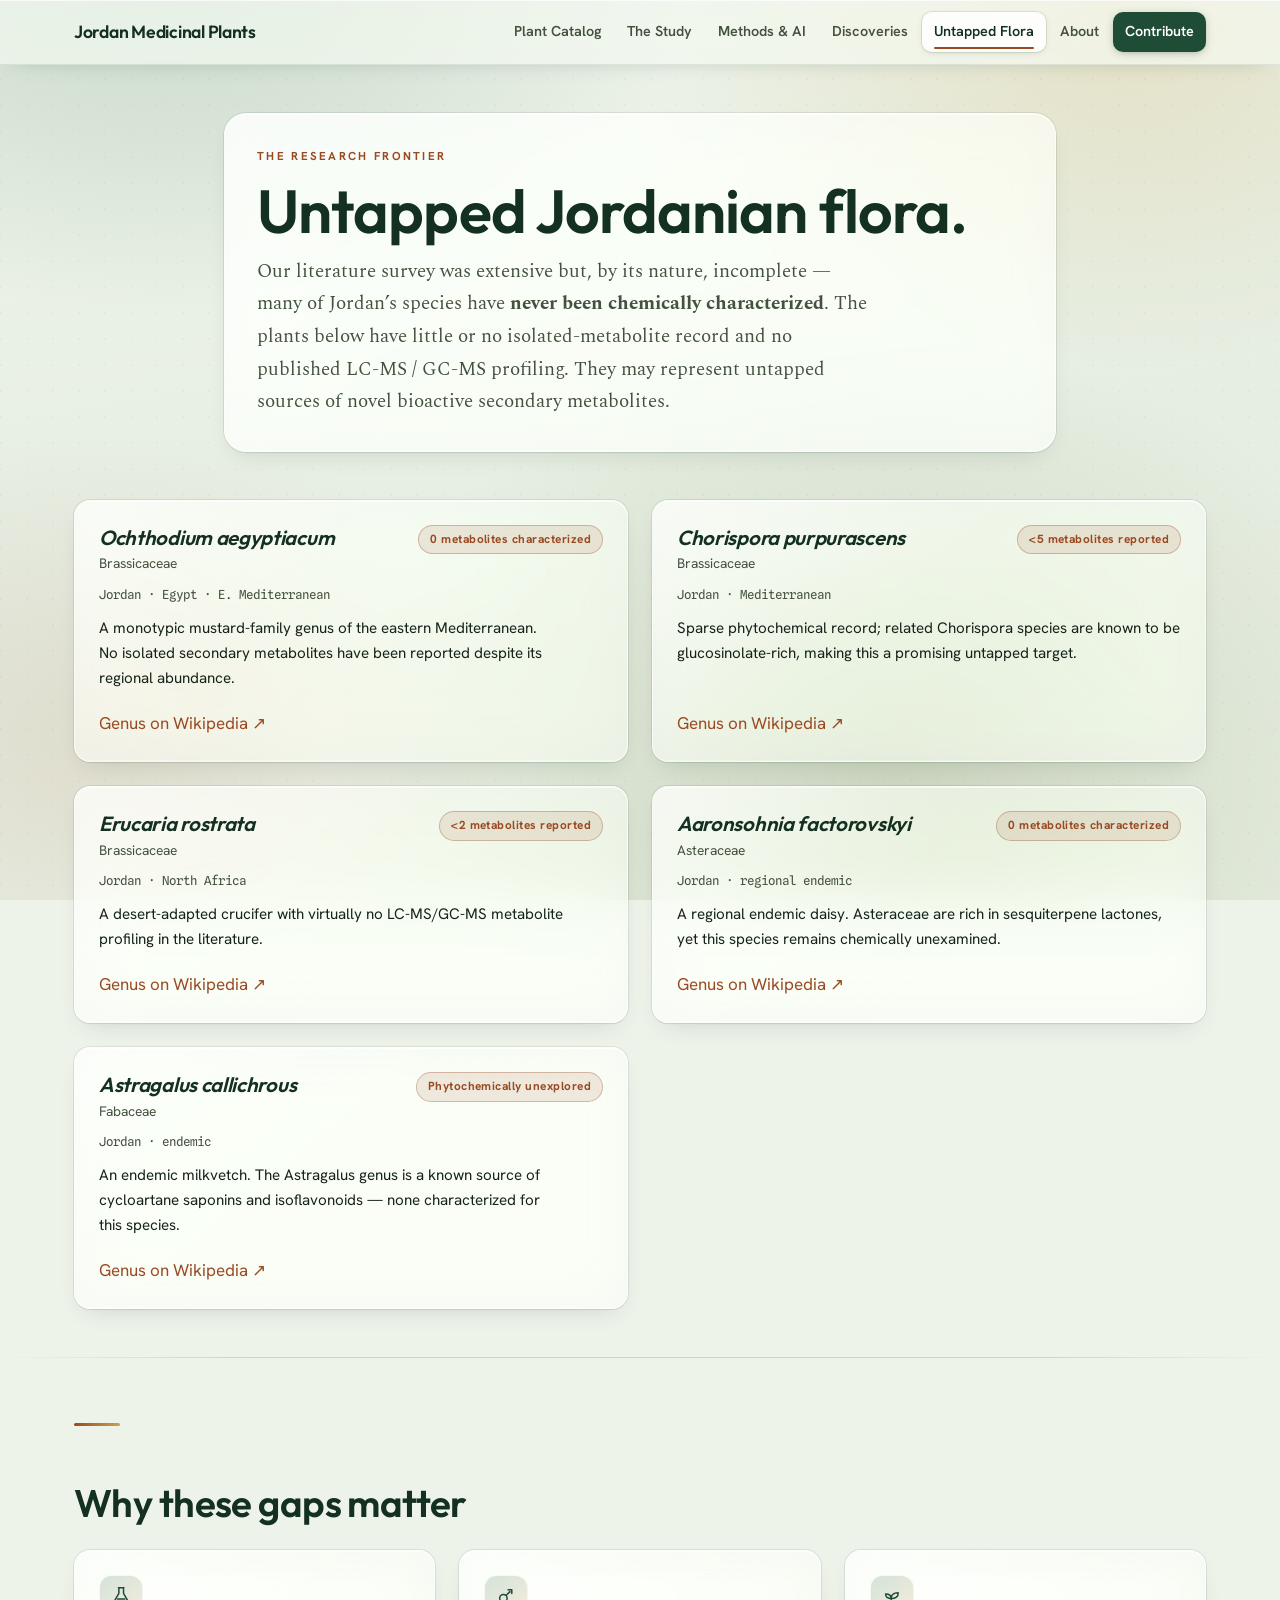
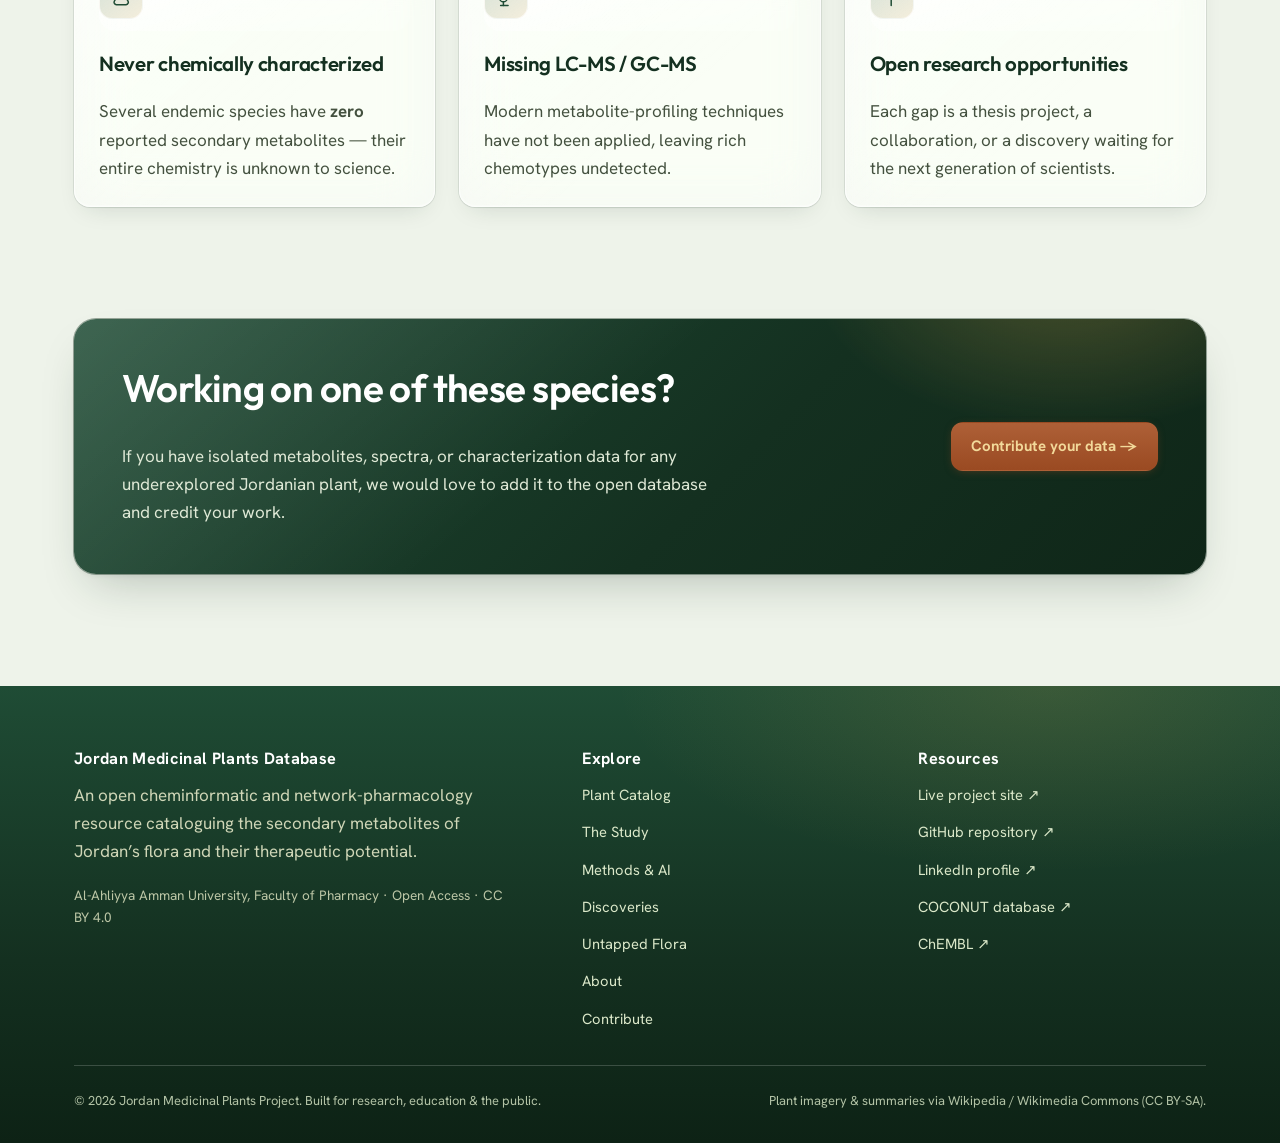
<file: untapped.html>
<!DOCTYPE html>
<html lang="en">
<head>
<meta charset="UTF-8">
<meta name="viewport" content="width=device-width, initial-scale=1.0">
<title>Untapped Flora &mdash; Jordan Medicinal Plants</title>
<meta name="description" content="Jordanian medicinal plants that remain phytochemically uncharacterized — open opportunities for natural-product discovery.">
<link rel="icon" type="image/svg+xml" href="data:image/svg+xml,%3Csvg xmlns='http://www.w3.org/2000/svg' viewBox='0 0 48 48'%3E%3Crect width='48' height='48' rx='10' fill='%23f7f1e3'/%3E%3Cpath d='M24 4C12 9 6 19 6 30c0 8 5 14 14 14 0-12 2-22 18-30C30 9 27 6 24 4Z' fill='%232f6b4f'/%3E%3Cpath d='M20 44C24 30 30 20 38 14' stroke='%23c9a24b' stroke-width='2' stroke-linecap='round' fill='none'/%3E%3C/svg%3E">
<meta property="og:type" content="website">
<meta property="og:site_name" content="Jordan Medicinal Plants">
<meta property="og:title" content="Untapped Flora — Jordan Medicinal Plants">
<meta property="og:description" content="Jordanian medicinal plants that remain phytochemically uncharacterized — open opportunities for natural-product discovery.">
<meta property="og:url" content="https://saeedmomo.github.io/jor_med_plant/untapped.html">
<meta property="og:image" content="https://saeedmomo.github.io/jor_med_plant/images/Jordan_phyto.png">
<meta name="twitter:card" content="summary_large_image">
<link rel="preconnect" href="https://fonts.googleapis.com">
<link rel="preconnect" href="https://fonts.gstatic.com" crossorigin>
<link href="https://fonts.googleapis.com/css2?family=Outfit:wght@300;400;500;600;700&family=Spectral:ital,wght@0,400;0,500;1,400&family=Hanken+Grotesk:wght@400;500;600;700;800&family=Spline+Sans+Mono:wght@400;500&display=swap" rel="stylesheet">
<link rel="stylesheet" href="assets/css/style.css?v=4">
</head>
<body>
<div id="site-nav"></div>
<main id="main">

<section class="section-tight" style="padding-top:var(--sp-7)">
  <div class="wrap narrow">
    <div class="page-head reveal">
      <p class="eyebrow">The research frontier</p>
      <h1>Untapped Jordanian flora.</h1>
      <p class="lead">Our literature survey was extensive but, by its nature, incomplete &mdash; many of Jordan&rsquo;s species have <strong>never been chemically characterized</strong>. The plants below have little or no isolated-metabolite record and no published LC-MS / GC-MS profiling. They may represent untapped sources of novel bioactive secondary metabolites.</p>
    </div>
  </div>
</section>

<section class="section-tight" style="padding-top:0">
  <div class="wrap">
    <div class="grid g2" id="untappedGrid"></div>
  </div>
</section>

<hr class="divider">

<!-- WHY IT MATTERS -->
<section>
  <div class="wrap">
    <span class="kicker-rule"></span>
    <h2 style="margin-bottom:var(--sp-5)">Why these gaps matter</h2>
    <div class="grid g3">
      <div class="card reveal">
        <div class="approach"><div class="a" style="border:0;box-shadow:none;padding:0;background:none"><div class="ic"><svg class="icon" viewBox="0 0 24 24" aria-hidden="true"><path d="M9 2h6M9.5 2v6l-4.8 8.2A2.5 2.5 0 0 0 6.9 20h10.2a2.5 2.5 0 0 0 2.2-3.8L14.5 8V2"/><path d="M8 14h8"/></svg></div></div></div>
        <h3>Never chemically characterized</h3>
        <p class="muted mb0">Several endemic species have <strong>zero</strong> reported secondary metabolites &mdash; their entire chemistry is unknown to science.</p>
      </div>
      <div class="card reveal">
        <div class="approach"><div class="a" style="border:0;box-shadow:none;padding:0;background:none"><div class="ic"><svg class="icon" viewBox="0 0 24 24" aria-hidden="true"><path d="M6 21h8"/><path d="M9 21v-4"/><circle cx="9" cy="13" r="4"/><path d="M12 10l4-4"/><path d="M14 4h4v4"/></svg></div></div></div>
        <h3>Missing LC-MS / GC-MS</h3>
        <p class="muted mb0">Modern metabolite-profiling techniques have not been applied, leaving rich chemotypes undetected.</p>
      </div>
      <div class="card reveal">
        <div class="approach"><div class="a" style="border:0;box-shadow:none;padding:0;background:none"><div class="ic"><svg class="icon" viewBox="0 0 24 24" aria-hidden="true"><path d="M12 21v-7.5"/><path d="M12 13.5c0-4 3.2-6.2 7.5-6.2.3 4-2.8 6.2-7.5 6.2Z"/><path d="M12 13.5c0-3-2.3-5-6-5-.3 3 2.3 5 6 5Z"/></svg></div></div></div>
        <h3>Open research opportunities</h3>
        <p class="muted mb0">Each gap is a thesis project, a collaboration, or a discovery waiting for the next generation of scientists.</p>
      </div>
    </div>
  </div>
</section>

<!-- CTA -->
<section class="section-tight">
  <div class="wrap">
    <div class="callout reveal split" style="display:grid;grid-template-columns:1.4fr 1fr;gap:var(--sp-6);align-items:center">
      <div>
        <h2 style="margin-top:0">Working on one of these species?</h2>
        <p class="mb0">If you have isolated metabolites, spectra, or characterization data for any underexplored Jordanian plant, we would love to add it to the open database and credit your work.</p>
      </div>
      <div style="text-align:right">
        <a class="btn btn-clay" href="collaborate.html">Contribute your data &rarr;</a>
      </div>
    </div>
  </div>
</section>

</main>
<div id="site-footer"></div>

<script src="assets/js/data.js"></script>
<script>
  (function(){
    var leaf = '<div class="ph"><svg viewBox="0 0 48 48" fill="none" xmlns="http://www.w3.org/2000/svg"><path d="M24 4C12 9 6 19 6 30c0 8 5 14 14 14 0-12 2-22 18-30C30 9 27 6 24 4Z" fill="#7c8b5a"/></svg></div>';
    var host = document.getElementById("untappedGrid");
    JMP.untapped.forEach(function(p){
      var el = document.createElement("div");
      el.className = "card reveal";
      el.style.display = "flex"; el.style.flexDirection="column"; el.style.gap="10px";
      el.innerHTML =
        '<div style="display:flex;justify-content:space-between;align-items:start;gap:10px">'+
          '<div><h3 class="sci" style="margin:0;font-style:italic;color:var(--green)">'+p.s+'</h3>'+
          '<div class="muted" style="font-size:.86rem;margin-top:2px">'+p.f+'</div></div>'+
          '<span class="pill clay">'+p.status+'</span>'+
        '</div>'+
        '<div style="font-family:var(--mono);font-size:.78rem;color:var(--ink-soft)">'+p.dist+'</div>'+
        '<p class="mb0" style="font-size:.95rem">'+p.note+'</p>'+
        '<div style="margin-top:auto;padding-top:8px"><a href="https://en.wikipedia.org/wiki/'+p.wiki+'" target="_blank" rel="noopener">Genus on Wikipedia &#8599;</a></div>';
      host.appendChild(el);
    });
  })();
</script>
<script src="assets/js/components.js?v=4"></script>
</body>
</html>
</file>
<file: assets/css/style.css>
/* =========================================================================
   Jordan Medicinal Plants — shared stylesheet
   Aesthetic: botanical glassmorphism × scientific data portal
   Surfaces are translucent frosted panels floating over a soft green
   botanical gradient field. Light-mode first, high text contrast,
   restrained motion (this is a research resource, not a product page).
   ========================================================================= */

/* -------------------------------------------------------------------------
   1. TOKENS
   ------------------------------------------------------------------------- */
:root{
  /* --- botanical field (page backdrop) --- */
  --field:#eef3ea;
  --field-2:#e6eee2;
  --parchment:#f4f7f0;          /* legacy alias, now a pale botanical tint */
  --parchment-2:#f8faf6;
  --paper:#ffffff;

  /* --- ink --- */
  --ink:#16231b;
  --ink-soft:#44513f;
  --ink-mute:#63705f;

  /* --- botanical greens --- */
  --green:#143020;
  --green-2:#1f4c35;
  --green-3:#376b4e;
  --green-4:#5d8f70;
  --sage:#7c8b5a;

  /* --- accents (all verified >=4.5:1 as text on glass) --- */
  --clay:#9a4a22;
  /* gradient top for .btn-clay: darkened from #b8663a so white label
     clears 4.5:1 across the whole button face (now 4.63:1) */
  --clay-soft:#ae6037;
  --gold:#c9a24b;
  --gold-ink:#7d6318;
  --navy:#1e3a5f;

  /* --- data taxonomy: taxon vs. compound vs. biological target --- */
  --taxon:var(--green-2);
  --compound:var(--gold);
  --compound-ink:var(--gold-ink);
  --target:#463a73;
  --target-ink:#463a73;

  /* --- glass surface system --- */
  /* Panels are deliberately more transparent than a typical card UI so the
     botanical field reads *through* them. Legibility is bought back with a
     strong blur + saturation lift rather than with opacity. */
  --glass:rgba(255,255,255,.46);
  --glass-2:rgba(255,255,255,.62);      /* denser: long-form text, tables */
  --glass-3:rgba(255,255,255,.82);      /* densest: modals, dropdowns */
  --glass-tint:rgba(232,241,230,.45);   /* green-tinted glass */
  --glass-brd:rgba(255,255,255,.62);
  --glass-brd-2:rgba(255,255,255,.88);
  --glass-ring:rgba(20,48,32,.09);      /* outer hairline, defines the edge */
  --glass-ring-2:rgba(20,48,32,.16);
  /* the top-left specular edge every pane catches */
  --glass-sheen:linear-gradient(140deg,rgba(255,255,255,.55),rgba(255,255,255,.06) 42%,transparent 60%);
  --blur:28px;
  --blur-sm:14px;

  /* legacy line tokens, remapped onto the glass edge */
  --line:var(--glass-ring);
  --line-2:var(--glass-ring-2);

  /* --- elevation: soft, diffuse, green-cast --- */
  --shadow-xs:0 1px 2px rgba(20,48,32,.05);
  --shadow:0 1px 2px rgba(20,48,32,.04),0 10px 26px -12px rgba(20,48,32,.18);
  --shadow-lg:0 2px 4px rgba(20,48,32,.05),0 22px 48px -18px rgba(20,48,32,.28);

  /* --- geometry --- */
  --radius:16px;
  --radius-sm:11px;
  --radius-lg:22px;
  --maxw:1180px;

  /* --- spacing scale (4pt rhythm) --- */
  --sp-1:4px;  --sp-2:8px;  --sp-3:12px; --sp-4:16px;
  --sp-5:24px; --sp-6:32px; --sp-7:48px; --sp-8:64px; --sp-9:96px;

  /* --- type --- */
  --display:"Outfit",system-ui,sans-serif;
  --serif:"Spectral",Georgia,serif;
  --sans:"Hanken Grotesk",system-ui,sans-serif;
  --mono:"Spline Sans Mono",ui-monospace,monospace;
  --arabic:"Noto Naskh Arabic",var(--serif);

  /* --- motion (restrained) --- */
  --ease:cubic-bezier(.22,.61,.36,1);
  --t-fast:.16s;
  --t:.24s;

  --z-nav:50; --z-modal:100; --z-skip:200;
}

*{box-sizing:border-box}
html{scroll-behavior:smooth;scroll-padding-top:86px}

/* -------------------------------------------------------------------------
   2. PAGE FIELD — the soft botanical gradient every glass panel sits on
   ------------------------------------------------------------------------- */
body{
  margin:0;
  font-family:var(--sans);
  font-size:17px;
  line-height:1.65;
  color:var(--ink);
  background-color:var(--field);
  -webkit-font-smoothing:antialiased;
  text-rendering:optimizeLegibility;
}
/* fixed, non-scrolling gradient field — keeps blur cheap and stable */
body::before{
  content:"";position:fixed;inset:0;z-index:-2;pointer-events:none;
  background:
    radial-gradient(900px 620px at 12% -8%,  rgba(95,143,112,.30), transparent 62%),
    radial-gradient(760px 560px at 88% 4%,   rgba(201,162,75,.20),  transparent 60%),
    radial-gradient(900px 700px at 70% 88%,  rgba(124,139,90,.26),  transparent 64%),
    radial-gradient(700px 520px at 8% 82%,   rgba(154,74,34,.11),   transparent 60%),
    linear-gradient(170deg,var(--field) 0%,var(--field-2) 55%,#e9f0e4 100%);
}
/* faint botanical grain so large flat areas aren't dead */
body::after{
  content:"";position:fixed;inset:0;z-index:-1;pointer-events:none;opacity:.5;
  background-image:
    radial-gradient(circle at 1px 1px,rgba(20,48,32,.055) 1px,transparent 0);
  background-size:26px 26px;
}

.wrap{max-width:var(--maxw);margin:0 auto;padding:0 var(--sp-5)}
.narrow{max-width:880px}
@media(max-width:600px){.wrap{padding:0 var(--sp-4)}}

/* -------------------------------------------------------------------------
   3. GLASS PRIMITIVE
   ------------------------------------------------------------------------- */
/* `.compound:not(.dot)` — the discoveries page uses `span.dot.compound` as a
   legend swatch; without the guard it inherited the whole card treatment. */
.glass,
.card,.stat,.figframe,.step,.approach .a,.plant,.compound:not(.dot),
.search,.select,.viewtog,.table-scroll,.note,.page-head,.toc{
  position:relative;
  background:var(--glass);
  -webkit-backdrop-filter:blur(var(--blur)) saturate(1.7) brightness(1.04);
  backdrop-filter:blur(var(--blur)) saturate(1.7) brightness(1.04);
  border:1px solid var(--glass-brd);
  box-shadow:
    inset 0 1px 0 rgba(255,255,255,.75),     /* lit top bevel */
    inset 0 -1px 0 rgba(255,255,255,.28),    /* faint bottom return */
    0 0 0 1px var(--glass-ring),
    var(--shadow);
  border-radius:var(--radius);
}
/* the specular sweep that makes a pane read as glass rather than as tint */
.glass::before,
.card::before,.figframe::before,.step::before,.approach .a::before,
.plant::before,.compound:not(.dot)::before,.page-head::before,.toc::before{
  content:"";position:absolute;inset:0;border-radius:inherit;
  background:var(--glass-sheen);pointer-events:none;z-index:0}
.card>*,.figframe>*,.step>*,.approach .a>*,.page-head>*,.toc>*{position:relative;z-index:1}

/* denser glass wherever sustained reading or dense data happens */
.figframe,.table-scroll,.note,.compound:not(.dot),.page-head{background:var(--glass-2)}

/* browsers without backdrop-filter get opaque panels instead of murk */
@supports not ((backdrop-filter:blur(1px)) or (-webkit-backdrop-filter:blur(1px))){
  .glass,.card,.stat,.figframe,.step,.approach .a,.plant,.compound:not(.dot),
  .search,.select,.viewtog,.table-scroll,.note,.page-head,.toc,
  .nav,.modal-card,.nav-links{background:#fbfdfa}
}

/* -------------------------------------------------------------------------
   4. TYPOGRAPHY
   ------------------------------------------------------------------------- */
h1,h2,h3,h4{font-family:var(--display);font-weight:600;line-height:1.14;
  letter-spacing:-.015em;color:var(--green);text-wrap:balance}
h1{font-size:clamp(2.2rem,5vw,3.8rem);line-height:1.06}
h2{font-size:clamp(1.65rem,3.2vw,2.4rem)}
h3{font-size:1.28rem;line-height:1.25}
h4{font-size:1.05rem}
p{margin:0 0 1.1em;text-wrap:pretty}
a{color:var(--clay);text-decoration:none;text-underline-offset:3px}
a:hover{text-decoration:underline}

.lead{font-family:var(--serif);font-size:1.2rem;color:var(--ink-soft);line-height:1.7;
  max-width:62ch}
.eyebrow{font-family:var(--sans);text-transform:uppercase;letter-spacing:.2em;
  font-size:.72rem;font-weight:700;color:var(--clay);margin:0 0 .9rem}
.serif{font-family:var(--serif)}
.italic,em.sci,.sci{font-style:italic}
.muted{color:var(--ink-soft)}
.mb0{margin-bottom:0}.mt0{margin-top:0}
.center{text-align:center}
.kicker-rule{display:inline-block;width:46px;height:3px;border-radius:2px;
  margin-bottom:var(--sp-4);
  background:linear-gradient(90deg,var(--clay),var(--gold))}

/* Arabic — always RTL, always the naskh face */
.ar{font-family:var(--arabic);font-size:1.18rem;font-weight:600;color:var(--clay);
  line-height:1.6;direction:rtl}
.ar.big{font-size:1.85rem;margin-bottom:2px;line-height:1.5}
.ar-cell{font-family:var(--arabic);font-size:1.05rem;color:var(--clay);
  direction:rtl;text-align:right}

/* -------------------------------------------------------------------------
   5. NAVIGATION — frosted, sticky, with an active-page indicator
   ------------------------------------------------------------------------- */
.nav{position:sticky;top:0;z-index:var(--z-nav);
  background:rgba(244,248,241,.72);
  -webkit-backdrop-filter:blur(20px) saturate(1.6);
  backdrop-filter:blur(20px) saturate(1.6);
  border-bottom:1px solid var(--glass-ring);
  box-shadow:0 1px 0 rgba(255,255,255,.7) inset,0 6px 24px -18px rgba(20,48,32,.5)}
.nav-inner{display:flex;align-items:center;justify-content:space-between;gap:var(--sp-4);
  max-width:var(--maxw);margin:0 auto;padding:12px var(--sp-5)}
.brand{display:flex;align-items:center;gap:11px;font-family:var(--display);
  font-weight:600;font-size:1.1rem;color:var(--green);letter-spacing:-.015em;
  text-decoration:none;flex:0 0 auto}
.brand:hover{text-decoration:none}
.brand .mark{width:34px;height:34px;flex:0 0 34px;
  filter:drop-shadow(0 3px 6px rgba(20,48,32,.22))}

.nav-links{display:flex;gap:2px;align-items:center;flex-wrap:wrap}
.nav-links a{position:relative;font-family:var(--sans);font-size:.9rem;font-weight:600;
  color:var(--ink-soft);padding:8px 12px;border-radius:10px;text-decoration:none;
  transition:background var(--t-fast) var(--ease),color var(--t-fast) var(--ease);
  white-space:nowrap}
.nav-links a:hover{background:rgba(255,255,255,.7);color:var(--green);text-decoration:none}
.nav-links a.active,.nav-links a[aria-current="page"]{
  color:var(--green);background:rgba(255,255,255,.85);
  box-shadow:0 0 0 1px var(--glass-ring),0 2px 8px -4px rgba(20,48,32,.3)}
/* underline indicator for the current page — not colour alone */
.nav-links a.active::after,.nav-links a[aria-current="page"]::after{
  content:"";position:absolute;left:12px;right:12px;bottom:3px;height:2px;
  border-radius:2px;background:var(--clay)}
.nav-links a.cta{background:var(--green-2);color:#fff;
  box-shadow:0 2px 10px -3px rgba(20,48,32,.5)}
.nav-links a.cta:hover{background:var(--green-3);color:#fff}
.nav-links a.cta.active::after,.nav-links a.cta[aria-current="page"]::after{background:var(--gold)}

.nav-toggle{display:none;align-items:center;justify-content:center;
  background:rgba(255,255,255,.7);border:1px solid var(--glass-ring-2);
  border-radius:10px;flex:0 0 44px;width:44px;height:44px;cursor:pointer;
  font-size:1.15rem;color:var(--green);line-height:1;transition:background var(--t-fast)}
.nav-toggle:hover{background:#fff}

@media(max-width:940px){
  .nav-toggle{display:flex}
  .nav-links{display:none;position:absolute;top:calc(100% + 8px);right:var(--sp-5);left:var(--sp-5);
    flex-direction:column;align-items:stretch;gap:2px;padding:var(--sp-2);
    background:rgba(252,254,251,.92);
    -webkit-backdrop-filter:blur(22px) saturate(1.5);
    backdrop-filter:blur(22px) saturate(1.5);
    border:1px solid var(--glass-brd);border-radius:var(--radius);
    box-shadow:0 0 0 1px var(--glass-ring),var(--shadow-lg)}
  .nav-links.open{display:flex}
  .nav-links a{padding:12px 14px;min-height:44px;display:flex;align-items:center}
  .nav-links a.active::after,.nav-links a[aria-current="page"]::after{
    left:auto;right:14px;bottom:auto;top:50%;width:6px;height:6px;
    border-radius:50%;transform:translateY(-50%)}
  .nav-links a.cta{justify-content:center;margin-top:var(--sp-1)}
}
@media(max-width:600px){
  .nav-links{right:var(--sp-4);left:var(--sp-4)}
  .nav-inner{padding:10px var(--sp-4)}
  .brand span{font-size:.98rem}
}

/* -------------------------------------------------------------------------
   6. BUTTONS
   ------------------------------------------------------------------------- */
.btn{display:inline-flex;align-items:center;justify-content:center;gap:.5em;
  font-family:var(--sans);font-weight:700;font-size:.94rem;
  padding:.72em 1.3em;min-height:44px;border-radius:12px;
  border:1px solid transparent;cursor:pointer;text-decoration:none;
  transition:transform var(--t) var(--ease),background var(--t) var(--ease),
             box-shadow var(--t) var(--ease)}
.btn:hover{text-decoration:none;transform:translateY(-2px)}
.btn:active{transform:translateY(0)}
.btn-primary{background:linear-gradient(180deg,var(--green-2),var(--green));color:#fff;
  box-shadow:0 2px 10px -3px rgba(20,48,32,.55)}
.btn-primary:hover{background:linear-gradient(180deg,var(--green-3),var(--green-2));
  box-shadow:0 10px 24px -10px rgba(20,48,32,.65);color:#fff}
.btn-clay{background:linear-gradient(180deg,var(--clay-soft),var(--clay));color:#fff;
  box-shadow:0 2px 10px -3px rgba(154,74,34,.55)}
.btn-clay:hover{box-shadow:0 10px 24px -10px rgba(154,74,34,.7);color:#fff}
.btn-ghost{background:rgba(255,255,255,.55);color:var(--green-2);
  -webkit-backdrop-filter:blur(var(--blur-sm));backdrop-filter:blur(var(--blur-sm));
  border-color:var(--glass-brd);box-shadow:0 0 0 1px var(--glass-ring)}
.btn-ghost:hover{background:rgba(255,255,255,.88);color:var(--green)}

/* -------------------------------------------------------------------------
   7. SECTIONS & RHYTHM
   ------------------------------------------------------------------------- */
section{padding:var(--sp-8) 0}
.section-tight{padding:var(--sp-7) 0}
@media(max-width:700px){
  section{padding:var(--sp-7) 0}
  .section-tight{padding:var(--sp-6) 0}
}
.divider{height:1px;border:0;margin:0;
  background:linear-gradient(90deg,transparent,var(--glass-ring-2) 20%,
             var(--glass-ring-2) 80%,transparent)}

/* interior-page header block (consistent across all non-home pages) */
.page-head{padding:var(--sp-6) var(--sp-6);border-radius:var(--radius-lg)}
.page-head>:last-child{margin-bottom:0}
.page-head h1{margin:0 0 var(--sp-3)}
@media(max-width:600px){.page-head{padding:var(--sp-5) var(--sp-4)}}

.grid{display:grid;gap:var(--sp-5)}
.grid>*{min-width:0}
.g2{grid-template-columns:repeat(2,1fr)}
.g3{grid-template-columns:repeat(3,1fr)}
.g4{grid-template-columns:repeat(4,1fr)}
@media(max-width:1000px){.g4{grid-template-columns:repeat(2,1fr)}}
@media(max-width:900px){.g3{grid-template-columns:repeat(2,1fr)}}
@media(max-width:700px){.g2{grid-template-columns:1fr}}
@media(max-width:620px){.g3,.g4{grid-template-columns:1fr}}

/* inline two-column grids set via style= must still collapse */
.split>*{min-width:0}
@media(max-width:820px){
  .split{grid-template-columns:1fr!important;gap:var(--sp-6)!important}
}

/* -------------------------------------------------------------------------
   8. CARDS & SURFACES
   ------------------------------------------------------------------------- */
.card{padding:var(--sp-5) var(--sp-5);
  transition:transform var(--t) var(--ease),box-shadow var(--t) var(--ease),
             background var(--t) var(--ease)}
.card:hover{transform:translateY(-3px);background:var(--glass-2);
  box-shadow:0 0 0 1px var(--glass-ring-2),var(--shadow-lg)}
a.card:hover{text-decoration:none}

/* --- stat figures --- */
.statline{display:flex;flex-wrap:wrap;gap:var(--sp-3)}
.stat{flex:1 1 160px;padding:var(--sp-4) var(--sp-5);position:relative;overflow:hidden}
.stat::before{content:"";position:absolute;left:0;top:0;bottom:0;width:4px;
  background:linear-gradient(180deg,var(--green-4),var(--sage))}
.stat .num{font-family:var(--display);font-size:2.15rem;font-weight:600;
  color:var(--green);line-height:1;font-variant-numeric:tabular-nums}
.stat .lbl{font-size:.8rem;color:var(--ink-soft);margin-top:6px;
  text-transform:uppercase;letter-spacing:.07em;line-height:1.35}

/* --- pills --- */
.pill{display:inline-block;font-family:var(--sans);font-size:.74rem;font-weight:700;
  letter-spacing:.04em;padding:4px 11px;border-radius:999px;
  background:rgba(95,143,112,.16);color:var(--green-2);
  border:1px solid rgba(95,143,112,.34)}
.pill.clay{background:rgba(154,74,34,.12);color:var(--clay);border-color:rgba(154,74,34,.32)}
.pill.gold{background:rgba(201,162,75,.18);color:var(--gold-ink);border-color:rgba(201,162,75,.45)}
.pill.target{background:rgba(70,58,115,.12);color:var(--target);border-color:rgba(70,58,115,.32)}
.pill.sm{font-size:.68rem;padding:3px 9px;font-weight:600}

/* -------------------------------------------------------------------------
   9. HERO
   ------------------------------------------------------------------------- */
.hero{position:relative;overflow:hidden;padding:var(--sp-9) 0 var(--sp-8);
  border-bottom:1px solid var(--glass-ring)}
.hero-catalog{padding:var(--sp-8) 0 var(--sp-7)}
.hero .wrap{position:relative;z-index:2}
.hero h1{max-width:15ch}
.hero .lead{max-width:56ch;margin-top:1.1rem}
.hero-copy h1{max-width:15ch}
.hero-copy .lead{max-width:54ch;margin-top:1rem}
.hero-copy .statline{max-width:100%;margin-top:var(--sp-5)}

/* bilingual hero lockup: Arabic title sits above the English eyebrow,
   both flush left in the LTR panel (the Arabic still renders RTL) */
.hero-ar{font-family:var(--arabic);font-size:1.15rem;font-weight:600;
  color:var(--green-3);direction:rtl;text-align:left;unicode-bidi:isolate;
  margin:0 0 .5rem;line-height:1.6}
.hero-cta{display:flex;gap:var(--sp-3);margin-top:var(--sp-6);flex-wrap:wrap}
.hero-badges{display:flex;gap:var(--sp-2);flex-wrap:wrap;margin-top:var(--sp-6)}
.hero h1,.hero .lead,.hero .eyebrow,.hero-cta,.hero-badges{max-width:min(100%,660px)}

.hero-deco{position:absolute;inset:0;z-index:1;opacity:.55;pointer-events:none}
.hero-art{position:absolute;top:50%;right:2%;transform:translateY(-50%);
  width:min(42vw,520px);z-index:1;pointer-events:none;
  filter:drop-shadow(0 18px 40px rgba(20,48,32,.18))}
.hero-grid{display:grid;grid-template-columns:1.05fr .95fr;gap:var(--sp-7);
  align-items:center;position:relative;z-index:2}
@media(max-width:980px){
  .hero{padding:var(--sp-8) 0 var(--sp-7)}
  .hero-art{opacity:.14;right:-8%;width:min(72vw,560px);filter:none}
  .hero-grid{grid-template-columns:1fr;gap:var(--sp-4)}
}
@media(max-width:600px){
  .hero,.hero-catalog{padding:var(--sp-7) 0 var(--sp-6)}
  .hero-cta{gap:var(--sp-2)}
  .hero-cta .btn{flex:1 1 100%}
}

/* --- home identity panel: a floating glass sheet carrying the hero copy --- */
.hero-panel{position:relative;z-index:2;padding:var(--sp-7);border-radius:var(--radius-lg);
  background:linear-gradient(135deg,rgba(255,255,255,.72),rgba(255,255,255,.52));
  -webkit-backdrop-filter:blur(24px) saturate(1.5);
  backdrop-filter:blur(24px) saturate(1.5);
  border:1px solid var(--glass-brd-2);
  box-shadow:0 0 0 1px var(--glass-ring),var(--shadow-lg)}
.hero-panel::after{content:"";position:absolute;inset:0;border-radius:inherit;
  pointer-events:none;
  background:linear-gradient(140deg,rgba(255,255,255,.55),transparent 42%)}
.hero-panel>*{position:relative;z-index:1}
@media(max-width:600px){.hero-panel{padding:var(--sp-5) var(--sp-4)}}

/* --- provenance strip under the hero (Jordan identity) --- */
.hero-meta{display:flex;flex-wrap:wrap;gap:var(--sp-2) var(--sp-5);
  margin-top:var(--sp-5);font-size:.84rem;color:var(--ink-soft)}
.hero-meta span{display:inline-flex;align-items:center;gap:7px}
.hero-meta .icon{width:1.05rem;height:1.05rem;color:var(--green-3)}

/* -------------------------------------------------------------------------
   10. IN-PAGE SECTION NAV (data-heavy pages)
   ------------------------------------------------------------------------- */
/* the dock is what actually sticks — a sticky child inside a short wrapper
   would have no travel room and would unstick immediately */
.toc-dock{position:sticky;top:70px;z-index:20}
.toc{display:flex;flex-wrap:wrap;gap:var(--sp-1);
  padding:var(--sp-2);margin-bottom:var(--sp-6);border-radius:999px;
  background:rgba(252,254,251,.86);
  -webkit-backdrop-filter:blur(20px) saturate(1.5);
  backdrop-filter:blur(20px) saturate(1.5)}
.toc a{font-size:.85rem;font-weight:600;color:var(--ink-soft);
  padding:7px 14px;border-radius:999px;text-decoration:none;white-space:nowrap;
  transition:background var(--t-fast),color var(--t-fast)}
.toc a:hover{background:rgba(255,255,255,.8);color:var(--green);text-decoration:none}
.toc a.on{background:var(--green-2);color:#fff}
/* on narrow screens let the pills wrap onto rows rather than scroll
   sideways — with only 3-4 items, hiding any of them offscreen is worse */
@media(max-width:700px){
  .toc{border-radius:var(--radius);flex-wrap:wrap}
  .toc a{flex:0 1 auto;white-space:normal}
}

/* -------------------------------------------------------------------------
   11. TABLES
   ------------------------------------------------------------------------- */
table.data{width:100%;border-collapse:separate;border-spacing:0;font-size:.94rem;
  background:transparent;border:1px solid var(--glass-ring);border-radius:var(--radius);
  overflow:hidden}
table.data th,table.data td{padding:12px 14px;text-align:left;
  border-bottom:1px solid var(--glass-ring)}
table.data thead th{background:linear-gradient(180deg,var(--green-2),var(--green));
  color:#fff;font-family:var(--sans);font-weight:700;font-size:.78rem;
  letter-spacing:.06em;text-transform:uppercase;position:sticky;top:0;z-index:1}
table.data tbody tr{background:rgba(255,255,255,.5)}
table.data tbody tr:nth-child(even){background:rgba(238,245,235,.62)}
table.data tbody tr:last-child td{border-bottom:0}
table.data td:first-child{font-weight:600;color:var(--green-2)}
table.data td[data-num],table.data .num{font-variant-numeric:tabular-nums;
  font-family:var(--mono)}

.table-scroll{overflow-x:auto;-webkit-overflow-scrolling:touch;padding:0}
.table-scroll table.data{border:0;border-radius:0;box-shadow:none}
table.catalog-table{font-size:.89rem;min-width:900px}
table.catalog-table td{vertical-align:top;max-width:280px}
table.catalog-table .sci{font-style:italic;font-family:var(--serif);white-space:nowrap}
table.catalog-table tr.tr-click{cursor:pointer;transition:background var(--t-fast)}
table.catalog-table tbody tr:hover{background:rgba(201,162,75,.16)}

/* key–value detail table inside the species modal */
table.data.kv{margin-top:var(--sp-5)}
table.data.kv th[scope=row]{background:rgba(238,245,235,.8);color:var(--green-2);
  width:190px;text-align:left;font-size:.76rem;text-transform:uppercase;
  letter-spacing:.05em;vertical-align:top;position:static}
table.data.kv td{font-family:var(--serif);font-size:1rem;color:var(--ink)}
@media(max-width:560px){
  table.data.kv th[scope=row]{width:130px;font-size:.7rem;padding:10px}
  table.data.kv td{font-size:.94rem;padding:10px}
}

/* -------------------------------------------------------------------------
   12. PLANT CATALOG
   ------------------------------------------------------------------------- */
.toolbar{display:flex;gap:var(--sp-3);flex-wrap:wrap;align-items:center;
  margin-bottom:var(--sp-5)}
.search{flex:1 1 300px;display:flex;align-items:center;gap:10px;
  padding:10px var(--sp-4);border-radius:14px;min-height:48px;
  transition:box-shadow var(--t),background var(--t)}
.search:focus-within{background:var(--glass-3);
  box-shadow:0 0 0 1px var(--green-4),0 0 0 4px rgba(95,143,112,.22),var(--shadow)}
.search svg{flex:0 0 auto}
.search input{border:0;outline:0;background:transparent;font-family:var(--sans);
  font-size:1rem;width:100%;color:var(--ink);min-width:0}
.search input::placeholder{color:var(--ink-mute)}

.select{padding:10px var(--sp-4);min-height:48px;border-radius:14px;
  font-family:var(--sans);font-size:.94rem;color:var(--ink);cursor:pointer;
  max-width:100%}
.count-note{font-size:.88rem;color:var(--ink-soft);font-variant-numeric:tabular-nums}
.chk{display:inline-flex;align-items:center;gap:8px;min-height:44px;padding:0 var(--sp-2);
  font-size:.9rem;color:var(--ink-soft);cursor:pointer;user-select:none;font-weight:600}
.chk input{accent-color:var(--green-2);width:17px;height:17px}

.viewtog{display:inline-flex;border-radius:14px;overflow:hidden;padding:3px;gap:2px}
.viewtog button{border:0;background:transparent;font-family:var(--sans);font-weight:700;
  font-size:.85rem;color:var(--ink-soft);padding:10px 15px;min-height:44px;
  cursor:pointer;border-radius:11px;transition:background var(--t-fast),color var(--t-fast)}
.viewtog button:hover{background:rgba(255,255,255,.7);color:var(--green)}
.viewtog button.active,.viewtog button[aria-pressed="true"]{
  background:var(--green-2);color:#fff}

.plant-grid{display:grid;grid-template-columns:repeat(auto-fill,minmax(230px,1fr));
  gap:var(--sp-5)}
.feat-grid{display:grid;grid-template-columns:repeat(auto-fill,minmax(285px,1fr));
  gap:var(--sp-5)}
@media(max-width:560px){
  .plant-grid{grid-template-columns:repeat(auto-fill,minmax(160px,1fr));gap:var(--sp-3)}
  .feat-grid{grid-template-columns:1fr}
}

.plant{overflow:hidden;display:flex;flex-direction:column;padding:0;
  transition:transform var(--t) var(--ease),box-shadow var(--t) var(--ease),
             background var(--t) var(--ease)}
.plant:hover{transform:translateY(-4px);background:var(--glass-2);
  box-shadow:0 0 0 1px var(--glass-ring-2),var(--shadow-lg)}
.plant .thumb{aspect-ratio:4/3;position:relative;overflow:hidden;
  display:flex;align-items:center;justify-content:center;
  background:linear-gradient(135deg,#dfe9db,#cfe0cd)}
.plant .thumb img{width:100%;height:100%;object-fit:cover;display:block}
.plant .thumb .ph{position:absolute;inset:0;display:flex;align-items:center;
  justify-content:center}
.plant .thumb .ph svg{width:52px;height:52px;opacity:.45}
.plant .thumb::after{content:"";position:absolute;inset:0;pointer-events:none;
  background:linear-gradient(180deg,transparent 55%,rgba(20,48,32,.16))}
.plant .body{padding:14px 16px 16px;flex:1;display:flex;flex-direction:column;gap:5px}
.plant .sci{font-family:var(--serif);font-style:italic;font-weight:600;
  font-size:1.02rem;color:var(--green);line-height:1.22}
.plant .common{font-family:var(--serif);font-size:.9rem;color:var(--green-3);font-style:italic}
.plant .fam{font-size:.76rem;color:var(--ink-soft);letter-spacing:.03em}
.plant .ex{font-family:var(--serif);font-size:.89rem;color:var(--ink-soft);margin-top:2px}
.plant .ar{font-size:1.14rem;margin-bottom:1px}
.plant .chips{display:flex;flex-wrap:wrap;gap:6px;margin-top:auto;padding-top:var(--sp-2)}
.plant .links{margin-top:auto;padding-top:10px;display:flex;gap:12px;
  font-size:.82rem;font-weight:700;flex-wrap:wrap}
.plant .wikifade{opacity:0;transition:opacity .5s}
.plant .wikifade.in{opacity:1}
.plant-clickable{cursor:pointer;position:relative}
.plant-clickable .card-tag{position:absolute;top:10px;right:10px;
  background:rgba(20,48,32,.82);
  -webkit-backdrop-filter:blur(6px);backdrop-filter:blur(6px);
  color:#f2f7ef;font-size:.68rem;font-weight:700;letter-spacing:.03em;
  padding:4px 10px;border-radius:999px;opacity:0;transform:translateY(-4px);
  transition:opacity var(--t),transform var(--t)}
.plant-clickable:hover .card-tag,
.plant-clickable:focus-within .card-tag{opacity:1;transform:none}
.plant .thumb.lazy-thumb{background-size:cover;background-position:center;
  transition:background-image .4s}
.plant .thumb.lazy-thumb.has-photo .ph{display:none}

/* taxonomy legend */
.legend{display:flex;flex-wrap:wrap;gap:var(--sp-4);align-items:center;
  font-size:.82rem;color:var(--ink-soft)}
.legend .dot{display:inline-flex;align-items:center;gap:7px}
.legend .dot::before{content:"";width:10px;height:10px;border-radius:3px;
  background:var(--sw,var(--green));box-shadow:0 0 0 1px rgba(255,255,255,.8)}
.legend .dot.taxon{--sw:var(--taxon)}
.legend .dot.compound{--sw:var(--compound)}
.legend .dot.target{--sw:var(--target)}

/* -------------------------------------------------------------------------
   13. MODAL (species detail)
   ------------------------------------------------------------------------- */
.modal{position:fixed;inset:0;z-index:var(--z-modal);display:none}
.modal.open{display:block}
.modal-backdrop{position:absolute;inset:0;background:rgba(16,32,22,.48);
  -webkit-backdrop-filter:blur(6px);backdrop-filter:blur(6px)}
.modal-card{position:relative;max-width:780px;margin:5vh auto;
  background:rgba(252,254,251,.94);
  -webkit-backdrop-filter:blur(28px) saturate(1.5);
  backdrop-filter:blur(28px) saturate(1.5);
  border:1px solid var(--glass-brd-2);border-radius:var(--radius-lg);
  box-shadow:0 0 0 1px var(--glass-ring),var(--shadow-lg);
  max-height:90vh;overflow-y:auto;animation:pop .22s var(--ease)}
@keyframes pop{from{opacity:0;transform:translateY(12px) scale(.985)}to{opacity:1;transform:none}}
.modal-close{position:absolute;top:12px;right:14px;z-index:3;
  background:rgba(255,255,255,.9);border:1px solid var(--glass-ring-2);
  width:44px;height:44px;border-radius:50%;font-size:1.5rem;line-height:1;
  color:var(--ink-soft);cursor:pointer;transition:background var(--t),color var(--t)}
.modal-close:hover{background:var(--clay);color:#fff;border-color:var(--clay)}
.modal-body{padding:var(--sp-6) var(--sp-6) var(--sp-7)}
.modal-hero{display:flex;gap:var(--sp-5);align-items:center;flex-wrap:wrap}
.modal-fig{flex:0 0 180px;width:180px;height:180px;border-radius:var(--radius);
  background:linear-gradient(135deg,#dfe9db,#cfe0cd);background-size:cover;
  background-position:center;border:1px solid var(--glass-brd);
  box-shadow:0 0 0 1px var(--glass-ring);
  display:flex;align-items:center;justify-content:center}
.modal-fig .ph svg{width:58px;height:58px;opacity:.45}
.modal-fig.has-photo .ph{display:none}
.modal-head{flex:1 1 240px}
.modal-head .sci{font-family:var(--serif);font-style:italic;color:var(--green);
  font-size:1.65rem;line-height:1.2}
.modal-extract{font-family:var(--serif);font-size:1.02rem;line-height:1.75;
  margin-top:var(--sp-5)}
.modal-links{margin-top:var(--sp-5);display:flex;gap:var(--sp-3);flex-wrap:wrap}
@media(max-width:560px){
  .modal-card{margin:0;max-width:100%;min-height:100%;border-radius:0;border:0}
  .modal-fig{flex-basis:120px;width:120px;height:120px}
  .modal-body{padding:var(--sp-6) var(--sp-4) var(--sp-6)}
  .modal-head .sci{font-size:1.35rem}
}

/* -------------------------------------------------------------------------
   14. COMPOUND CARDS
   ------------------------------------------------------------------------- */
/* `:not(.dot)` guards against the taxonomy legend swatch, which reuses the
   `compound` class name as a colour role rather than as a card component */
.compound:not(.dot){overflow:hidden;display:flex;flex-direction:column;padding:0}
.compound .top{padding:18px 20px;color:#fff;position:relative}
.compound .top::after{content:"";position:absolute;inset:0;pointer-events:none;
  background:linear-gradient(135deg,rgba(255,255,255,.18),transparent 55%)}
.compound .top h3{color:#fff;margin:0;position:relative;z-index:1}
.compound .top .tgt{font-family:var(--mono);font-size:.79rem;opacity:.94;margin-top:4px;
  position:relative;z-index:1}
.compound .meat{padding:18px 20px;display:flex;flex-direction:column;gap:10px;flex:1}
.compound .row{font-size:.91rem}
.compound .row b{color:var(--green-2)}
.compound .props{display:flex;flex-wrap:wrap;gap:8px;margin-top:6px}
.compound .prop{font-family:var(--mono);font-size:.73rem;
  background:rgba(238,245,235,.85);border:1px solid var(--glass-ring);
  border-radius:8px;padding:3px 9px;font-variant-numeric:tabular-nums}
.compound .novel{background:rgba(201,162,75,.15);border-left:3px solid var(--gold);
  padding:10px 13px;border-radius:0 10px 10px 0;font-size:.88rem}
.compound .foot{padding:12px 20px;border-top:1px solid var(--glass-ring);
  font-family:var(--mono);font-size:.75rem;color:var(--ink-soft);
  display:flex;justify-content:space-between;flex-wrap:wrap;gap:6px}
.target-chips{display:flex;flex-wrap:wrap;gap:6px;margin-top:8px}
.target-chips .pill{display:inline-flex;align-items:center;gap:5px}

/* -------------------------------------------------------------------------
   15. PIPELINE STEPS & APPROACH CHIPS
   ------------------------------------------------------------------------- */
.steps{display:grid;gap:var(--sp-4)}
.step{display:flex;gap:var(--sp-5);align-items:flex-start;padding:var(--sp-5) var(--sp-5)}
.step .n{flex:0 0 46px;width:46px;height:46px;border-radius:50%;
  background:linear-gradient(145deg,var(--green-3),var(--green));color:#fff;
  display:flex;align-items:center;justify-content:center;font-family:var(--display);
  font-size:1.28rem;font-weight:600;
  box-shadow:0 4px 12px -4px rgba(20,48,32,.6)}
.step h3{margin:0 0 6px}
.step p{margin:0;color:var(--ink-soft)}
@media(max-width:560px){
  .step{gap:var(--sp-4);padding:var(--sp-4)}
  .step .n{flex-basis:38px;width:38px;height:38px;font-size:1.1rem}
}

.approach{display:grid;grid-template-columns:repeat(auto-fill,minmax(240px,1fr));
  gap:var(--sp-4)}
.approach .a{padding:var(--sp-5);
  transition:transform var(--t) var(--ease),box-shadow var(--t) var(--ease),
             background var(--t) var(--ease)}
.approach .a:hover{transform:translateY(-3px);background:var(--glass-2);
  box-shadow:0 0 0 1px var(--glass-ring-2),var(--shadow-lg)}
.approach .a .ic,.card .ic{width:44px;height:44px;border-radius:13px;
  background:linear-gradient(145deg,rgba(95,143,112,.26),rgba(201,162,75,.18));
  border:1px solid var(--glass-brd);
  display:flex;align-items:center;justify-content:center;margin-bottom:var(--sp-3)}
.approach .a h2,.approach .a h3{font-size:1.12rem;line-height:1.3;margin:0 0 6px;
  letter-spacing:-.005em;overflow-wrap:anywhere;text-wrap:pretty}
.approach .a p{font-size:.91rem;color:var(--ink-soft);margin:0}

/* -------------------------------------------------------------------------
   16. FIGURES
   ------------------------------------------------------------------------- */
.figframe{padding:var(--sp-4);min-width:0}
.figframe canvas{max-width:100%}
.figframe>h3{margin-top:0}
.figcap{font-family:var(--serif);font-size:.89rem;color:var(--ink-soft);
  margin-top:var(--sp-3);font-style:italic;line-height:1.55}
.fig-img-fallback{border:1px dashed var(--glass-ring-2);border-radius:12px;
  padding:var(--sp-6);text-align:center;color:var(--ink-soft);font-size:.9rem;
  background:rgba(255,255,255,.5)}
.figimg{width:100%;border-radius:10px;display:block;background:#fff;
  border:1px solid var(--glass-ring);
  transition:transform var(--t) var(--ease),box-shadow var(--t) var(--ease)}
a:hover>.figimg{transform:scale(1.008);box-shadow:var(--shadow)}
.fig-group{color:var(--clay);margin:var(--sp-7) 0 var(--sp-4);
  padding-bottom:var(--sp-2);border-bottom:1px solid var(--glass-ring-2);
  font-family:var(--sans);font-weight:700;
  text-transform:uppercase;letter-spacing:.1em;font-size:.82rem}
.fig-group:first-of-type{margin-top:var(--sp-2)}

/* data-driven bar figures */
.barchart{display:flex;flex-direction:column;gap:10px}
.bar-row{display:grid;grid-template-columns:150px 1fr 44px;align-items:center;gap:12px}
.bar-lbl{font-size:.83rem;color:var(--ink);text-align:right;font-weight:500;
  overflow:hidden;text-overflow:ellipsis;white-space:nowrap}
.bar-track{background:rgba(95,143,112,.16);border-radius:999px;height:16px;
  overflow:hidden;box-shadow:inset 0 1px 2px rgba(20,48,32,.08)}
.bar-fill{display:block;height:100%;border-radius:999px;transition:width .8s var(--ease)}
.bar-val{font-family:var(--mono);font-size:.79rem;color:var(--ink-soft);
  text-align:left;font-variant-numeric:tabular-nums}
@media(max-width:560px){
  .bar-row{grid-template-columns:104px 1fr 34px;gap:8px}
  .bar-lbl{font-size:.75rem}
}

/* -------------------------------------------------------------------------
   17. CALLOUT & NOTE
   ------------------------------------------------------------------------- */
.callout{position:relative;overflow:hidden;border-radius:var(--radius-lg);
  padding:var(--sp-7) var(--sp-7);color:#f0f6ec;
  background:linear-gradient(135deg,var(--green-2) 0%,var(--green) 58%,#0f2618 100%);
  box-shadow:0 0 0 1px rgba(20,48,32,.4),var(--shadow-lg)}
.callout::after{content:"";position:absolute;inset:0;pointer-events:none;
  background:
    radial-gradient(420px 260px at 88% -20%,rgba(201,162,75,.30),transparent 62%),
    linear-gradient(140deg,rgba(255,255,255,.14),transparent 45%)}
.callout>*{position:relative;z-index:1}
.callout h2{color:#fff}
.callout p{color:#dfe9d6}
.callout a{color:#f2d99a}
.callout .btn-ghost{color:#fff;background:rgba(255,255,255,.14);
  border-color:rgba(255,255,255,.4);box-shadow:none}
.callout .btn-ghost:hover{background:rgba(255,255,255,.26);color:#fff}
@media(max-width:600px){.callout{padding:var(--sp-5) var(--sp-4)}}

.note{border-left:4px solid var(--gold);border-radius:0 12px 12px 0;
  padding:var(--sp-3) var(--sp-4);font-size:.91rem;color:var(--ink-soft);line-height:1.6}

/* -------------------------------------------------------------------------
   18. FORMS
   ------------------------------------------------------------------------- */
.form-grid{display:grid;gap:var(--sp-4);grid-template-columns:1fr 1fr}
.form-grid>*{min-width:0}
.form-grid .full{grid-column:1/-1}
@media(max-width:620px){.form-grid{grid-template-columns:1fr}}
label.fld{display:flex;flex-direction:column;gap:6px;font-weight:600;font-size:.88rem;
  color:var(--green-2)}
label.fld input,label.fld textarea,label.fld select{
  font-family:var(--sans);font-size:1rem;padding:12px 14px;min-height:48px;
  border:1px solid var(--glass-brd);border-radius:12px;
  background:rgba(255,255,255,.7);
  -webkit-backdrop-filter:blur(var(--blur-sm));backdrop-filter:blur(var(--blur-sm));
  box-shadow:0 0 0 1px var(--glass-ring);
  color:var(--ink);width:100%;min-width:0;
  transition:box-shadow var(--t),background var(--t)}
label.fld textarea{min-height:130px;resize:vertical;line-height:1.6}
label.fld input:focus,label.fld textarea:focus,label.fld select:focus{
  outline:0;background:#fff;
  box-shadow:0 0 0 1px var(--green-4),0 0 0 4px rgba(95,143,112,.22)}
label.fld input::placeholder,label.fld textarea::placeholder{color:var(--ink-mute)}

/* -------------------------------------------------------------------------
   19. FOOTER
   ------------------------------------------------------------------------- */
.footer{position:relative;margin-top:var(--sp-8);padding:var(--sp-8) 0 var(--sp-6);
  color:#dfe8d8;
  background:linear-gradient(180deg,var(--green-2),var(--green) 60%,#0d2215 100%)}
.footer::before{content:"";position:absolute;inset:0;pointer-events:none;
  background:radial-gradient(700px 300px at 82% 0%,rgba(201,162,75,.16),transparent 62%)}
.footer>*{position:relative;z-index:1}
.footer a{color:#dbe8c9;text-decoration:none}
.footer a:hover{color:#fff;text-decoration:underline}
.footer .cols{display:grid;grid-template-columns:1.6fr 1fr 1fr;gap:var(--sp-7)}
@media(max-width:820px){.footer .cols{grid-template-columns:1fr 1fr;gap:var(--sp-6)}}
@media(max-width:560px){.footer .cols{grid-template-columns:1fr}}
.footer h4{color:#fff;font-size:1.02rem;margin:0 0 var(--sp-3);
  font-family:var(--sans);font-weight:700;letter-spacing:.02em}
.footer .fnav{display:flex;flex-direction:column;gap:9px;font-size:.92rem}
.footer .fnav a{display:inline-block;padding:2px 0}
.footer .fine{margin-top:var(--sp-6);padding-top:var(--sp-5);
  border-top:1px solid rgba(255,255,255,.18);font-size:.81rem;color:#b3c3a6;
  display:flex;justify-content:space-between;flex-wrap:wrap;gap:10px}

/* -------------------------------------------------------------------------
   20. ACCESSIBILITY & INTERACTION PRIMITIVES
   ------------------------------------------------------------------------- */
.skip-link{position:absolute;left:12px;top:-64px;z-index:var(--z-skip);
  background:var(--green);color:#fff;padding:12px 18px;border-radius:0 0 12px 12px;
  font-family:var(--sans);font-weight:700;font-size:.92rem;text-decoration:none;
  transition:top var(--t-fast)}
.skip-link:focus{top:0}

a:focus-visible,button:focus-visible,input:focus-visible,select:focus-visible,
textarea:focus-visible,[tabindex]:focus-visible{
  outline:3px solid var(--target);outline-offset:2px;border-radius:5px}
.btn:focus-visible{outline-offset:3px}
/* keep focus rings legible against the dark callout/footer */
.callout a:focus-visible,.callout button:focus-visible,
.footer a:focus-visible{outline-color:var(--gold)}

.sr-only{position:absolute;width:1px;height:1px;padding:0;margin:-1px;overflow:hidden;
  clip:rect(0,0,0,0);white-space:nowrap;border:0}

.icon{width:1.4rem;height:1.4rem;stroke:currentColor;fill:none;stroke-width:1.6;
  stroke-linecap:round;stroke-linejoin:round;flex:0 0 auto}
.icon-lg{width:1.85rem;height:1.85rem}
.approach .a .ic .icon,.card .ic .icon{color:var(--green-2)}

/* -------------------------------------------------------------------------
   21. MOTION — entrance reveal only, fully disabled on request
   ------------------------------------------------------------------------- */
.reveal{opacity:0;transform:translateY(14px);
  transition:opacity .55s var(--ease),transform .55s var(--ease)}
.reveal.in{opacity:1;transform:none}

@media (prefers-reduced-motion: reduce){
  html{scroll-behavior:auto}
  *,*::before,*::after{
    animation-duration:.001ms!important;animation-iteration-count:1!important;
    transition-duration:.001ms!important;scroll-behavior:auto!important}
  .reveal{opacity:1;transform:none}
  .btn:hover,.card:hover,.plant:hover,.approach .a:hover{transform:none}
  a:hover>.figimg{transform:none}
}
</file>
